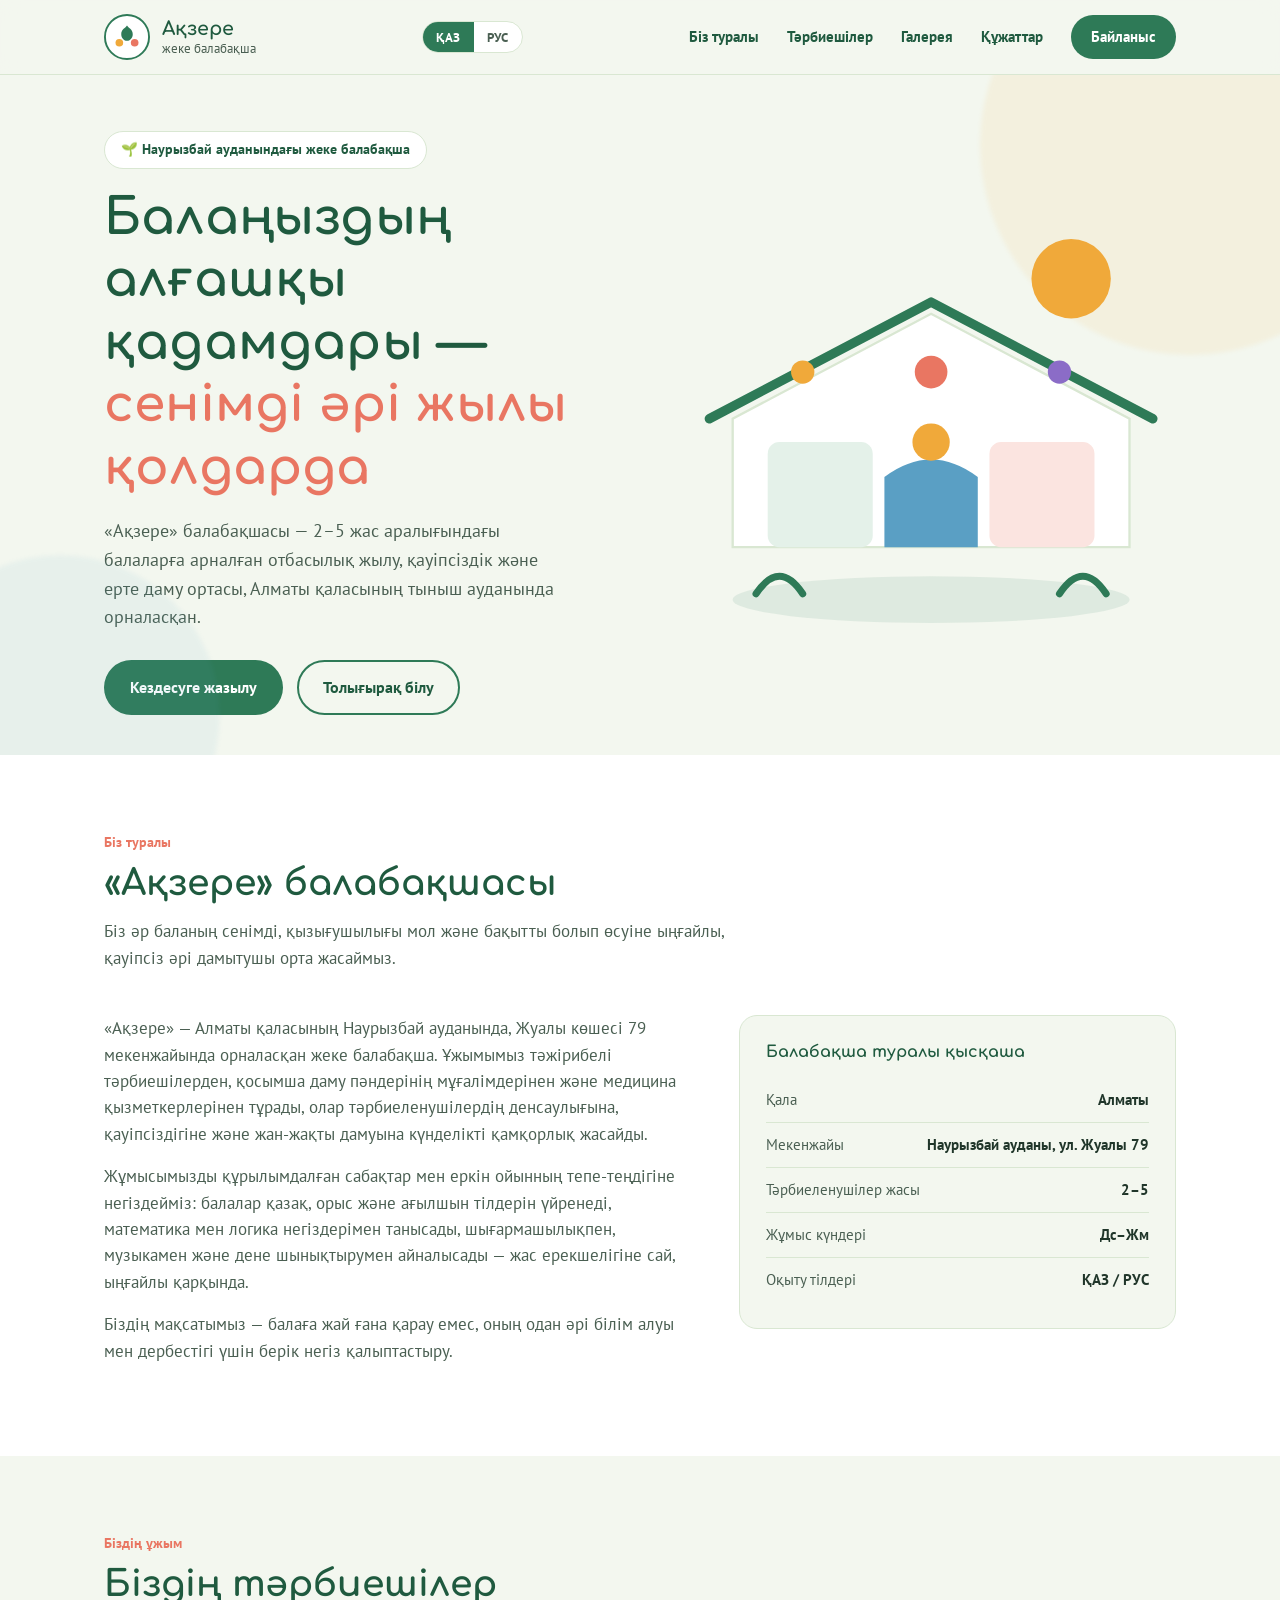
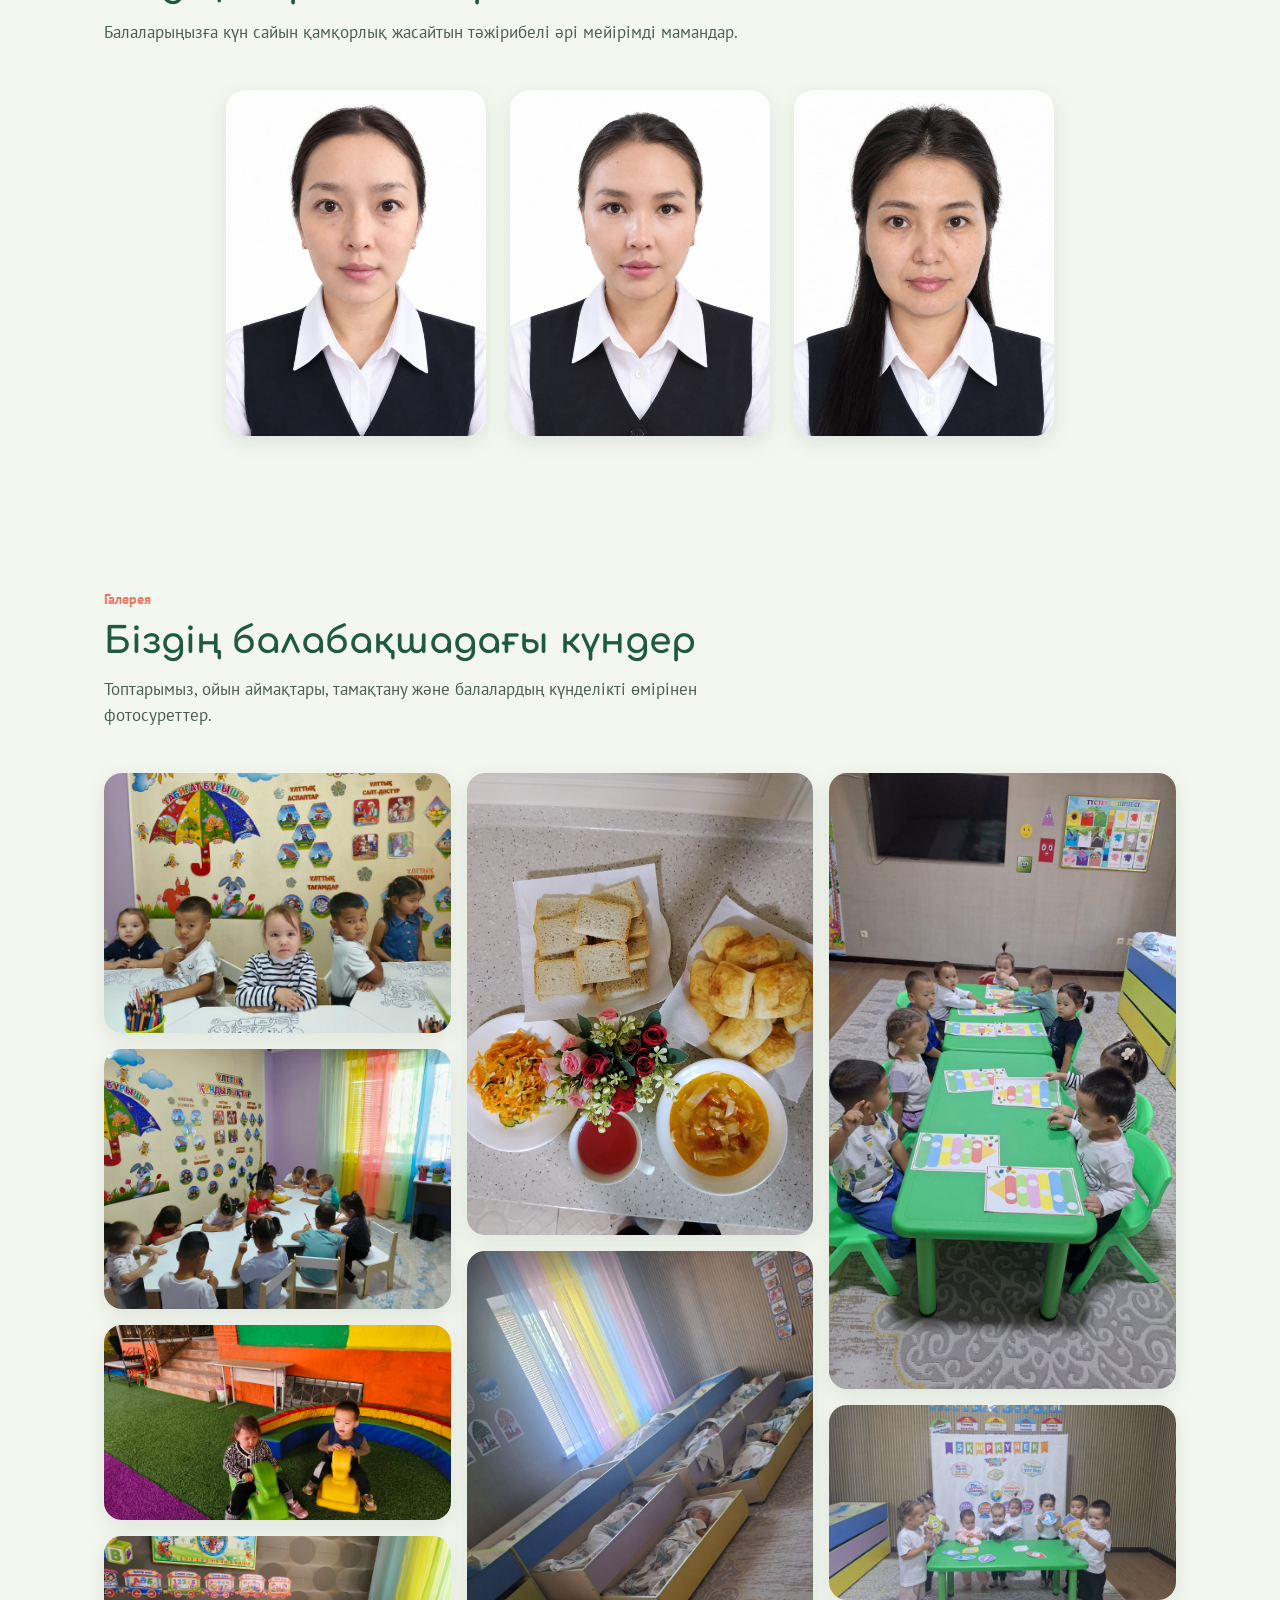
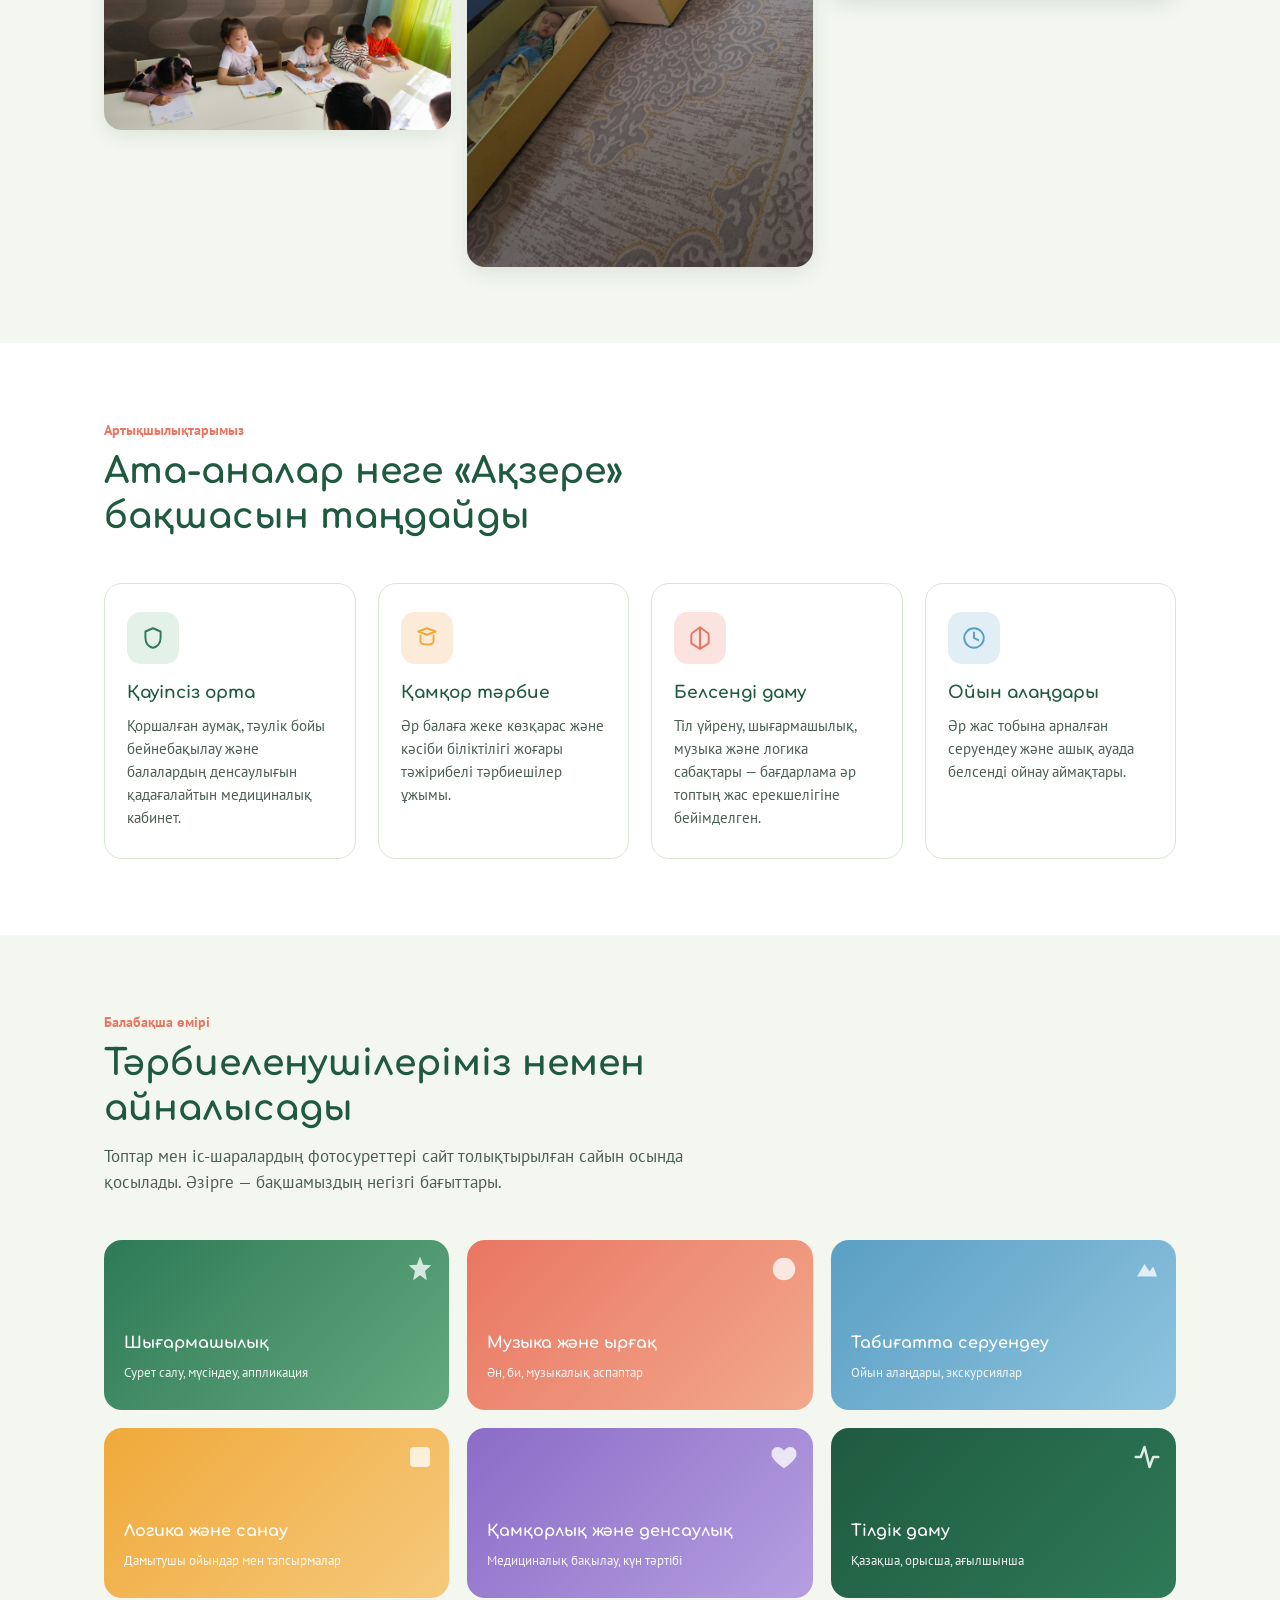
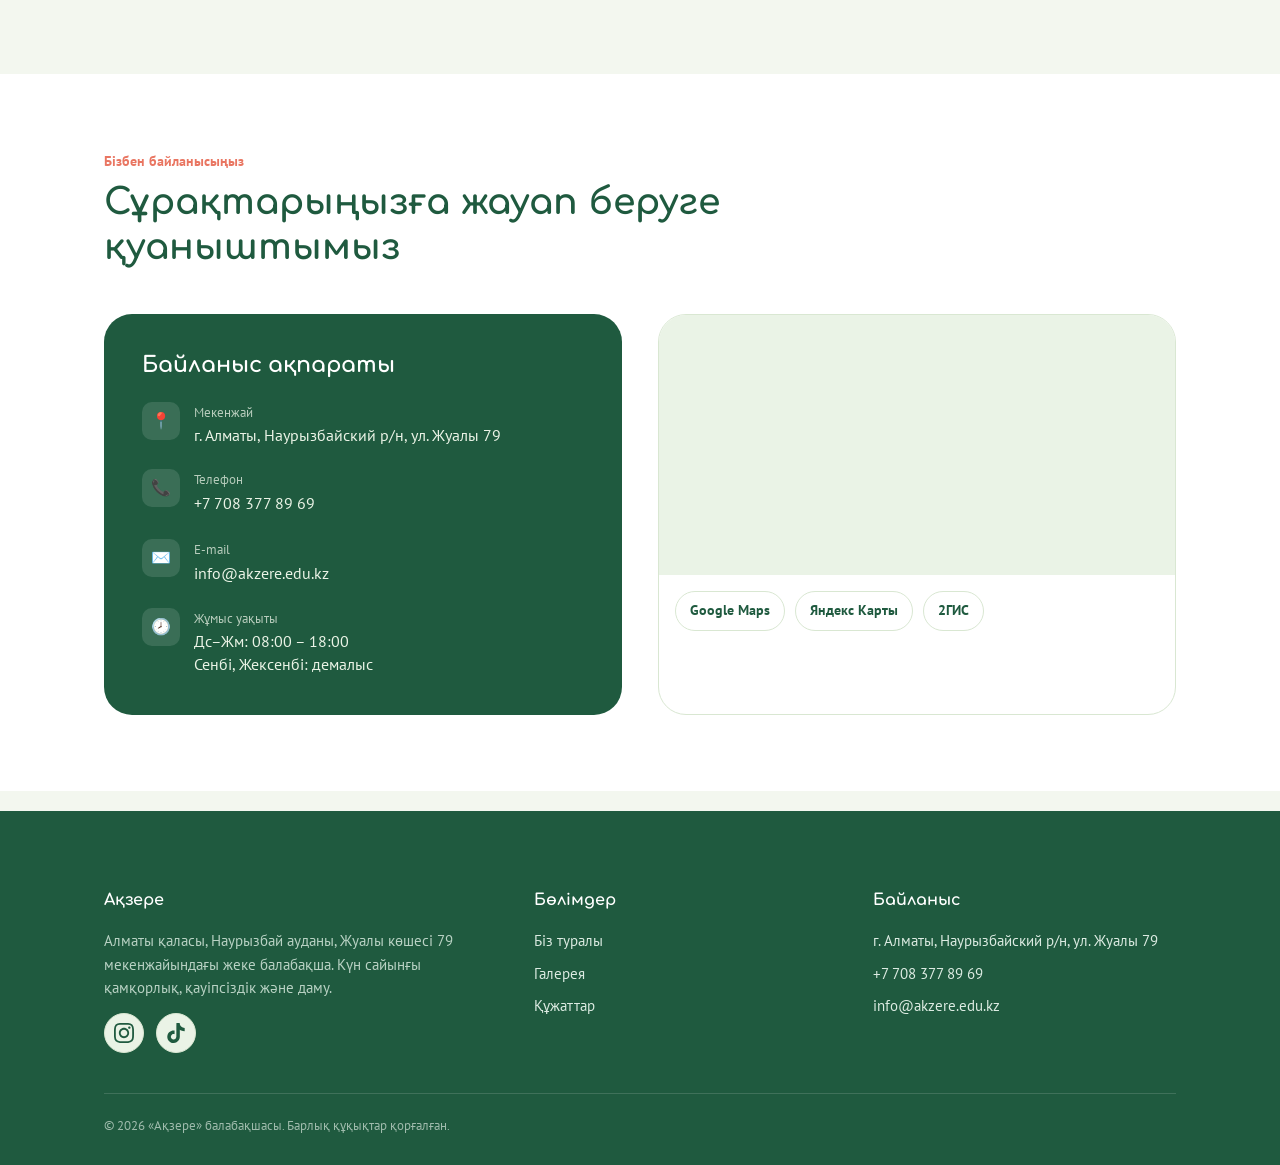
<file: index.html>
<!DOCTYPE html>
<html lang="kk">
<head>
<meta charset="UTF-8">
<meta name="viewport" content="width=device-width, initial-scale=1, viewport-fit=cover">
<title>«Ақзере» балабақшасы</title>
<meta name="description" content="«Ақзере» — Алматы қаласындағы жеке балабақша">
<link rel="preconnect" href="https://fonts.googleapis.com">
<link rel="preconnect" href="https://fonts.gstatic.com" crossorigin>
<link href="https://fonts.googleapis.com/css2?family=Comfortaa:wght@500;700&family=PT+Sans:wght@400;700&display=swap" rel="stylesheet">
<link rel="stylesheet" href="style.css">
<style>
</style>
</head>
<body>

<header class="site">
  <nav class="main">
    <a href="#top" class="brand-row">
      <svg class="emblem" viewBox="0 0 48 48" fill="none" xmlns="http://www.w3.org/2000/svg">
        <circle cx="24" cy="24" r="23" fill="var(--surface)" stroke="var(--primary)" stroke-width="2"/>
        <path d="M24 12c2 3 6 4 6 9 0 4-3 7-6 7s-6-3-6-7c0-5 4-6 6-9Z" fill="var(--primary)"/>
        <circle cx="16" cy="30" r="4" fill="var(--amber)"/>
        <circle cx="32" cy="30" r="4" fill="var(--coral)"/>
      </svg>
      <span class="name brand">Ақзере<small data-i18n="brand.tagline">жеке балабақша</small></span>
    </a>

    <div class="nav-right">
      <div class="lang-switch" role="group" aria-label="Тіл / Язык">
        <button type="button" class="lang-btn" data-lang="kk">ҚАЗ</button>
        <button type="button" class="lang-btn" data-lang="ru">РУС</button>
      </div>
      <button class="burger" id="burgerBtn" aria-label="Меню">
        <span></span><span></span><span></span>
      </button>
    </div>

    <div class="navlinks" id="navLinks">
      <a href="#about" data-i18n="nav.about">Біз туралы</a>
      <a href="#teachers" data-i18n="nav.teachers">Тәрбиешілер</a>
      <a href="#photos" data-i18n="nav.gallery">Галерея</a>
      <a href="documents.html" data-i18n="nav.documents">Құжаттар</a>
      <a href="#contact" class="cta" data-i18n="nav.contact">Байланыс</a>
    </div>
  </nav>
</header>

<main id="top">

  <!-- ===== HERO ===== -->
  <section class="hero" style="padding-top:56px;">
    <svg class="hero-blob" width="420" height="420" style="top:-140px; right:-120px;">
      <circle cx="210" cy="210" r="210" fill="#F0A93A" opacity="0.18"/>
    </svg>
    <svg class="hero-blob" width="320" height="320" style="bottom:-120px; left:-100px;">
      <circle cx="160" cy="160" r="160" fill="#5A9FC4" opacity="0.15"/>
    </svg>
    <div class="wrap">
      <div>
        <span class="eyebrow" data-i18n="hero.eyebrow">🌱 Наурызбай ауданындағы жеке балабақша</span>
        <h1 data-i18n-html="hero.title">Балаңыздың алғашқы қадамдары —<br><span class="accent">сенімді әрі жылы қолдарда</span></h1>
        <p class="lead" data-i18n="hero.lead">«Ақзере» балабақшасы — 2–5 жас аралығындағы балаларға арналған отбасылық жылу, қауіпсіздік және ерте даму ортасы, Алматы қаласының тыныш ауданында орналасқан.</p>
        <div class="hero-ctas">
          <a href="#contact" class="btn btn-primary" data-i18n="hero.cta1">Кездесуге жазылу</a>
          <a href="#about" class="btn btn-ghost" data-i18n="hero.cta2">Толығырақ білу</a>
        </div>
      </div>
      <div class="hero-art">
        <svg viewBox="0 0 420 380" width="100%" xmlns="http://www.w3.org/2000/svg">
          <ellipse cx="210" cy="345" rx="170" ry="20" fill="#2E7A57" opacity="0.10"/>
          <circle cx="330" cy="70" r="34" fill="#F0A93A"/>
          <path d="M40 300 L40 190 L210 100 L380 190 L380 300 Z" fill="#FFFFFF" stroke="#D9E7D2" stroke-width="2"/>
          <rect x="70" y="210" width="90" height="90" rx="10" fill="#E4F1E9"/>
          <rect x="260" y="210" width="90" height="90" rx="10" fill="#FBE4E0"/>
          <path d="M170 300 L170 240 Q210 210 250 240 L250 300 Z" fill="#5A9FC4"/>
          <circle cx="210" cy="150" r="14" fill="#E97662"/>
          <path d="M20 190 L210 90 L400 190" fill="none" stroke="#2E7A57" stroke-width="8" stroke-linecap="round" stroke-linejoin="round"/>
          <circle cx="100" cy="150" r="10" fill="#F0A93A"/>
          <circle cx="320" cy="150" r="10" fill="#8B6CC7"/>
          <path d="M60 340 q20 -30 40 0" stroke="#2E7A57" stroke-width="6" fill="none" stroke-linecap="round"/>
          <path d="M320 340 q20 -30 40 0" stroke="#2E7A57" stroke-width="6" fill="none" stroke-linecap="round"/>
          <circle cx="210" cy="210" r="16" fill="#F0A93A"/>
        </svg>
      </div>
    </div>
  </section>

  <!-- ===== ABOUT ===== -->
  <section id="about" class="alt">
    <div class="wrap">
      <div class="section-head">
        <span class="tag" data-i18n="about.tag">Біз туралы</span>
        <h2 data-i18n="about.title">«Ақзере» балабақшасы</h2>
        <p data-i18n="about.lead">Біз әр баланың сенімді, қызығушылығы мол және бақытты болып өсуіне ыңғайлы, қауіпсіз әрі дамытушы орта жасаймыз.</p>
      </div>
      <div class="about-grid">
        <div>
          <p data-i18n="about.p1">«Ақзере» — Алматы қаласының Наурызбай ауданында, Жуалы көшесі 79 мекенжайында орналасқан жеке балабақша. Ұжымымыз тәжірибелі тәрбиешілерден, қосымша даму пәндерінің мұғалімдерінен және медицина қызметкерлерінен тұрады, олар тәрбиеленушілердің денсаулығына, қауіпсіздігіне және жан-жақты дамуына күнделікті қамқорлық жасайды.</p>
          <p data-i18n="about.p2">Жұмысымызды құрылымдалған сабақтар мен еркін ойынның тепе-теңдігіне негіздейміз: балалар қазақ, орыс және ағылшын тілдерін үйренеді, математика мен логика негіздерімен танысады, шығармашылықпен, музыкамен және дене шынықтырумен айналысады — жас ерекшелігіне сай, ыңғайлы қарқында.</p>
          <p data-i18n="about.p3">Біздің мақсатымыз — балаға жай ғана қарау емес, оның одан әрі білім алуы мен дербестігі үшін берік негіз қалыптастыру.</p>
        </div>
        <div class="fact-card">
          <h3 data-i18n="about.factTitle">Балабақша туралы қысқаша</h3>
          <ul class="fact-list">
            <li><span class="k" data-i18n="about.fact1k">Қала</span><span class="v">Алматы</span></li>
            <li><span class="k" data-i18n="about.fact2k">Мекенжайы</span><span class="v" data-i18n="about.fact2v">Наурызбай ауданы, ул. Жуалы 79</span></li>
            <li><span class="k" data-i18n="about.fact3k">Тәрбиеленушілер жасы</span><span class="v">2–5</span></li>
            <li><span class="k" data-i18n="about.fact4k">Жұмыс күндері</span><span class="v" data-i18n="about.fact4v">Дс–Жм</span></li>
            <li><span class="k" data-i18n="about.fact5k">Оқыту тілдері</span><span class="v" data-i18n="about.fact5v">ҚАЗ / РУС</span></li>
          </ul>
        </div>
      </div>
    </div>
  </section>

  <!-- ===== TEACHERS ===== -->
  <section id="teachers">
    <div class="wrap">
      <div class="section-head">
        <span class="tag" data-i18n="teachers.tag">Біздің ұжым</span>
        <h2 data-i18n="teachers.title">Біздің тәрбиешілер</h2>
        <p data-i18n="teachers.lead">Балаларыңызға күн сайын қамқорлық жасайтын тәжірибелі әрі мейірімді мамандар.</p>
      </div>
      <div class="teachers-grid">
        <div class="teacher-card">
          <div class="teacher-photo"><img src="images/gallery/teacher-1.jpg" alt="Тәрбиеші 1" loading="lazy"></div>
        </div>
        <div class="teacher-card">
          <div class="teacher-photo"><img src="images/gallery/teacher-2.jpg" alt="Тәрбиеші 2" loading="lazy"></div>
        </div>
        <div class="teacher-card">
          <div class="teacher-photo"><img src="images/gallery/teacher-3.jpg" alt="Тәрбиеші 3" loading="lazy"></div>
        </div>
      </div>
    </div>
  </section>

  <!-- ===== PHOTO GALLERY ===== -->
  <section id="photos">
    <div class="wrap">
      <div class="section-head">
        <span class="tag" data-i18n="photos.tag">Галерея</span>
        <h2 data-i18n="photos.title">Біздің балабақшадағы күндер</h2>
        <p data-i18n="photos.lead">Топтарымыз, ойын аймақтары, тамақтану және балалардың күнделікті өмірінен фотосуреттер.</p>
      </div>
      <div class="photo-gallery">
        <button type="button" class="ph" data-full="images/gallery/1.jpg" aria-label="Фото 1"><img src="images/gallery/1.jpg" alt="«Ақзере» балабақшасы — фото 1" loading="lazy"></button>
        <button type="button" class="ph" data-full="images/gallery/2.jpg" aria-label="Фото 2"><img src="images/gallery/2.jpg" alt="«Ақзере» балабақшасы — фото 2" loading="lazy"></button>
        <button type="button" class="ph" data-full="images/gallery/3.jpg" aria-label="Фото 3"><img src="images/gallery/3.jpg" alt="«Ақзере» балабақшасы — фото 3" loading="lazy"></button>
        <button type="button" class="ph" data-full="images/gallery/4.jpg" aria-label="Фото 4"><img src="images/gallery/4.jpg" alt="«Ақзере» балабақшасы — фото 4" loading="lazy"></button>
        <button type="button" class="ph" data-full="images/gallery/5.jpg" aria-label="Фото 5"><img src="images/gallery/5.jpg" alt="«Ақзере» балабақшасы — фото 5" loading="lazy"></button>
        <button type="button" class="ph" data-full="images/gallery/6.jpg" aria-label="Фото 6"><img src="images/gallery/6.jpg" alt="«Ақзере» балабақшасы — фото 6" loading="lazy"></button>
        <button type="button" class="ph" data-full="images/gallery/7.jpg" aria-label="Фото 7"><img src="images/gallery/7.jpg" alt="«Ақзере» балабақшасы — фото 7" loading="lazy"></button>
        <button type="button" class="ph" data-full="images/gallery/8.jpg" aria-label="Фото 8"><img src="images/gallery/8.jpg" alt="«Ақзере» балабақшасы — фото 8" loading="lazy"></button>
      </div>
    </div>
  </section>

  <div class="lb" id="lb" aria-hidden="true">
    <button type="button" class="x" aria-label="Жабу">&times;</button>
    <button type="button" class="p" aria-label="Алдыңғы">&#8249;</button>
    <img alt="">
    <button type="button" class="n" aria-label="Келесі">&#8250;</button>
  </div>

  <!-- ===== ADVANTAGES ===== -->
  <section id="advantages" class="alt">
    <div class="wrap">
      <div class="section-head">
        <span class="tag" data-i18n="adv.tag">Артықшылықтарымыз</span>
        <h2 data-i18n="adv.title">Ата-аналар неге «Ақзере» бақшасын таңдайды</h2>
      </div>
      <div class="adv-grid">
        <div class="adv-card">
          <div class="icon-wrap">
            <svg width="26" height="26" viewBox="0 0 24 24" fill="none"><path d="M12 3l7 3v6c0 5-3 8.5-7 9-4-.5-7-4-7-9V6l7-3Z" stroke="#2E7A57" stroke-width="1.8" stroke-linejoin="round"/></svg>
          </div>
          <h3 data-i18n="adv.c1t">Қауіпсіз орта</h3>
          <p data-i18n="adv.c1p">Қоршалған аумақ, тәулік бойы бейнебақылау және балалардың денсаулығын қадағалайтын медициналық кабинет.</p>
        </div>
        <div class="adv-card">
          <div class="icon-wrap">
            <svg width="26" height="26" viewBox="0 0 24 24" fill="none"><path d="M4 6l8-3 8 3-8 3-8-3Z" stroke="#F0A93A" stroke-width="1.8" stroke-linejoin="round"/><path d="M6 9v6c0 2 3 3 6 3s6-1 6-3V9" stroke="#F0A93A" stroke-width="1.8"/></svg>
          </div>
          <h3 data-i18n="adv.c2t">Қамқор тәрбие</h3>
          <p data-i18n="adv.c2p">Әр балаға жеке көзқарас және кәсіби біліктілігі жоғары тәжірибелі тәрбиешілер ұжымы.</p>
        </div>
        <div class="adv-card">
          <div class="icon-wrap">
            <svg width="26" height="26" viewBox="0 0 24 24" fill="none"><path d="M12 2v20M4 8l8-6 8 6M4 8v9l8 5 8-5V8" stroke="#E97662" stroke-width="1.8" stroke-linejoin="round"/></svg>
          </div>
          <h3 data-i18n="adv.c3t">Белсенді даму</h3>
          <p data-i18n="adv.c3p">Тіл үйрену, шығармашылық, музыка және логика сабақтары — бағдарлама әр топтың жас ерекшелігіне бейімделген.</p>
        </div>
        <div class="adv-card">
          <div class="icon-wrap">
            <svg width="26" height="26" viewBox="0 0 24 24" fill="none"><circle cx="12" cy="12" r="9" stroke="#5A9FC4" stroke-width="1.8"/><path d="M12 7v5l4 2" stroke="#5A9FC4" stroke-width="1.8" stroke-linecap="round"/></svg>
          </div>
          <h3 data-i18n="adv.c4t">Ойын алаңдары</h3>
          <p data-i18n="adv.c4p">Әр жас тобына арналған серуендеу және ашық ауада белсенді ойнау аймақтары.</p>
        </div>
      </div>
    </div>
  </section>

  <!-- ===== GALLERY ===== -->
  <section id="gallery">
    <div class="wrap">
      <div class="section-head">
        <span class="tag" data-i18n="gal.tag">Балабақша өмірі</span>
        <h2 data-i18n="gal.title">Тәрбиеленушілеріміз немен айналысады</h2>
        <p data-i18n="gal.lead">Топтар мен іс-шаралардың фотосуреттері сайт толықтырылған сайын осында қосылады. Әзірге — бақшамыздың негізгі бағыттары.</p>
      </div>
      <div class="gal-grid">
        <div class="gal-card g1"><svg width="30" height="30" viewBox="0 0 24 24" fill="none"><path d="M12 2l2.5 6.5L21 9l-5 4.5L17.5 21 12 17l-5.5 4L8 13.5 3 9l6.5-.5L12 2Z" fill="#fff" opacity="0.9"/></svg><h4 data-i18n="gal.g1t">Шығармашылық</h4><span data-i18n="gal.g1d">Сурет салу, мүсіндеу, аппликация</span></div>
        <div class="gal-card g2"><svg width="30" height="30" viewBox="0 0 24 24" fill="none"><circle cx="12" cy="12" r="9" fill="#fff" opacity="0.9"/></svg><h4 data-i18n="gal.g2t">Музыка және ырғақ</h4><span data-i18n="gal.g2d">Ән, би, музыкалық аспаптар</span></div>
        <div class="gal-card g3"><svg width="30" height="30" viewBox="0 0 24 24" fill="none"><path d="M4 18l6-10 4 6 3-4 3 8H4Z" fill="#fff" opacity="0.9"/></svg><h4 data-i18n="gal.g3t">Табиғатта серуендеу</h4><span data-i18n="gal.g3d">Ойын алаңдары, экскурсиялар</span></div>
        <div class="gal-card g4"><svg width="30" height="30" viewBox="0 0 24 24" fill="none"><rect x="4" y="4" width="16" height="16" rx="3" fill="#fff" opacity="0.9"/></svg><h4 data-i18n="gal.g4t">Логика және санау</h4><span data-i18n="gal.g4d">Дамытушы ойындар мен тапсырмалар</span></div>
        <div class="gal-card g5"><svg width="30" height="30" viewBox="0 0 24 24" fill="none"><path d="M12 21s-7-4.5-9.5-9C1 8 3 4 7 4c2 0 4 1.5 5 3 1-1.5 3-3 5-3 4 0 6 4 4.5 8-2.5 4.5-9.5 9-9.5 9Z" fill="#fff" opacity="0.9"/></svg><h4 data-i18n="gal.g5t">Қамқорлық және денсаулық</h4><span data-i18n="gal.g5d">Медициналық бақылау, күн тәртібі</span></div>
        <div class="gal-card g6"><svg width="30" height="30" viewBox="0 0 24 24" fill="none"><path d="M3 12h4l3-8 4 16 3-8h4" stroke="#fff" stroke-width="2" fill="none" stroke-linecap="round" stroke-linejoin="round"/></svg><h4 data-i18n="gal.g6t">Тілдік даму</h4><span data-i18n="gal.g6d">Қазақша, орысша, ағылшынша</span></div>
      </div>
    </div>
  </section>

  <!-- ===== CONTACT ===== -->
  <section id="contact" class="alt">
    <div class="wrap">
      <div class="section-head">
        <span class="tag" data-i18n="contact.tag">Бізбен байланысыңыз</span>
        <h2 data-i18n="contact.title">Сұрақтарыңызға жауап беруге қуаныштымыз</h2>
      </div>
      <div class="contact-grid">
        <div class="contact-card">
          <h3 data-i18n="contact.cardTitle">Байланыс ақпараты</h3>
          <div class="contact-row">
            <div class="ic">📍</div>
            <div>
              <div class="label" data-i18n="contact.addrLabel">Мекенжай</div>
              <div class="txt" data-i18n="contact.addrValue">г. Алматы, Наурызбайский р/н, ул. Жуалы 79</div>
            </div>
          </div>
          <div class="contact-row">
            <div class="ic">📞</div>
            <div>
              <div class="label" data-i18n="contact.phoneLabel">Телефон</div>
              <a href="tel:+77083778969">+7 708 377 89 69</a>
            </div>
          </div>
          <div class="contact-row">
            <div class="ic">✉️</div>
            <div>
              <div class="label">E-mail</div>
              <a href="mailto:info@akzere.edu.kz">info@akzere.edu.kz</a>
            </div>
          </div>
          <div class="contact-row">
            <div class="ic">🕗</div>
            <div>
              <div class="label" data-i18n="contact.hoursLabel">Жұмыс уақыты</div>
              <div class="txt" data-i18n-html="contact.hoursValue">Дс–Жм: 08:00 – 18:00<br>Сенбі, Жексенбі: демалыс</div>
            </div>
          </div>
        </div>

        <div class="map-card">
          <iframe
            class="map-frame"
            title="Map"
            src="https://www.openstreetmap.org/export/embed.html?bbox=76.7850%2C43.2230%2C76.8000%2C43.2340&amp;layer=mapnik&amp;marker=43.228782%2C76.792841"
            loading="lazy"
            referrerpolicy="no-referrer-when-downgrade">
          </iframe>
          <div class="map-links">
            <a href="https://www.google.com/maps/search/?api=1&amp;query=Алматы+Наурызбайский+район+улица+Жуалы+79" target="_blank" rel="noopener">Google Maps</a>
            <a href="https://yandex.ru/maps/?text=Алматы%20Наурызбайский%20район%20улица%20Жуалы%2079" target="_blank" rel="noopener">Яндекс Карты</a>
            <a href="https://2gis.kz/almaty/search/Алматы%20Наурызбайский%20район%20улица%20Жуалы%2079" target="_blank" rel="noopener">2ГИС</a>
          </div>
        </div>

      </div>
    </div>
  </section>

</main>

<footer>
  <div class="wrap">
    <div class="foot-grid">
      <div>
        <h4>Ақзере</h4>
        <p data-i18n="footer.about">Алматы қаласы, Наурызбай ауданы, Жуалы көшесі 79 мекенжайындағы жеке балабақша. Күн сайынғы қамқорлық, қауіпсіздік және даму.</p>
        
        <!-- Блок социальных сетей с SVG-иконками -->
        <div class="social-links">
          <!-- Instagram -->
          <a href="https://www.instagram.com/akzere_balabaqsha" target="_blank" rel="noopener noreferrer" class="social-btn" aria-label="Instagram">
            <svg viewBox="0 0 24 24">
              <path d="M12 2.163c3.204 0 3.584.012 4.85.07 3.252.148 4.771 1.691 4.919 4.919.058 1.265.069 1.645.069 4.849 0 3.205-.012 3.584-.069 4.849-.149 3.225-1.664 4.771-4.919 4.919-1.266.058-1.644.07-4.85.07-3.204 0-3.584-.012-4.849-.07-3.26-.149-4.771-1.699-4.919-4.92-.058-1.265-.07-1.644-.07-4.849 0-3.204.013-3.583.07-4.849.149-3.227 1.664-4.771 4.919-4.919 1.266-.057 1.645-.069 4.849-.069zm0-2.163c-3.259 0-3.667.014-4.947.072-4.358.2-6.78 2.618-6.98 6.98-.059 1.281-.073 1.689-.073 4.948 0 3.259.014 3.668.072 4.948.2 4.358 2.618 6.78 6.98 6.98 1.281.058 1.689.072 4.948.072 3.259 0 3.668-.014 4.948-.072 4.354-.2 6.782-2.618 6.979-6.98.059-1.28.073-1.689.073-4.948 0-3.259-.014-3.667-.072-4.947-.196-4.354-2.617-6.78-6.979-6.98-1.281-.059-1.69-.073-4.949-.073zm0 5.838c-3.403 0-6.162 2.759-6.162 6.162s2.759 6.163 6.162 6.163 6.162-2.759 6.162-6.163c0-3.403-2.759-6.162-6.162-6.162zm0 10.162c-2.209 0-4-1.79-4-4 0-2.209 1.791-4 4-4s4 1.791 4 4c0 2.21-1.791 4-4 4zm6.406-11.845c-.796 0-1.441.645-1.441 1.44s.645 1.44 1.441 1.44c.795 0 1.439-.645 1.439-1.44s-.644-1.44-1.439-1.44z"/>
            </svg>
          </a>

          <!-- TikTok -->
          <a href="https://www.tiktok.com/@user7842803865869" target="_blank" rel="noopener noreferrer" class="social-btn" aria-label="TikTok">
            <svg viewBox="0 0 24 24">
              <path d="M12.525.02c1.31-.02 2.61-.01 3.91-.02.08 1.53.63 3.09 1.75 4.17 1.12 1.11 2.7 1.62 4.24 1.79v4.03c-1.44-.05-2.89-.35-4.2-.97-.57-.26-1.1-.59-1.62-.93-.01 2.92.01 5.84-.02 8.75-.08 1.4-.54 2.79-1.35 3.94-1.31 1.92-3.58 3.17-5.91 3.21-1.43.08-2.86-.31-4.08-1.03-2.02-1.19-3.44-3.37-3.65-5.71-.02-.5-.03-1-.01-1.49.18-1.9 1.12-3.72 2.58-4.96 1.66-1.44 3.98-2.13 6.15-1.72.02 1.48-.04 2.96-.04 4.44-.99-.32-2.15-.23-3.02.37-.82.56-1.36 1.49-1.41 2.49-.1 1.39.73 2.72 2.02 3.17 1.23.45 2.68.12 3.58-.8.64-.66.97-1.57.97-2.49.02-4.14.01-8.28.01-12.42z"/>
            </svg>
          </a>
        </div>
      </div>

      <div>
        <h4 data-i18n="footer.sections">Бөлімдер</h4>
        <ul>
          <li><a href="index.html#about" data-i18n="nav.about">Біз туралы</a></li>
          <li><a href="index.html#photos" data-i18n="nav.gallery">Галерея</a></li>
          <li><a href="documents.html" data-i18n="nav.documents">Құжаттар</a></li>
        </ul>
      </div>

      <div>
        <h4 data-i18n="footer.contacts">Байланыс</h4>
        <ul>
          <li data-i18n="topbar.city">г. Алматы, Наурызбайский р/н, ул. Жуалы 79</li>
          <li><a href="tel:+77083778969">+7 708 377 89 69</a></li>
          <li><a href="mailto:info@akzere.edu.kz">info@akzere.edu.kz</a></li>
        </ul>
      </div>
    </div>

    <div class="foot-bottom">
      <span data-i18n="footer.copy">© 2026 «Ақзере» балабақшасы. Барлық құқықтар қорғалған.</span>
    </div>
  </div>
</footer>

<script src="script.js"></script>
<script>
(function(){
  var lb=document.getElementById('lb'),img=lb.querySelector('img');
  var items=[].slice.call(document.querySelectorAll('.photo-gallery .ph')),cur=0;
  function show(i){cur=(i+items.length)%items.length;img.src=items[cur].dataset.full;}
  function open(i){show(i);lb.classList.add('open');document.body.style.overflow='hidden';}
  function close(){lb.classList.remove('open');document.body.style.overflow='';}
  items.forEach(function(b,i){b.addEventListener('click',function(){open(i)})});
  lb.querySelector('.x').onclick=close;
  lb.querySelector('.p').onclick=function(e){e.stopPropagation();show(cur-1)};
  lb.querySelector('.n').onclick=function(e){e.stopPropagation();show(cur+1)};
  lb.addEventListener('click',function(e){if(e.target===lb||e.target===img)close()});
  document.addEventListener('keydown',function(e){
    if(!lb.classList.contains('open'))return;
    if(e.key==='Escape')close();
    if(e.key==='ArrowLeft')show(cur-1);
    if(e.key==='ArrowRight')show(cur+1);
  });
})();
</script>
</body>
</html>
</file>
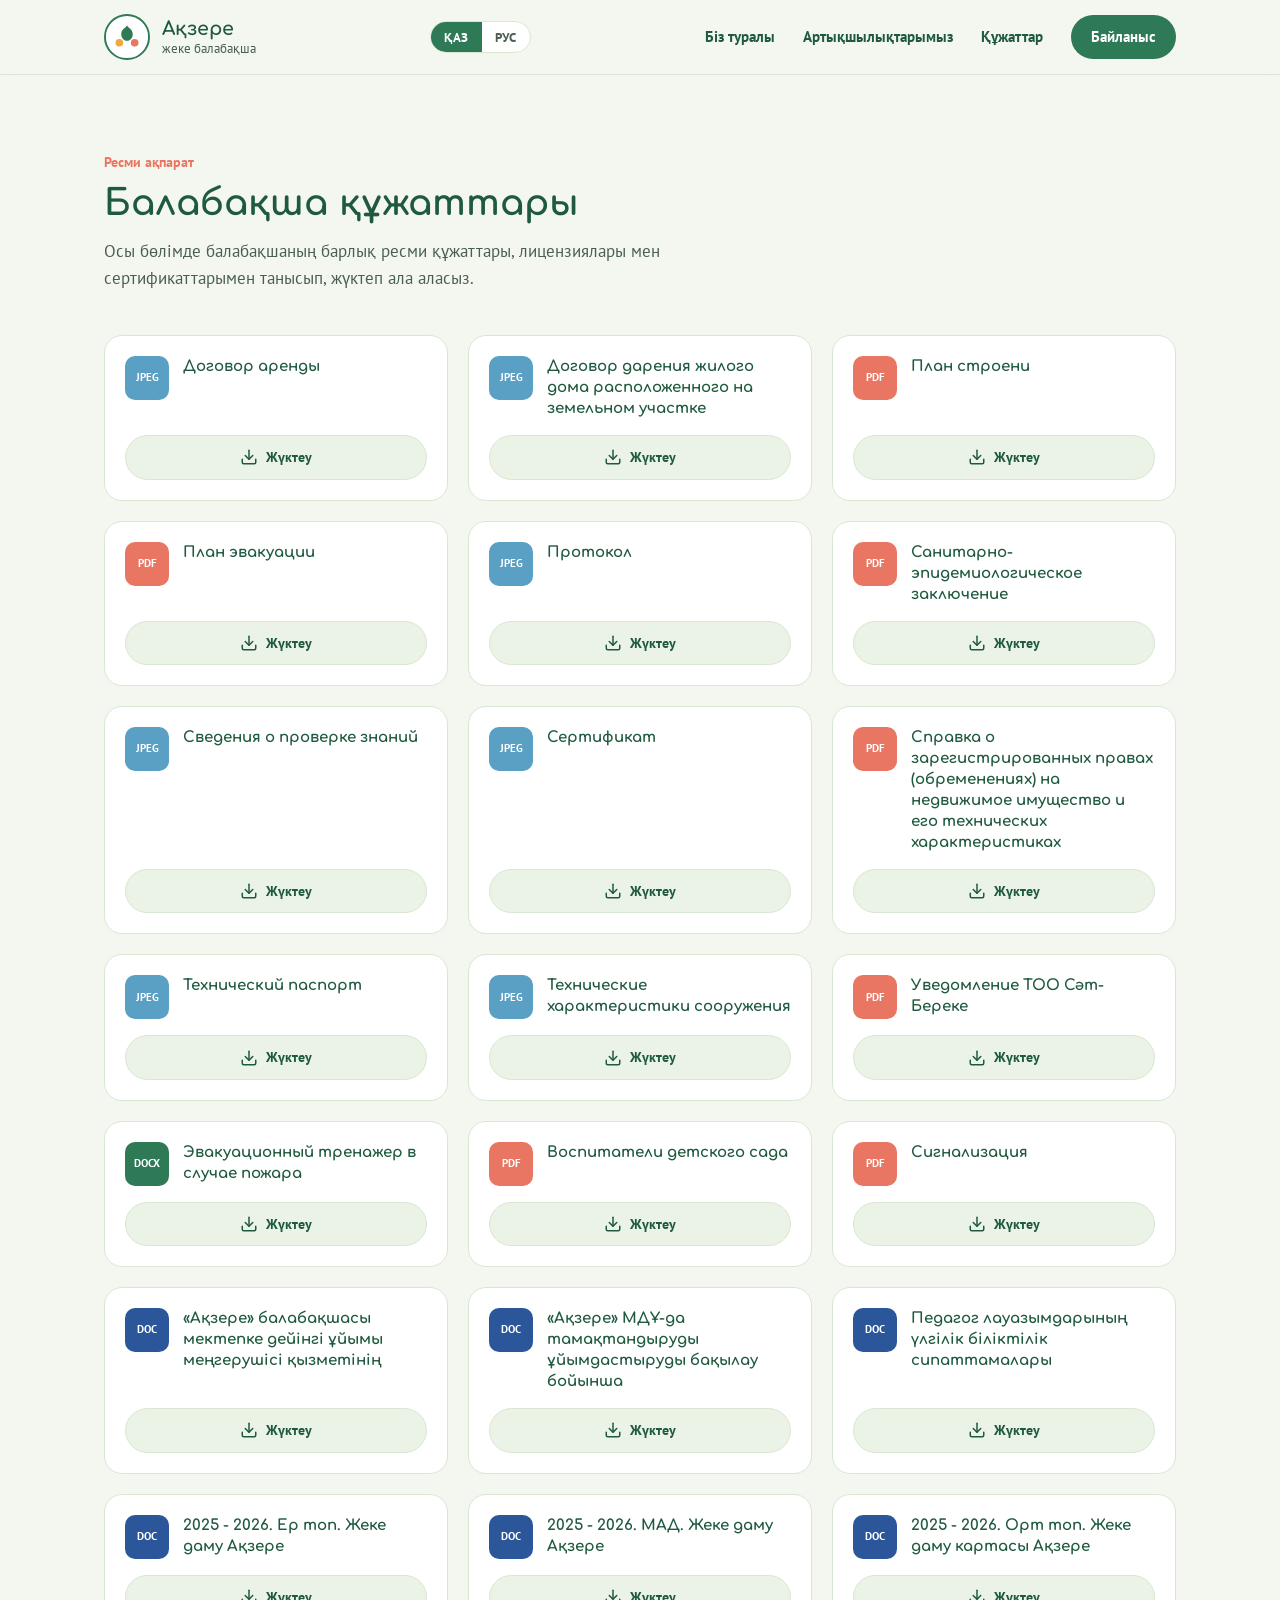
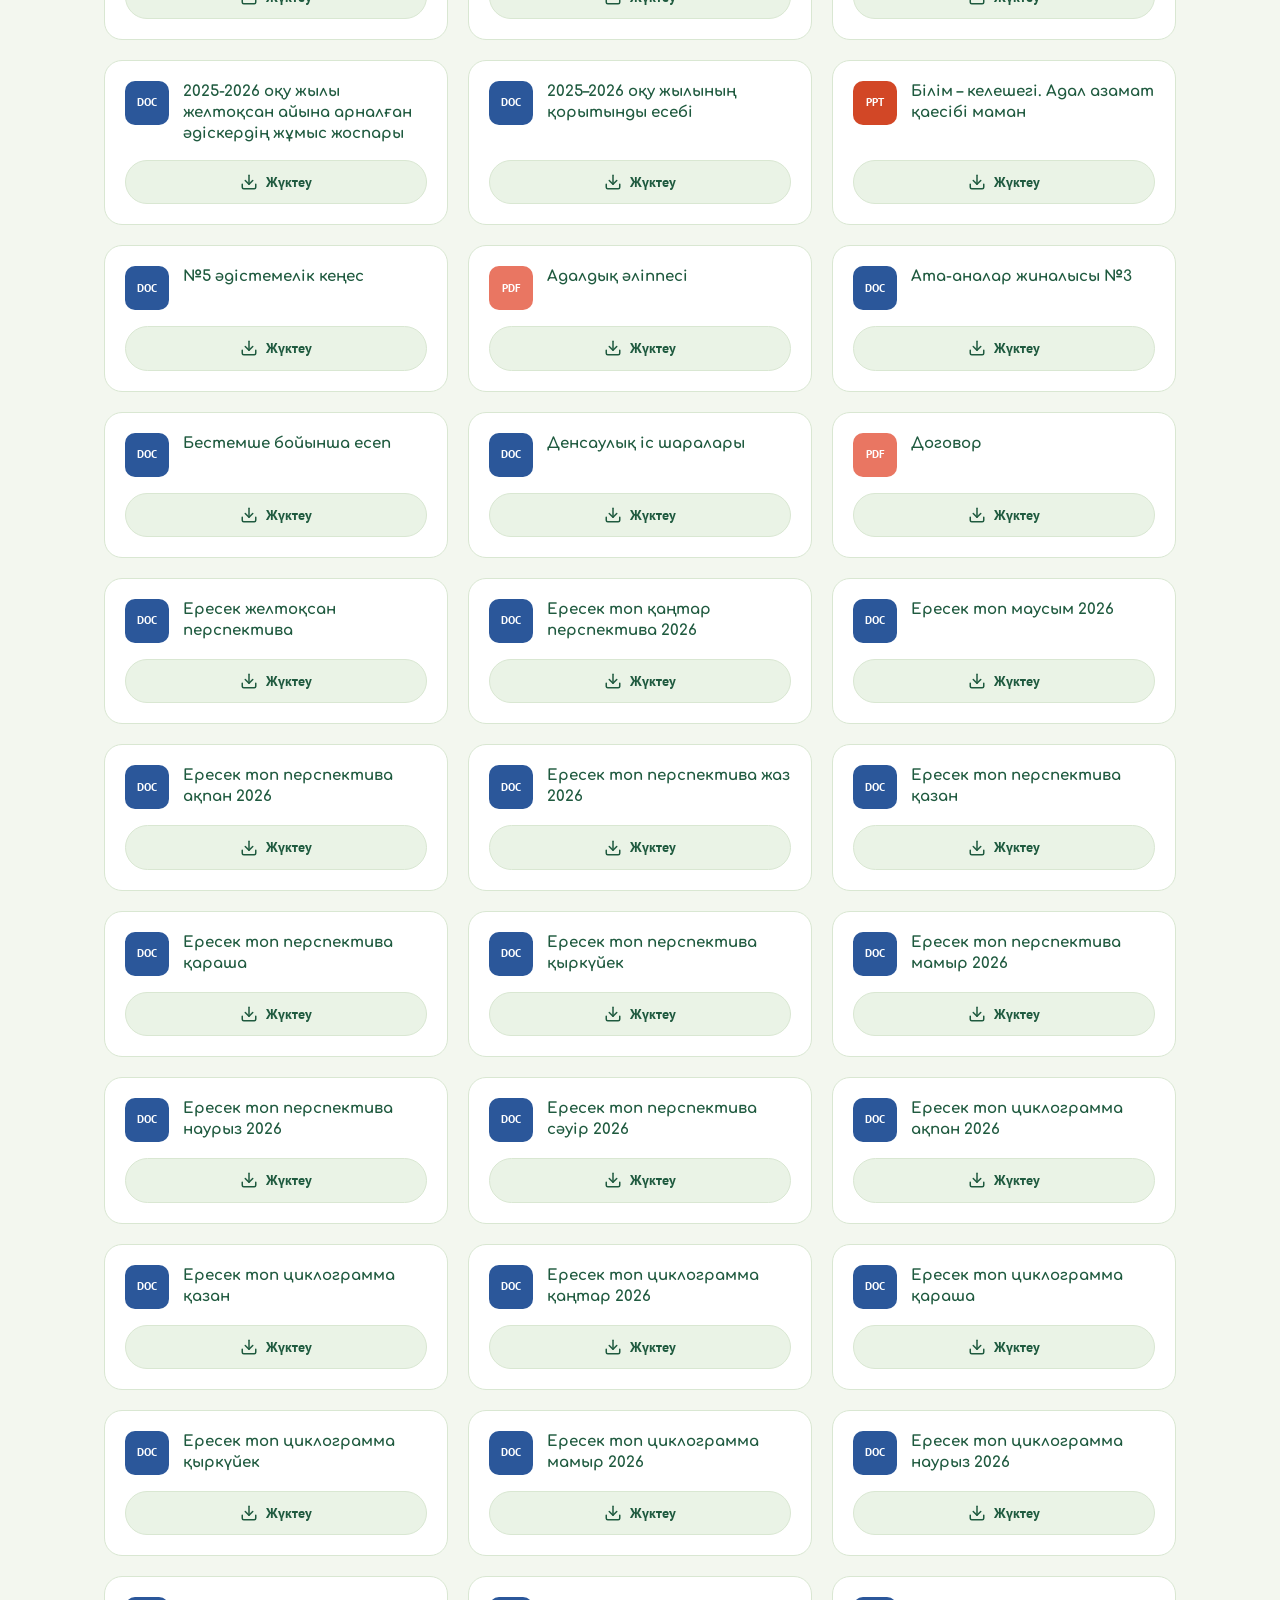
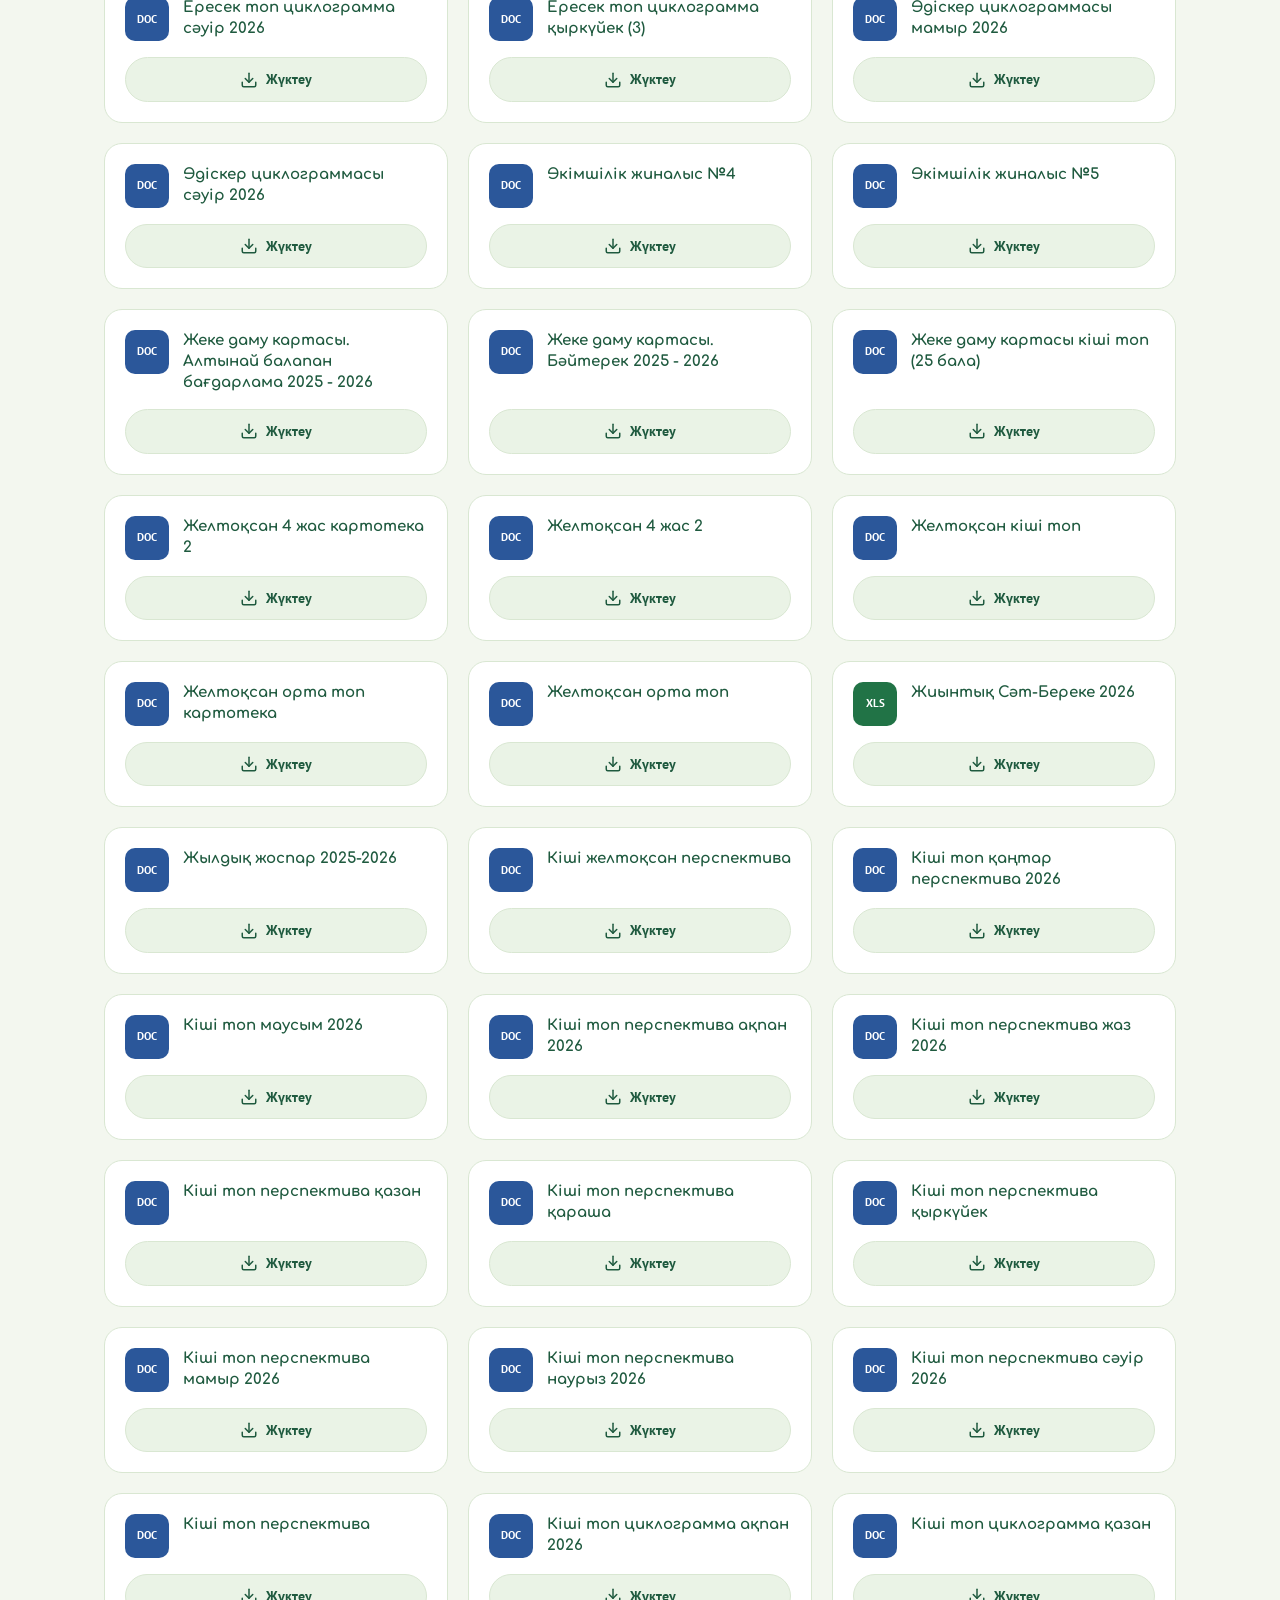
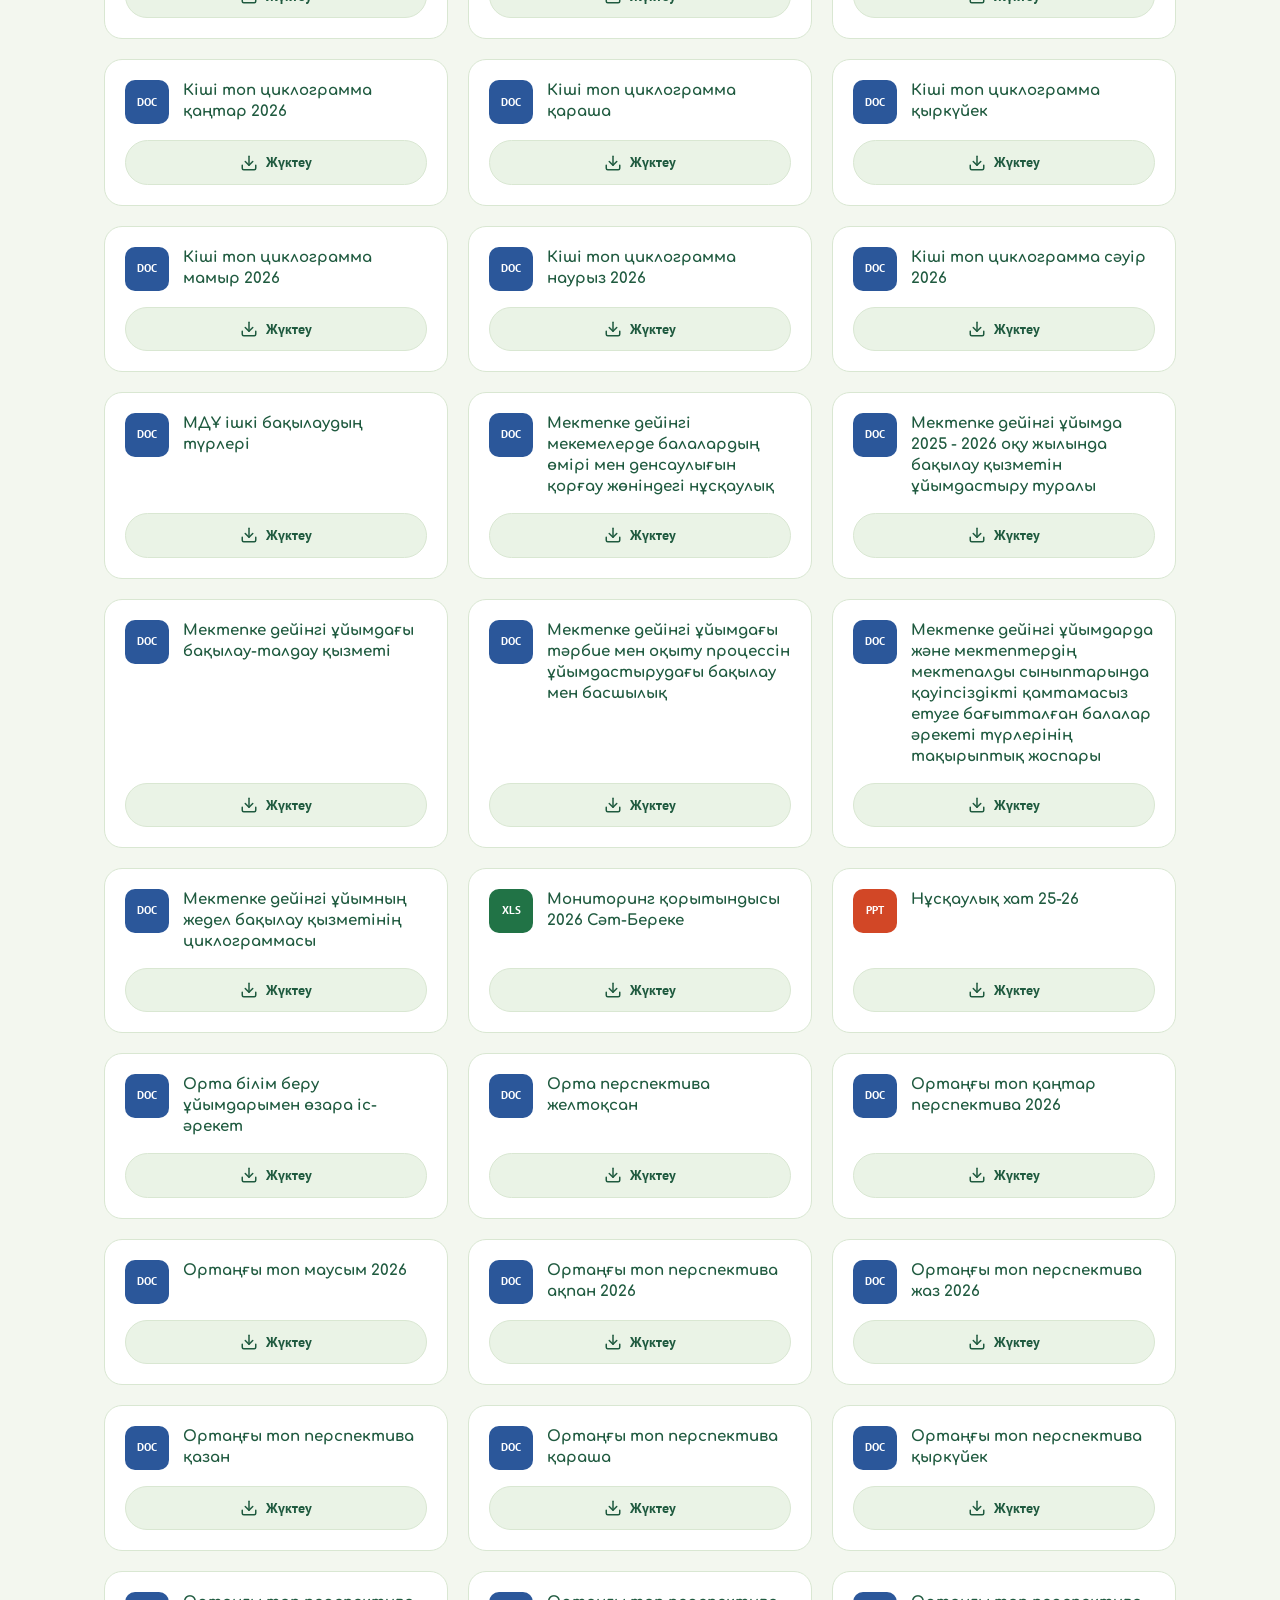
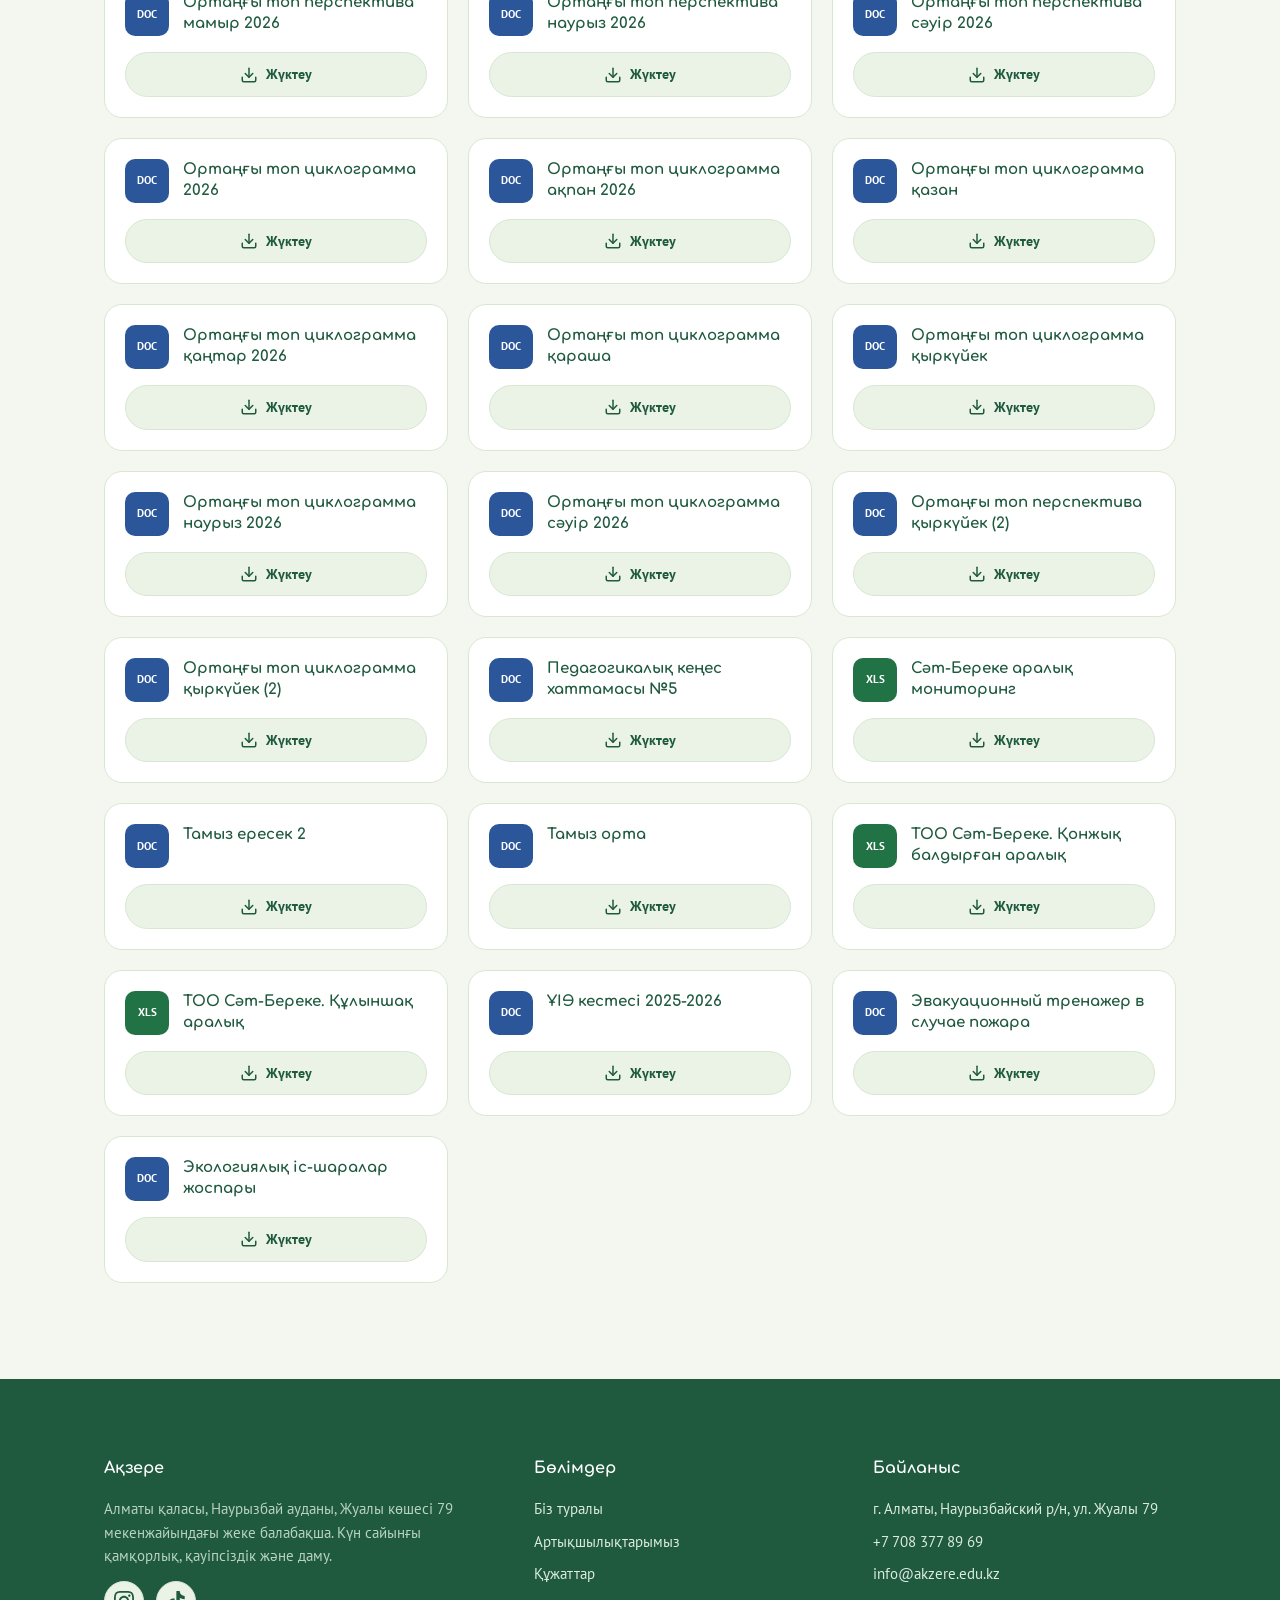
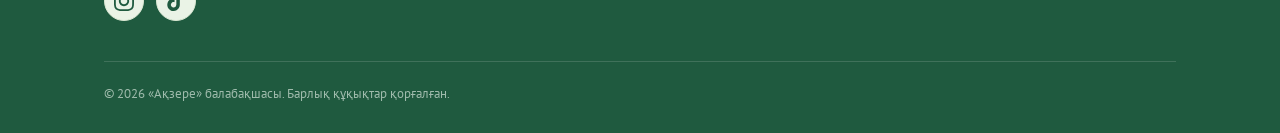
<file: documents.html>
<!DOCTYPE html>
<html lang="kk">
<head>
<meta charset="UTF-8">
<meta name="viewport" content="width=device-width, initial-scale=1, viewport-fit=cover">
<title data-i18n="docs.pageTitle">Құжаттар — «Ақзере» балабақшасы</title>
<meta name="description" content="«Ақзере» балабақшасының ресми құжаттары">
<link rel="preconnect" href="https://fonts.googleapis.com">
<link rel="preconnect" href="https://fonts.gstatic.com" crossorigin>
<link href="https://fonts.googleapis.com/css2?family=Comfortaa:wght@500;700&family=PT+Sans:wght@400;700&display=swap" rel="stylesheet">
<link rel="stylesheet" href="style.css">
<style>
  .docs-grid {
    display: grid;
    grid-template-columns: repeat(auto-fill, minmax(320px, 1fr));
    gap: 20px;
    margin-top: 32px;
  }
  .doc-card {
    background: var(--surface);
    border: 1px solid var(--line);
    border-radius: var(--radius-md);
    padding: 20px;
    display: flex;
    flex-direction: column;
    justify-content: space-between;
    gap: 16px;
    transition: transform 0.2s ease, box-shadow 0.2s ease;
  }
  .doc-card:hover {
    transform: translateY(-3px);
    box-shadow: 0 10px 24px rgba(31, 90, 63, 0.08);
  }
  .doc-info {
    display: flex;
    align-items: flex-start;
    gap: 14px;
  }
  .doc-badge {
    width: 44px;
    height: 44px;
    border-radius: 10px;
    display: flex;
    align-items: center;
    justify-content: center;
    font-size: 11px;
    font-weight: 700;
    color: #fff;
    flex: none;
    text-transform: uppercase;
  }
  .badge-pdf { background: #E97662; }
  .badge-jpeg { background: #5A9FC4; }
  .badge-docx { background: #2E7A57; }

  .doc-title {
    font-size: 15px;
    font-weight: 700;
    color: var(--primary-dark);
    margin: 0;
    line-height: 1.4;
  }
  .doc-download {
    display: inline-flex;
    align-items: center;
    justify-content: center;
    gap: 8px;
    width: 100%;
    padding: 10px 16px;
    border-radius: 999px;
    background: var(--surface-tint);
    color: var(--primary-dark);
    font-size: 14px;
    font-weight: 700;
    border: 1px solid var(--line);
    text-decoration: none;
    transition: background 0.2s ease, color 0.2s ease;
  }
  .doc-download:hover {
    background: var(--primary);
    color: #fff;
    border-color: var(--primary);
  }
</style>
</head>
<body>

<header class="site">
  <nav class="main">
    <a href="index.html" class="brand-row">
      <svg class="emblem" viewBox="0 0 48 48" fill="none" xmlns="http://www.w3.org/2000/svg">
        <circle cx="24" cy="24" r="23" fill="var(--surface)" stroke="var(--primary)" stroke-width="2"/>
        <path d="M24 12c2 3 6 4 6 9 0 4-3 7-6 7s-6-3-6-7c0-5 4-6 6-9Z" fill="var(--primary)"/>
        <circle cx="16" cy="30" r="4" fill="var(--amber)"/>
        <circle cx="32" cy="30" r="4" fill="var(--coral)"/>
      </svg>
      <span class="name brand">Ақзере<small data-i18n="brand.tagline">жеке балабақша</small></span>
    </a>

    <div class="nav-right">
      <div class="lang-switch" role="group" aria-label="Тіл / Язык">
        <button type="button" class="lang-btn" data-lang="kk">ҚАЗ</button>
        <button type="button" class="lang-btn" data-lang="ru">РУС</button>
      </div>
      <button class="burger" id="burgerBtn" aria-label="Меню">
        <span></span><span></span><span></span>
      </button>
    </div>

    <div class="navlinks" id="navLinks">
      <a href="index.html#about" data-i18n="nav.about">Біз туралы</a>
      <a href="index.html#advantages" data-i18n="nav.advantages">Артықшылықтарымыз</a>
      <a href="documents.html" class="active" data-i18n="nav.documents">Құжаттар</a>
      <a href="index.html#contact" class="cta" data-i18n="nav.contact">Байланыс</a>
    </div>
  </nav>
</header>

<main>
  <section>
    <div class="wrap">
      <div class="section-head">
        <span class="tag" data-i18n="docs.tag">Ресми ақпарат</span>
        <h2 data-i18n="docs.title">Балабақша құжаттары</h2>
        <p data-i18n="docs.lead">Осы бөлімде балабақшаның барлық ресми құжаттары, лицензиялары мен сертификаттарымен танысып, жүктеп ала аласыз.</p>
      </div>

      <div class="docs-grid">

        <!-- 1. Договор аренды -->
        <div class="doc-card">
          <div class="doc-info">
            <div class="doc-badge badge-jpeg">JPEG</div>
            <h3 class="doc-title" data-i18n="doc.rent">Договор аренды</h3>
          </div>
          <a href="documents/Договор аренды.jpeg" target="_blank" rel="noopener noreferrer" download class="doc-download">
            <svg width="18" height="18" viewBox="0 0 24 24" fill="none" stroke="currentColor" stroke-width="2" stroke-linecap="round" stroke-linejoin="round"><path d="M21 15v4a2 2 0 0 1-2 2H5a2 2 0 0 1-2-2v-4"/><polyline points="7 10 12 15 17 10"/><line x1="12" y1="15" x2="12" y2="3"/></svg>
            <span data-i18n="docs.downloadBtn">Жүктеу</span>
          </a>
        </div>

        <!-- 2. Договор дарения -->
        <div class="doc-card">
          <div class="doc-info">
            <div class="doc-badge badge-jpeg">JPEG</div>
            <h3 class="doc-title" data-i18n="doc.gift">Договор дарения жилого дома расположенного на земельном участке</h3>
          </div>
          <a href="documents/Договор дарения жилого дома расположенного на земельном участке.jpeg" target="_blank" rel="noopener noreferrer" download class="doc-download">
            <svg width="18" height="18" viewBox="0 0 24 24" fill="none" stroke="currentColor" stroke-width="2" stroke-linecap="round" stroke-linejoin="round"><path d="M21 15v4a2 2 0 0 1-2 2H5a2 2 0 0 1-2-2v-4"/><polyline points="7 10 12 15 17 10"/><line x1="12" y1="15" x2="12" y2="3"/></svg>
            <span data-i18n="docs.downloadBtn">Жүктеу</span>
          </a>
        </div>

        <!-- 3. План строени -->
        <div class="doc-card">
          <div class="doc-info">
            <div class="doc-badge badge-pdf">PDF</div>
            <h3 class="doc-title" data-i18n="doc.buildingPlan">План строени</h3>
          </div>
          <a href="documents/План строени.pdf" target="_blank" rel="noopener noreferrer" download class="doc-download">
            <svg width="18" height="18" viewBox="0 0 24 24" fill="none" stroke="currentColor" stroke-width="2" stroke-linecap="round" stroke-linejoin="round"><path d="M21 15v4a2 2 0 0 1-2 2H5a2 2 0 0 1-2-2v-4"/><polyline points="7 10 12 15 17 10"/><line x1="12" y1="15" x2="12" y2="3"/></svg>
            <span data-i18n="docs.downloadBtn">Жүктеу</span>
          </a>
        </div>

        <!-- 4. План эвакуации -->
        <div class="doc-card">
          <div class="doc-info">
            <div class="doc-badge badge-pdf">PDF</div>
            <h3 class="doc-title" data-i18n="doc.evacPlan">План эвакуации</h3>
          </div>
          <a href="documents/План эвакуации.pdf" target="_blank" rel="noopener noreferrer" download class="doc-download">
            <svg width="18" height="18" viewBox="0 0 24 24" fill="none" stroke="currentColor" stroke-width="2" stroke-linecap="round" stroke-linejoin="round"><path d="M21 15v4a2 2 0 0 1-2 2H5a2 2 0 0 1-2-2v-4"/><polyline points="7 10 12 15 17 10"/><line x1="12" y1="15" x2="12" y2="3"/></svg>
            <span data-i18n="docs.downloadBtn">Жүктеу</span>
          </a>
        </div>

        <!-- 5. Протокол -->
        <div class="doc-card">
          <div class="doc-info">
            <div class="doc-badge badge-jpeg">JPEG</div>
            <h3 class="doc-title" data-i18n="doc.protocol">Протокол</h3>
          </div>
          <a href="documents/Протокол.jpeg" target="_blank" rel="noopener noreferrer" download class="doc-download">
            <svg width="18" height="18" viewBox="0 0 24 24" fill="none" stroke="currentColor" stroke-width="2" stroke-linecap="round" stroke-linejoin="round"><path d="M21 15v4a2 2 0 0 1-2 2H5a2 2 0 0 1-2-2v-4"/><polyline points="7 10 12 15 17 10"/><line x1="12" y1="15" x2="12" y2="3"/></svg>
            <span data-i18n="docs.downloadBtn">Жүктеу</span>
          </a>
        </div>

        <!-- 6. Санитарно-эпидемиологическое заключение -->
        <div class="doc-card">
          <div class="doc-info">
            <div class="doc-badge badge-pdf">PDF</div>
            <h3 class="doc-title" data-i18n="doc.sanitary">Санитарно-эпидемиологическое заключение</h3>
          </div>
          <a href="documents/Санитарно-эпидемиологическое заключение.pdf" target="_blank" rel="noopener noreferrer" download class="doc-download">
            <svg width="18" height="18" viewBox="0 0 24 24" fill="none" stroke="currentColor" stroke-width="2" stroke-linecap="round" stroke-linejoin="round"><path d="M21 15v4a2 2 0 0 1-2 2H5a2 2 0 0 1-2-2v-4"/><polyline points="7 10 12 15 17 10"/><line x1="12" y1="15" x2="12" y2="3"/></svg>
            <span data-i18n="docs.downloadBtn">Жүктеу</span>
          </a>
        </div>

        <!-- 7. Сведения о проверке знаний -->
        <div class="doc-card">
          <div class="doc-info">
            <div class="doc-badge badge-jpeg">JPEG</div>
            <h3 class="doc-title" data-i18n="doc.knowledgeCheck">Сведения о проверке знаний</h3>
          </div>
          <a href="documents/Сведения о проверке зананий.jpeg" target="_blank" rel="noopener noreferrer" download class="doc-download">
            <svg width="18" height="18" viewBox="0 0 24 24" fill="none" stroke="currentColor" stroke-width="2" stroke-linecap="round" stroke-linejoin="round"><path d="M21 15v4a2 2 0 0 1-2 2H5a2 2 0 0 1-2-2v-4"/><polyline points="7 10 12 15 17 10"/><line x1="12" y1="15" x2="12" y2="3"/></svg>
            <span data-i18n="docs.downloadBtn">Жүктеу</span>
          </a>
        </div>

        <!-- 8. Сертификат -->
        <div class="doc-card">
          <div class="doc-info">
            <div class="doc-badge badge-jpeg">JPEG</div>
            <h3 class="doc-title" data-i18n="doc.certificate">Сертификат</h3>
          </div>
          <a href="documents/Сертификат.jpeg" target="_blank" rel="noopener noreferrer" download class="doc-download">
            <svg width="18" height="18" viewBox="0 0 24 24" fill="none" stroke="currentColor" stroke-width="2" stroke-linecap="round" stroke-linejoin="round"><path d="M21 15v4a2 2 0 0 1-2 2H5a2 2 0 0 1-2-2v-4"/><polyline points="7 10 12 15 17 10"/><line x1="12" y1="15" x2="12" y2="3"/></svg>
            <span data-i18n="docs.downloadBtn">Жүктеу</span>
          </a>
        </div>

        <!-- 9. Справка о зарегистрированных правах -->
        <div class="doc-card">
          <div class="doc-info">
            <div class="doc-badge badge-pdf">PDF</div>
            <h3 class="doc-title" data-i18n="doc.propertyRef">Справка о зарегистрированных правах (обременениях) на недвижимое имущество и его технических характеристиках</h3>
          </div>
          <a href="documents/Справка о зарегистрированных правах (обременениях) на недвижимое имущество и его технических характеристиках.pdf" target="_blank" rel="noopener noreferrer" download class="doc-download">
            <svg width="18" height="18" viewBox="0 0 24 24" fill="none" stroke="currentColor" stroke-width="2" stroke-linecap="round" stroke-linejoin="round"><path d="M21 15v4a2 2 0 0 1-2 2H5a2 2 0 0 1-2-2v-4"/><polyline points="7 10 12 15 17 10"/><line x1="12" y1="15" x2="12" y2="3"/></svg>
            <span data-i18n="docs.downloadBtn">Жүктеу</span>
          </a>
        </div>

        <!-- 10. Технический паспорт -->
        <div class="doc-card">
          <div class="doc-info">
            <div class="doc-badge badge-jpeg">JPEG</div>
            <h3 class="doc-title" data-i18n="doc.techPass">Технический паспорт</h3>
          </div>
          <a href="documents/Технически паспорт.jpeg" target="_blank" rel="noopener noreferrer" download class="doc-download">
            <svg width="18" height="18" viewBox="0 0 24 24" fill="none" stroke="currentColor" stroke-width="2" stroke-linecap="round" stroke-linejoin="round"><path d="M21 15v4a2 2 0 0 1-2 2H5a2 2 0 0 1-2-2v-4"/><polyline points="7 10 12 15 17 10"/><line x1="12" y1="15" x2="12" y2="3"/></svg>
            <span data-i18n="docs.downloadBtn">Жүктеу</span>
          </a>
        </div>

        <!-- 11. Технические характеристики сооружения -->
        <div class="doc-card">
          <div class="doc-info">
            <div class="doc-badge badge-jpeg">JPEG</div>
            <h3 class="doc-title" data-i18n="doc.techSpecs">Технические характеристики сооружения</h3>
          </div>
          <a href="documents/Технические характеристики сооружения.jpeg" target="_blank" rel="noopener noreferrer" download class="doc-download">
            <svg width="18" height="18" viewBox="0 0 24 24" fill="none" stroke="currentColor" stroke-width="2" stroke-linecap="round" stroke-linejoin="round"><path d="M21 15v4a2 2 0 0 1-2 2H5a2 2 0 0 1-2-2v-4"/><polyline points="7 10 12 15 17 10"/><line x1="12" y1="15" x2="12" y2="3"/></svg>
            <span data-i18n="docs.downloadBtn">Жүктеу</span>
          </a>
        </div>

        <!-- 12. Уведомление ТОО Сәт-Береке -->
        <div class="doc-card">
          <div class="doc-info">
            <div class="doc-badge badge-pdf">PDF</div>
            <h3 class="doc-title" data-i18n="doc.noticeSat">Уведомление ТОО Сәт-Береке</h3>
          </div>
          <a href="documents/Уведомление ТОО Сәт-Береке.pdf" target="_blank" rel="noopener noreferrer" download class="doc-download">
            <svg width="18" height="18" viewBox="0 0 24 24" fill="none" stroke="currentColor" stroke-width="2" stroke-linecap="round" stroke-linejoin="round"><path d="M21 15v4a2 2 0 0 1-2 2H5a2 2 0 0 1-2-2v-4"/><polyline points="7 10 12 15 17 10"/><line x1="12" y1="15" x2="12" y2="3"/></svg>
            <span data-i18n="docs.downloadBtn">Жүктеу</span>
          </a>
        </div>

        <!-- 13. Эвакуационный тренажер -->
        <div class="doc-card">
          <div class="doc-info">
            <div class="doc-badge badge-docx">DOCX</div>
            <h3 class="doc-title" data-i18n="doc.evacSimulator">Эвакуационный тренажер в случае пожара</h3>
          </div>
          <a href="documents/Эвакуационный тренажер в случае пожара .docx" target="_blank" rel="noopener noreferrer" download class="doc-download">
            <svg width="18" height="18" viewBox="0 0 24 24" fill="none" stroke="currentColor" stroke-width="2" stroke-linecap="round" stroke-linejoin="round"><path d="M21 15v4a2 2 0 0 1-2 2H5a2 2 0 0 1-2-2v-4"/><polyline points="7 10 12 15 17 10"/><line x1="12" y1="15" x2="12" y2="3"/></svg>
            <span data-i18n="docs.downloadBtn">Жүктеу</span>
          </a>
        </div>

        <!-- 14. Воспитатели детского сада -->
        <div class="doc-card">
          <div class="doc-info">
            <div class="doc-badge badge-pdf">PDF</div>
            <h3 class="doc-title" data-i18n="doc.teachers">Воспитатели детского сада</h3>
          </div>
          <a href="documents/Тәрбиешілер.pdf" target="_blank" rel="noopener noreferrer" download class="doc-download">
            <svg width="18" height="18" viewBox="0 0 24 24" fill="none" stroke="currentColor" stroke-width="2" stroke-linecap="round" stroke-linejoin="round"><path d="M21 15v4a2 2 0 0 1-2 2H5a2 2 0 0 1-2-2v-4"/><polyline points="7 10 12 15 17 10"/><line x1="12" y1="15" x2="12" y2="3"/></svg>
            <span data-i18n="docs.downloadBtn">Жүктеу</span>
          </a>
        </div>

        <!-- 15. Сигнализация -->
        <div class="doc-card">
          <div class="doc-info">
            <div class="doc-badge badge-pdf">PDF</div>
            <h3 class="doc-title" data-i18n="doc.alarm">Сигнализация</h3>
          </div>
          <a href="documents/Сигнализация.pdf" target="_blank" rel="noopener noreferrer" download class="doc-download">
            <svg width="18" height="18" viewBox="0 0 24 24" fill="none" stroke="currentColor" stroke-width="2" stroke-linecap="round" stroke-linejoin="round"><path d="M21 15v4a2 2 0 0 1-2 2H5a2 2 0 0 1-2-2v-4"/><polyline points="7 10 12 15 17 10"/><line x1="12" y1="15" x2="12" y2="3"/></svg>
            <span data-i18n="docs.downloadBtn">Жүктеу</span>
          </a>
        </div>

                <!-- 19 -->
        <div class="doc-card">
          <div class="doc-info">
            <div class="doc-badge badge-doc">DOC</div>
            <h3 class="doc-title" data-i18n="doc.f01">«Ақзере» балабақшасы мектепке дейінгі ұйымы меңгерушісі қызметінің</h3>
          </div>
          <a href="documents/«Ақзере» балабақшасы мектепке дейінгі ұйымы меңгерушісі қызметінің.docx" target="_blank" rel="noopener noreferrer" download class="doc-download">
            <svg width="18" height="18" viewBox="0 0 24 24" fill="none" stroke="currentColor" stroke-width="2" stroke-linecap="round" stroke-linejoin="round"><path d="M21 15v4a2 2 0 0 1-2 2H5a2 2 0 0 1-2-2v-4"/><polyline points="7 10 12 15 17 10"/><line x1="12" y1="15" x2="12" y2="3"/></svg>
            <span data-i18n="docs.downloadBtn">Жүктеу</span>
          </a>
        </div>

        <!-- 20 -->
        <div class="doc-card">
          <div class="doc-info">
            <div class="doc-badge badge-doc">DOC</div>
            <h3 class="doc-title" data-i18n="doc.f02">«Ақзере» МДҰ-да тамақтандыруды ұйымдастыруды бақылау бойынша</h3>
          </div>
          <a href="documents/«Ақзере» МДҰ-да тамақтандыруды ұйымдастыруды бақылау бойынша .docx" target="_blank" rel="noopener noreferrer" download class="doc-download">
            <svg width="18" height="18" viewBox="0 0 24 24" fill="none" stroke="currentColor" stroke-width="2" stroke-linecap="round" stroke-linejoin="round"><path d="M21 15v4a2 2 0 0 1-2 2H5a2 2 0 0 1-2-2v-4"/><polyline points="7 10 12 15 17 10"/><line x1="12" y1="15" x2="12" y2="3"/></svg>
            <span data-i18n="docs.downloadBtn">Жүктеу</span>
          </a>
        </div>

        <!-- 21 -->
        <div class="doc-card">
          <div class="doc-info">
            <div class="doc-badge badge-doc">DOC</div>
            <h3 class="doc-title" data-i18n="doc.f03">Педагог лауазымдарының үлгілік біліктілік сипаттамалары</h3>
          </div>
          <a href="documents/17_Педагог_лауазымдарының_үлгілік_біліктілік_сипаттамалары.docx" target="_blank" rel="noopener noreferrer" download class="doc-download">
            <svg width="18" height="18" viewBox="0 0 24 24" fill="none" stroke="currentColor" stroke-width="2" stroke-linecap="round" stroke-linejoin="round"><path d="M21 15v4a2 2 0 0 1-2 2H5a2 2 0 0 1-2-2v-4"/><polyline points="7 10 12 15 17 10"/><line x1="12" y1="15" x2="12" y2="3"/></svg>
            <span data-i18n="docs.downloadBtn">Жүктеу</span>
          </a>
        </div>

        <!-- 22 -->
        <div class="doc-card">
          <div class="doc-info">
            <div class="doc-badge badge-doc">DOC</div>
            <h3 class="doc-title" data-i18n="doc.f04">2025 - 2026. Ер топ. Жеке даму Ақзере</h3>
          </div>
          <a href="documents/2025 - 2026. Ер топ. Жеке даму Ақзере.docx" target="_blank" rel="noopener noreferrer" download class="doc-download">
            <svg width="18" height="18" viewBox="0 0 24 24" fill="none" stroke="currentColor" stroke-width="2" stroke-linecap="round" stroke-linejoin="round"><path d="M21 15v4a2 2 0 0 1-2 2H5a2 2 0 0 1-2-2v-4"/><polyline points="7 10 12 15 17 10"/><line x1="12" y1="15" x2="12" y2="3"/></svg>
            <span data-i18n="docs.downloadBtn">Жүктеу</span>
          </a>
        </div>

        <!-- 23 -->
        <div class="doc-card">
          <div class="doc-info">
            <div class="doc-badge badge-doc">DOC</div>
            <h3 class="doc-title" data-i18n="doc.f05">2025 - 2026. МАД. Жеке даму Ақзере</h3>
          </div>
          <a href="documents/2025 - 2026. МАД. Жеке даму Ақзере.docx" target="_blank" rel="noopener noreferrer" download class="doc-download">
            <svg width="18" height="18" viewBox="0 0 24 24" fill="none" stroke="currentColor" stroke-width="2" stroke-linecap="round" stroke-linejoin="round"><path d="M21 15v4a2 2 0 0 1-2 2H5a2 2 0 0 1-2-2v-4"/><polyline points="7 10 12 15 17 10"/><line x1="12" y1="15" x2="12" y2="3"/></svg>
            <span data-i18n="docs.downloadBtn">Жүктеу</span>
          </a>
        </div>

        <!-- 24 -->
        <div class="doc-card">
          <div class="doc-info">
            <div class="doc-badge badge-doc">DOC</div>
            <h3 class="doc-title" data-i18n="doc.f06">2025 - 2026. Орт топ. Жеке даму картасы Ақзере</h3>
          </div>
          <a href="documents/2025 - 2026. Орт топ. Жеке даму картасы Ақзере.doc" target="_blank" rel="noopener noreferrer" download class="doc-download">
            <svg width="18" height="18" viewBox="0 0 24 24" fill="none" stroke="currentColor" stroke-width="2" stroke-linecap="round" stroke-linejoin="round"><path d="M21 15v4a2 2 0 0 1-2 2H5a2 2 0 0 1-2-2v-4"/><polyline points="7 10 12 15 17 10"/><line x1="12" y1="15" x2="12" y2="3"/></svg>
            <span data-i18n="docs.downloadBtn">Жүктеу</span>
          </a>
        </div>

        <!-- 25 -->
        <div class="doc-card">
          <div class="doc-info">
            <div class="doc-badge badge-doc">DOC</div>
            <h3 class="doc-title" data-i18n="doc.f07">2025-2026 оқу жылы желтоқсан айына арналған әдіскердің жұмыс жоспары</h3>
          </div>
          <a href="documents/2025-2026 оқу жылы желтоқсан айына арналған әдіскердің жұмыс жоспары .doc" target="_blank" rel="noopener noreferrer" download class="doc-download">
            <svg width="18" height="18" viewBox="0 0 24 24" fill="none" stroke="currentColor" stroke-width="2" stroke-linecap="round" stroke-linejoin="round"><path d="M21 15v4a2 2 0 0 1-2 2H5a2 2 0 0 1-2-2v-4"/><polyline points="7 10 12 15 17 10"/><line x1="12" y1="15" x2="12" y2="3"/></svg>
            <span data-i18n="docs.downloadBtn">Жүктеу</span>
          </a>
        </div>

        <!-- 26 -->
        <div class="doc-card">
          <div class="doc-info">
            <div class="doc-badge badge-doc">DOC</div>
            <h3 class="doc-title" data-i18n="doc.f08">2025–2026 оқу жылының қорытынды есебі</h3>
          </div>
          <a href="documents/2025–2026_оқу_жылының_қорытынды_есебі.docx" target="_blank" rel="noopener noreferrer" download class="doc-download">
            <svg width="18" height="18" viewBox="0 0 24 24" fill="none" stroke="currentColor" stroke-width="2" stroke-linecap="round" stroke-linejoin="round"><path d="M21 15v4a2 2 0 0 1-2 2H5a2 2 0 0 1-2-2v-4"/><polyline points="7 10 12 15 17 10"/><line x1="12" y1="15" x2="12" y2="3"/></svg>
            <span data-i18n="docs.downloadBtn">Жүктеу</span>
          </a>
        </div>

        <!-- 27 -->
        <div class="doc-card">
          <div class="doc-info">
            <div class="doc-badge badge-ppt">PPT</div>
            <h3 class="doc-title" data-i18n="doc.f09">Білім – келешегі. Адал азамат қаесібі маман</h3>
          </div>
          <a href="documents/BILIM-KELESHEGI-ADAL-AZAMAT-KAESIBI-MAMAN.pptx" target="_blank" rel="noopener noreferrer" download class="doc-download">
            <svg width="18" height="18" viewBox="0 0 24 24" fill="none" stroke="currentColor" stroke-width="2" stroke-linecap="round" stroke-linejoin="round"><path d="M21 15v4a2 2 0 0 1-2 2H5a2 2 0 0 1-2-2v-4"/><polyline points="7 10 12 15 17 10"/><line x1="12" y1="15" x2="12" y2="3"/></svg>
            <span data-i18n="docs.downloadBtn">Жүктеу</span>
          </a>
        </div>

        <!-- 28 -->
        <div class="doc-card">
          <div class="doc-info">
            <div class="doc-badge badge-doc">DOC</div>
            <h3 class="doc-title" data-i18n="doc.f10">№5 әдістемелік кеңес</h3>
          </div>
          <a href="documents/№5 әдістемелік кеңес.docx" target="_blank" rel="noopener noreferrer" download class="doc-download">
            <svg width="18" height="18" viewBox="0 0 24 24" fill="none" stroke="currentColor" stroke-width="2" stroke-linecap="round" stroke-linejoin="round"><path d="M21 15v4a2 2 0 0 1-2 2H5a2 2 0 0 1-2-2v-4"/><polyline points="7 10 12 15 17 10"/><line x1="12" y1="15" x2="12" y2="3"/></svg>
            <span data-i18n="docs.downloadBtn">Жүктеу</span>
          </a>
        </div>

        <!-- 29 -->
        <div class="doc-card">
          <div class="doc-info">
            <div class="doc-badge badge-pdf">PDF</div>
            <h3 class="doc-title" data-i18n="doc.f11">Адалдық әліппесі</h3>
          </div>
          <a href="documents/Адалдық әліппесі.pdf" target="_blank" rel="noopener noreferrer" download class="doc-download">
            <svg width="18" height="18" viewBox="0 0 24 24" fill="none" stroke="currentColor" stroke-width="2" stroke-linecap="round" stroke-linejoin="round"><path d="M21 15v4a2 2 0 0 1-2 2H5a2 2 0 0 1-2-2v-4"/><polyline points="7 10 12 15 17 10"/><line x1="12" y1="15" x2="12" y2="3"/></svg>
            <span data-i18n="docs.downloadBtn">Жүктеу</span>
          </a>
        </div>

        <!-- 30 -->
        <div class="doc-card">
          <div class="doc-info">
            <div class="doc-badge badge-doc">DOC</div>
            <h3 class="doc-title" data-i18n="doc.f12">Ата-аналар жиналысы №3</h3>
          </div>
          <a href="documents/Ата-аналар жиналысы №3.docx" target="_blank" rel="noopener noreferrer" download class="doc-download">
            <svg width="18" height="18" viewBox="0 0 24 24" fill="none" stroke="currentColor" stroke-width="2" stroke-linecap="round" stroke-linejoin="round"><path d="M21 15v4a2 2 0 0 1-2 2H5a2 2 0 0 1-2-2v-4"/><polyline points="7 10 12 15 17 10"/><line x1="12" y1="15" x2="12" y2="3"/></svg>
            <span data-i18n="docs.downloadBtn">Жүктеу</span>
          </a>
        </div>

        <!-- 31 -->
        <div class="doc-card">
          <div class="doc-info">
            <div class="doc-badge badge-doc">DOC</div>
            <h3 class="doc-title" data-i18n="doc.f13">Бестемше бойынша есеп</h3>
          </div>
          <a href="documents/Бестемше бойынша есеп.docx" target="_blank" rel="noopener noreferrer" download class="doc-download">
            <svg width="18" height="18" viewBox="0 0 24 24" fill="none" stroke="currentColor" stroke-width="2" stroke-linecap="round" stroke-linejoin="round"><path d="M21 15v4a2 2 0 0 1-2 2H5a2 2 0 0 1-2-2v-4"/><polyline points="7 10 12 15 17 10"/><line x1="12" y1="15" x2="12" y2="3"/></svg>
            <span data-i18n="docs.downloadBtn">Жүктеу</span>
          </a>
        </div>

        <!-- 32 -->
        <div class="doc-card">
          <div class="doc-info">
            <div class="doc-badge badge-doc">DOC</div>
            <h3 class="doc-title" data-i18n="doc.f14">Денсаулық іс шаралары</h3>
          </div>
          <a href="documents/денсаулық іс шаралары.docx" target="_blank" rel="noopener noreferrer" download class="doc-download">
            <svg width="18" height="18" viewBox="0 0 24 24" fill="none" stroke="currentColor" stroke-width="2" stroke-linecap="round" stroke-linejoin="round"><path d="M21 15v4a2 2 0 0 1-2 2H5a2 2 0 0 1-2-2v-4"/><polyline points="7 10 12 15 17 10"/><line x1="12" y1="15" x2="12" y2="3"/></svg>
            <span data-i18n="docs.downloadBtn">Жүктеу</span>
          </a>
        </div>

        <!-- 33 -->
        <div class="doc-card">
          <div class="doc-info">
            <div class="doc-badge badge-pdf">PDF</div>
            <h3 class="doc-title" data-i18n="doc.f15">Договор</h3>
          </div>
          <a href="documents/Договор м.pdf" target="_blank" rel="noopener noreferrer" download class="doc-download">
            <svg width="18" height="18" viewBox="0 0 24 24" fill="none" stroke="currentColor" stroke-width="2" stroke-linecap="round" stroke-linejoin="round"><path d="M21 15v4a2 2 0 0 1-2 2H5a2 2 0 0 1-2-2v-4"/><polyline points="7 10 12 15 17 10"/><line x1="12" y1="15" x2="12" y2="3"/></svg>
            <span data-i18n="docs.downloadBtn">Жүктеу</span>
          </a>
        </div>

        <!-- 34 -->
        <div class="doc-card">
          <div class="doc-info">
            <div class="doc-badge badge-doc">DOC</div>
            <h3 class="doc-title" data-i18n="doc.f16">Ересек желтоқсан перспектива</h3>
          </div>
          <a href="documents/ересек желтоқсан перспектива.docx" target="_blank" rel="noopener noreferrer" download class="doc-download">
            <svg width="18" height="18" viewBox="0 0 24 24" fill="none" stroke="currentColor" stroke-width="2" stroke-linecap="round" stroke-linejoin="round"><path d="M21 15v4a2 2 0 0 1-2 2H5a2 2 0 0 1-2-2v-4"/><polyline points="7 10 12 15 17 10"/><line x1="12" y1="15" x2="12" y2="3"/></svg>
            <span data-i18n="docs.downloadBtn">Жүктеу</span>
          </a>
        </div>

        <!-- 35 -->
        <div class="doc-card">
          <div class="doc-info">
            <div class="doc-badge badge-doc">DOC</div>
            <h3 class="doc-title" data-i18n="doc.f17">Ересек топ қаңтар перспектива 2026</h3>
          </div>
          <a href="documents/ересек топ қаңтар перспектива 2026.docx" target="_blank" rel="noopener noreferrer" download class="doc-download">
            <svg width="18" height="18" viewBox="0 0 24 24" fill="none" stroke="currentColor" stroke-width="2" stroke-linecap="round" stroke-linejoin="round"><path d="M21 15v4a2 2 0 0 1-2 2H5a2 2 0 0 1-2-2v-4"/><polyline points="7 10 12 15 17 10"/><line x1="12" y1="15" x2="12" y2="3"/></svg>
            <span data-i18n="docs.downloadBtn">Жүктеу</span>
          </a>
        </div>

        <!-- 36 -->
        <div class="doc-card">
          <div class="doc-info">
            <div class="doc-badge badge-doc">DOC</div>
            <h3 class="doc-title" data-i18n="doc.f18">Ересек топ маусым 2026</h3>
          </div>
          <a href="documents/ересек топ маусым 2026.docx" target="_blank" rel="noopener noreferrer" download class="doc-download">
            <svg width="18" height="18" viewBox="0 0 24 24" fill="none" stroke="currentColor" stroke-width="2" stroke-linecap="round" stroke-linejoin="round"><path d="M21 15v4a2 2 0 0 1-2 2H5a2 2 0 0 1-2-2v-4"/><polyline points="7 10 12 15 17 10"/><line x1="12" y1="15" x2="12" y2="3"/></svg>
            <span data-i18n="docs.downloadBtn">Жүктеу</span>
          </a>
        </div>

        <!-- 37 -->
        <div class="doc-card">
          <div class="doc-info">
            <div class="doc-badge badge-doc">DOC</div>
            <h3 class="doc-title" data-i18n="doc.f19">Ересек топ перспектива ақпан 2026</h3>
          </div>
          <a href="documents/ересек топ перспектива ақпан 2026.docx" target="_blank" rel="noopener noreferrer" download class="doc-download">
            <svg width="18" height="18" viewBox="0 0 24 24" fill="none" stroke="currentColor" stroke-width="2" stroke-linecap="round" stroke-linejoin="round"><path d="M21 15v4a2 2 0 0 1-2 2H5a2 2 0 0 1-2-2v-4"/><polyline points="7 10 12 15 17 10"/><line x1="12" y1="15" x2="12" y2="3"/></svg>
            <span data-i18n="docs.downloadBtn">Жүктеу</span>
          </a>
        </div>

        <!-- 38 -->
        <div class="doc-card">
          <div class="doc-info">
            <div class="doc-badge badge-doc">DOC</div>
            <h3 class="doc-title" data-i18n="doc.f20">Ересек топ перспектива жаз 2026</h3>
          </div>
          <a href="documents/ересек топ перспектива жаз 2026.docx" target="_blank" rel="noopener noreferrer" download class="doc-download">
            <svg width="18" height="18" viewBox="0 0 24 24" fill="none" stroke="currentColor" stroke-width="2" stroke-linecap="round" stroke-linejoin="round"><path d="M21 15v4a2 2 0 0 1-2 2H5a2 2 0 0 1-2-2v-4"/><polyline points="7 10 12 15 17 10"/><line x1="12" y1="15" x2="12" y2="3"/></svg>
            <span data-i18n="docs.downloadBtn">Жүктеу</span>
          </a>
        </div>

        <!-- 39 -->
        <div class="doc-card">
          <div class="doc-info">
            <div class="doc-badge badge-doc">DOC</div>
            <h3 class="doc-title" data-i18n="doc.f21">Ересек топ перспектива қазан</h3>
          </div>
          <a href="documents/ересек топ перспектива қазан.docx" target="_blank" rel="noopener noreferrer" download class="doc-download">
            <svg width="18" height="18" viewBox="0 0 24 24" fill="none" stroke="currentColor" stroke-width="2" stroke-linecap="round" stroke-linejoin="round"><path d="M21 15v4a2 2 0 0 1-2 2H5a2 2 0 0 1-2-2v-4"/><polyline points="7 10 12 15 17 10"/><line x1="12" y1="15" x2="12" y2="3"/></svg>
            <span data-i18n="docs.downloadBtn">Жүктеу</span>
          </a>
        </div>

        <!-- 40 -->
        <div class="doc-card">
          <div class="doc-info">
            <div class="doc-badge badge-doc">DOC</div>
            <h3 class="doc-title" data-i18n="doc.f22">Ересек топ перспектива қараша</h3>
          </div>
          <a href="documents/ересек топ перспектива қараша.docx" target="_blank" rel="noopener noreferrer" download class="doc-download">
            <svg width="18" height="18" viewBox="0 0 24 24" fill="none" stroke="currentColor" stroke-width="2" stroke-linecap="round" stroke-linejoin="round"><path d="M21 15v4a2 2 0 0 1-2 2H5a2 2 0 0 1-2-2v-4"/><polyline points="7 10 12 15 17 10"/><line x1="12" y1="15" x2="12" y2="3"/></svg>
            <span data-i18n="docs.downloadBtn">Жүктеу</span>
          </a>
        </div>

        <!-- 41 -->
        <div class="doc-card">
          <div class="doc-info">
            <div class="doc-badge badge-doc">DOC</div>
            <h3 class="doc-title" data-i18n="doc.f23">Ересек топ перспектива қыркүйек</h3>
          </div>
          <a href="documents/ересек топ перспектива қыркүйек.docx" target="_blank" rel="noopener noreferrer" download class="doc-download">
            <svg width="18" height="18" viewBox="0 0 24 24" fill="none" stroke="currentColor" stroke-width="2" stroke-linecap="round" stroke-linejoin="round"><path d="M21 15v4a2 2 0 0 1-2 2H5a2 2 0 0 1-2-2v-4"/><polyline points="7 10 12 15 17 10"/><line x1="12" y1="15" x2="12" y2="3"/></svg>
            <span data-i18n="docs.downloadBtn">Жүктеу</span>
          </a>
        </div>

        <!-- 42 -->
        <div class="doc-card">
          <div class="doc-info">
            <div class="doc-badge badge-doc">DOC</div>
            <h3 class="doc-title" data-i18n="doc.f24">Ересек топ перспектива мамыр 2026</h3>
          </div>
          <a href="documents/Ересек топ перспектива мамыр 2026.docx" target="_blank" rel="noopener noreferrer" download class="doc-download">
            <svg width="18" height="18" viewBox="0 0 24 24" fill="none" stroke="currentColor" stroke-width="2" stroke-linecap="round" stroke-linejoin="round"><path d="M21 15v4a2 2 0 0 1-2 2H5a2 2 0 0 1-2-2v-4"/><polyline points="7 10 12 15 17 10"/><line x1="12" y1="15" x2="12" y2="3"/></svg>
            <span data-i18n="docs.downloadBtn">Жүктеу</span>
          </a>
        </div>

        <!-- 43 -->
        <div class="doc-card">
          <div class="doc-info">
            <div class="doc-badge badge-doc">DOC</div>
            <h3 class="doc-title" data-i18n="doc.f25">Ересек топ перспектива наурыз 2026</h3>
          </div>
          <a href="documents/Ересек топ перспектива наурыз 2026.docx" target="_blank" rel="noopener noreferrer" download class="doc-download">
            <svg width="18" height="18" viewBox="0 0 24 24" fill="none" stroke="currentColor" stroke-width="2" stroke-linecap="round" stroke-linejoin="round"><path d="M21 15v4a2 2 0 0 1-2 2H5a2 2 0 0 1-2-2v-4"/><polyline points="7 10 12 15 17 10"/><line x1="12" y1="15" x2="12" y2="3"/></svg>
            <span data-i18n="docs.downloadBtn">Жүктеу</span>
          </a>
        </div>

        <!-- 44 -->
        <div class="doc-card">
          <div class="doc-info">
            <div class="doc-badge badge-doc">DOC</div>
            <h3 class="doc-title" data-i18n="doc.f26">Ересек топ перспектива сәуір 2026</h3>
          </div>
          <a href="documents/Ересек топ перспектива сәуір 2026.docx" target="_blank" rel="noopener noreferrer" download class="doc-download">
            <svg width="18" height="18" viewBox="0 0 24 24" fill="none" stroke="currentColor" stroke-width="2" stroke-linecap="round" stroke-linejoin="round"><path d="M21 15v4a2 2 0 0 1-2 2H5a2 2 0 0 1-2-2v-4"/><polyline points="7 10 12 15 17 10"/><line x1="12" y1="15" x2="12" y2="3"/></svg>
            <span data-i18n="docs.downloadBtn">Жүктеу</span>
          </a>
        </div>

        <!-- 45 -->
        <div class="doc-card">
          <div class="doc-info">
            <div class="doc-badge badge-doc">DOC</div>
            <h3 class="doc-title" data-i18n="doc.f27">Ересек топ циклограмма ақпан 2026</h3>
          </div>
          <a href="documents/ересек топ циклограмма ақпан 2026.docx" target="_blank" rel="noopener noreferrer" download class="doc-download">
            <svg width="18" height="18" viewBox="0 0 24 24" fill="none" stroke="currentColor" stroke-width="2" stroke-linecap="round" stroke-linejoin="round"><path d="M21 15v4a2 2 0 0 1-2 2H5a2 2 0 0 1-2-2v-4"/><polyline points="7 10 12 15 17 10"/><line x1="12" y1="15" x2="12" y2="3"/></svg>
            <span data-i18n="docs.downloadBtn">Жүктеу</span>
          </a>
        </div>

        <!-- 46 -->
        <div class="doc-card">
          <div class="doc-info">
            <div class="doc-badge badge-doc">DOC</div>
            <h3 class="doc-title" data-i18n="doc.f28">Ересек топ циклограмма қазан</h3>
          </div>
          <a href="documents/ересек топ циклограмма қазан.docx" target="_blank" rel="noopener noreferrer" download class="doc-download">
            <svg width="18" height="18" viewBox="0 0 24 24" fill="none" stroke="currentColor" stroke-width="2" stroke-linecap="round" stroke-linejoin="round"><path d="M21 15v4a2 2 0 0 1-2 2H5a2 2 0 0 1-2-2v-4"/><polyline points="7 10 12 15 17 10"/><line x1="12" y1="15" x2="12" y2="3"/></svg>
            <span data-i18n="docs.downloadBtn">Жүктеу</span>
          </a>
        </div>

        <!-- 47 -->
        <div class="doc-card">
          <div class="doc-info">
            <div class="doc-badge badge-doc">DOC</div>
            <h3 class="doc-title" data-i18n="doc.f29">Ересек топ циклограмма қаңтар 2026</h3>
          </div>
          <a href="documents/ересек топ циклограмма қаңтар 2026.docx" target="_blank" rel="noopener noreferrer" download class="doc-download">
            <svg width="18" height="18" viewBox="0 0 24 24" fill="none" stroke="currentColor" stroke-width="2" stroke-linecap="round" stroke-linejoin="round"><path d="M21 15v4a2 2 0 0 1-2 2H5a2 2 0 0 1-2-2v-4"/><polyline points="7 10 12 15 17 10"/><line x1="12" y1="15" x2="12" y2="3"/></svg>
            <span data-i18n="docs.downloadBtn">Жүктеу</span>
          </a>
        </div>

        <!-- 48 -->
        <div class="doc-card">
          <div class="doc-info">
            <div class="doc-badge badge-doc">DOC</div>
            <h3 class="doc-title" data-i18n="doc.f30">Ересек топ циклограмма қараша</h3>
          </div>
          <a href="documents/ересек топ циклограмма қараша.docx" target="_blank" rel="noopener noreferrer" download class="doc-download">
            <svg width="18" height="18" viewBox="0 0 24 24" fill="none" stroke="currentColor" stroke-width="2" stroke-linecap="round" stroke-linejoin="round"><path d="M21 15v4a2 2 0 0 1-2 2H5a2 2 0 0 1-2-2v-4"/><polyline points="7 10 12 15 17 10"/><line x1="12" y1="15" x2="12" y2="3"/></svg>
            <span data-i18n="docs.downloadBtn">Жүктеу</span>
          </a>
        </div>

        <!-- 49 -->
        <div class="doc-card">
          <div class="doc-info">
            <div class="doc-badge badge-doc">DOC</div>
            <h3 class="doc-title" data-i18n="doc.f31">Ересек топ циклограмма қыркүйек</h3>
          </div>
          <a href="documents/ересек топ циклограмма қыркүйек.docx" target="_blank" rel="noopener noreferrer" download class="doc-download">
            <svg width="18" height="18" viewBox="0 0 24 24" fill="none" stroke="currentColor" stroke-width="2" stroke-linecap="round" stroke-linejoin="round"><path d="M21 15v4a2 2 0 0 1-2 2H5a2 2 0 0 1-2-2v-4"/><polyline points="7 10 12 15 17 10"/><line x1="12" y1="15" x2="12" y2="3"/></svg>
            <span data-i18n="docs.downloadBtn">Жүктеу</span>
          </a>
        </div>

        <!-- 50 -->
        <div class="doc-card">
          <div class="doc-info">
            <div class="doc-badge badge-doc">DOC</div>
            <h3 class="doc-title" data-i18n="doc.f32">Ересек топ циклограмма мамыр 2026</h3>
          </div>
          <a href="documents/ересек топ циклограмма мамыр 2026.docx" target="_blank" rel="noopener noreferrer" download class="doc-download">
            <svg width="18" height="18" viewBox="0 0 24 24" fill="none" stroke="currentColor" stroke-width="2" stroke-linecap="round" stroke-linejoin="round"><path d="M21 15v4a2 2 0 0 1-2 2H5a2 2 0 0 1-2-2v-4"/><polyline points="7 10 12 15 17 10"/><line x1="12" y1="15" x2="12" y2="3"/></svg>
            <span data-i18n="docs.downloadBtn">Жүктеу</span>
          </a>
        </div>

        <!-- 51 -->
        <div class="doc-card">
          <div class="doc-info">
            <div class="doc-badge badge-doc">DOC</div>
            <h3 class="doc-title" data-i18n="doc.f33">Ересек топ циклограмма наурыз 2026</h3>
          </div>
          <a href="documents/ересек топ циклограмма наурыз 2026.docx" target="_blank" rel="noopener noreferrer" download class="doc-download">
            <svg width="18" height="18" viewBox="0 0 24 24" fill="none" stroke="currentColor" stroke-width="2" stroke-linecap="round" stroke-linejoin="round"><path d="M21 15v4a2 2 0 0 1-2 2H5a2 2 0 0 1-2-2v-4"/><polyline points="7 10 12 15 17 10"/><line x1="12" y1="15" x2="12" y2="3"/></svg>
            <span data-i18n="docs.downloadBtn">Жүктеу</span>
          </a>
        </div>

        <!-- 52 -->
        <div class="doc-card">
          <div class="doc-info">
            <div class="doc-badge badge-doc">DOC</div>
            <h3 class="doc-title" data-i18n="doc.f34">Ересек топ циклограмма сәуір 2026</h3>
          </div>
          <a href="documents/Ересек топ циклограмма сәуір 2026.docx" target="_blank" rel="noopener noreferrer" download class="doc-download">
            <svg width="18" height="18" viewBox="0 0 24 24" fill="none" stroke="currentColor" stroke-width="2" stroke-linecap="round" stroke-linejoin="round"><path d="M21 15v4a2 2 0 0 1-2 2H5a2 2 0 0 1-2-2v-4"/><polyline points="7 10 12 15 17 10"/><line x1="12" y1="15" x2="12" y2="3"/></svg>
            <span data-i18n="docs.downloadBtn">Жүктеу</span>
          </a>
        </div>

        <!-- 53 -->
        <div class="doc-card">
          <div class="doc-info">
            <div class="doc-badge badge-doc">DOC</div>
            <h3 class="doc-title" data-i18n="doc.f35">Ересек топ циклограмма қыркүйек (3)</h3>
          </div>
          <a href="documents/ересек_топ_циклограмма_қыркүйек_3.docx" target="_blank" rel="noopener noreferrer" download class="doc-download">
            <svg width="18" height="18" viewBox="0 0 24 24" fill="none" stroke="currentColor" stroke-width="2" stroke-linecap="round" stroke-linejoin="round"><path d="M21 15v4a2 2 0 0 1-2 2H5a2 2 0 0 1-2-2v-4"/><polyline points="7 10 12 15 17 10"/><line x1="12" y1="15" x2="12" y2="3"/></svg>
            <span data-i18n="docs.downloadBtn">Жүктеу</span>
          </a>
        </div>

        <!-- 54 -->
        <div class="doc-card">
          <div class="doc-info">
            <div class="doc-badge badge-doc">DOC</div>
            <h3 class="doc-title" data-i18n="doc.f36">Әдіскер циклограммасы мамыр 2026</h3>
          </div>
          <a href="documents/әдіскер циклограммасы мамыр 2026.docx" target="_blank" rel="noopener noreferrer" download class="doc-download">
            <svg width="18" height="18" viewBox="0 0 24 24" fill="none" stroke="currentColor" stroke-width="2" stroke-linecap="round" stroke-linejoin="round"><path d="M21 15v4a2 2 0 0 1-2 2H5a2 2 0 0 1-2-2v-4"/><polyline points="7 10 12 15 17 10"/><line x1="12" y1="15" x2="12" y2="3"/></svg>
            <span data-i18n="docs.downloadBtn">Жүктеу</span>
          </a>
        </div>

        <!-- 55 -->
        <div class="doc-card">
          <div class="doc-info">
            <div class="doc-badge badge-doc">DOC</div>
            <h3 class="doc-title" data-i18n="doc.f37">Әдіскер циклограммасы сәуір 2026</h3>
          </div>
          <a href="documents/әдіскер циклограммасы сәуір 2026.doc" target="_blank" rel="noopener noreferrer" download class="doc-download">
            <svg width="18" height="18" viewBox="0 0 24 24" fill="none" stroke="currentColor" stroke-width="2" stroke-linecap="round" stroke-linejoin="round"><path d="M21 15v4a2 2 0 0 1-2 2H5a2 2 0 0 1-2-2v-4"/><polyline points="7 10 12 15 17 10"/><line x1="12" y1="15" x2="12" y2="3"/></svg>
            <span data-i18n="docs.downloadBtn">Жүктеу</span>
          </a>
        </div>

        <!-- 56 -->
        <div class="doc-card">
          <div class="doc-info">
            <div class="doc-badge badge-doc">DOC</div>
            <h3 class="doc-title" data-i18n="doc.f38">Әкімшілік жиналыс №4</h3>
          </div>
          <a href="documents/Әкімшілік жиналыс №4.docx" target="_blank" rel="noopener noreferrer" download class="doc-download">
            <svg width="18" height="18" viewBox="0 0 24 24" fill="none" stroke="currentColor" stroke-width="2" stroke-linecap="round" stroke-linejoin="round"><path d="M21 15v4a2 2 0 0 1-2 2H5a2 2 0 0 1-2-2v-4"/><polyline points="7 10 12 15 17 10"/><line x1="12" y1="15" x2="12" y2="3"/></svg>
            <span data-i18n="docs.downloadBtn">Жүктеу</span>
          </a>
        </div>

        <!-- 57 -->
        <div class="doc-card">
          <div class="doc-info">
            <div class="doc-badge badge-doc">DOC</div>
            <h3 class="doc-title" data-i18n="doc.f39">Әкімшілік жиналыс №5</h3>
          </div>
          <a href="documents/Әкімшілік жиналыс №5.docx" target="_blank" rel="noopener noreferrer" download class="doc-download">
            <svg width="18" height="18" viewBox="0 0 24 24" fill="none" stroke="currentColor" stroke-width="2" stroke-linecap="round" stroke-linejoin="round"><path d="M21 15v4a2 2 0 0 1-2 2H5a2 2 0 0 1-2-2v-4"/><polyline points="7 10 12 15 17 10"/><line x1="12" y1="15" x2="12" y2="3"/></svg>
            <span data-i18n="docs.downloadBtn">Жүктеу</span>
          </a>
        </div>

        <!-- 58 -->
        <div class="doc-card">
          <div class="doc-info">
            <div class="doc-badge badge-doc">DOC</div>
            <h3 class="doc-title" data-i18n="doc.f40">Жеке даму картасы. Алтынай балапан бағдарлама 2025 - 2026</h3>
          </div>
          <a href="documents/жеке даму карта толық нұсқа Алтынай балапан бағдарлама 2025 - 2026.docx" target="_blank" rel="noopener noreferrer" download class="doc-download">
            <svg width="18" height="18" viewBox="0 0 24 24" fill="none" stroke="currentColor" stroke-width="2" stroke-linecap="round" stroke-linejoin="round"><path d="M21 15v4a2 2 0 0 1-2 2H5a2 2 0 0 1-2-2v-4"/><polyline points="7 10 12 15 17 10"/><line x1="12" y1="15" x2="12" y2="3"/></svg>
            <span data-i18n="docs.downloadBtn">Жүктеу</span>
          </a>
        </div>

        <!-- 59 -->
        <div class="doc-card">
          <div class="doc-info">
            <div class="doc-badge badge-doc">DOC</div>
            <h3 class="doc-title" data-i18n="doc.f41">Жеке даму картасы. Бәйтерек 2025 - 2026</h3>
          </div>
          <a href="documents/жеке даму карта толық нұсқа Бәйтерек 2025 - 2026.docx" target="_blank" rel="noopener noreferrer" download class="doc-download">
            <svg width="18" height="18" viewBox="0 0 24 24" fill="none" stroke="currentColor" stroke-width="2" stroke-linecap="round" stroke-linejoin="round"><path d="M21 15v4a2 2 0 0 1-2 2H5a2 2 0 0 1-2-2v-4"/><polyline points="7 10 12 15 17 10"/><line x1="12" y1="15" x2="12" y2="3"/></svg>
            <span data-i18n="docs.downloadBtn">Жүктеу</span>
          </a>
        </div>

        <!-- 60 -->
        <div class="doc-card">
          <div class="doc-info">
            <div class="doc-badge badge-doc">DOC</div>
            <h3 class="doc-title" data-i18n="doc.f42">Жеке даму картасы кіші топ (25 бала)</h3>
          </div>
          <a href="documents/Жеке_даму_картасы_кіші_топ_25_бала_.docx" target="_blank" rel="noopener noreferrer" download class="doc-download">
            <svg width="18" height="18" viewBox="0 0 24 24" fill="none" stroke="currentColor" stroke-width="2" stroke-linecap="round" stroke-linejoin="round"><path d="M21 15v4a2 2 0 0 1-2 2H5a2 2 0 0 1-2-2v-4"/><polyline points="7 10 12 15 17 10"/><line x1="12" y1="15" x2="12" y2="3"/></svg>
            <span data-i18n="docs.downloadBtn">Жүктеу</span>
          </a>
        </div>

        <!-- 61 -->
        <div class="doc-card">
          <div class="doc-info">
            <div class="doc-badge badge-doc">DOC</div>
            <h3 class="doc-title" data-i18n="doc.f43">Желтоқсан 4 жас картотека 2</h3>
          </div>
          <a href="documents/желтоқсан 4 жас картотека 2.docx" target="_blank" rel="noopener noreferrer" download class="doc-download">
            <svg width="18" height="18" viewBox="0 0 24 24" fill="none" stroke="currentColor" stroke-width="2" stroke-linecap="round" stroke-linejoin="round"><path d="M21 15v4a2 2 0 0 1-2 2H5a2 2 0 0 1-2-2v-4"/><polyline points="7 10 12 15 17 10"/><line x1="12" y1="15" x2="12" y2="3"/></svg>
            <span data-i18n="docs.downloadBtn">Жүктеу</span>
          </a>
        </div>

        <!-- 62 -->
        <div class="doc-card">
          <div class="doc-info">
            <div class="doc-badge badge-doc">DOC</div>
            <h3 class="doc-title" data-i18n="doc.f44">Желтоқсан 4 жас 2</h3>
          </div>
          <a href="documents/желтоқсан 4 жас 2.docx" target="_blank" rel="noopener noreferrer" download class="doc-download">
            <svg width="18" height="18" viewBox="0 0 24 24" fill="none" stroke="currentColor" stroke-width="2" stroke-linecap="round" stroke-linejoin="round"><path d="M21 15v4a2 2 0 0 1-2 2H5a2 2 0 0 1-2-2v-4"/><polyline points="7 10 12 15 17 10"/><line x1="12" y1="15" x2="12" y2="3"/></svg>
            <span data-i18n="docs.downloadBtn">Жүктеу</span>
          </a>
        </div>

        <!-- 63 -->
        <div class="doc-card">
          <div class="doc-info">
            <div class="doc-badge badge-doc">DOC</div>
            <h3 class="doc-title" data-i18n="doc.f45">Желтоқсан кіші топ</h3>
          </div>
          <a href="documents/желтоқсан кіші топ.docx" target="_blank" rel="noopener noreferrer" download class="doc-download">
            <svg width="18" height="18" viewBox="0 0 24 24" fill="none" stroke="currentColor" stroke-width="2" stroke-linecap="round" stroke-linejoin="round"><path d="M21 15v4a2 2 0 0 1-2 2H5a2 2 0 0 1-2-2v-4"/><polyline points="7 10 12 15 17 10"/><line x1="12" y1="15" x2="12" y2="3"/></svg>
            <span data-i18n="docs.downloadBtn">Жүктеу</span>
          </a>
        </div>

        <!-- 64 -->
        <div class="doc-card">
          <div class="doc-info">
            <div class="doc-badge badge-doc">DOC</div>
            <h3 class="doc-title" data-i18n="doc.f46">Желтоқсан орта топ картотека</h3>
          </div>
          <a href="documents/Желтоқсан орта топ картотека .docx" target="_blank" rel="noopener noreferrer" download class="doc-download">
            <svg width="18" height="18" viewBox="0 0 24 24" fill="none" stroke="currentColor" stroke-width="2" stroke-linecap="round" stroke-linejoin="round"><path d="M21 15v4a2 2 0 0 1-2 2H5a2 2 0 0 1-2-2v-4"/><polyline points="7 10 12 15 17 10"/><line x1="12" y1="15" x2="12" y2="3"/></svg>
            <span data-i18n="docs.downloadBtn">Жүктеу</span>
          </a>
        </div>

        <!-- 65 -->
        <div class="doc-card">
          <div class="doc-info">
            <div class="doc-badge badge-doc">DOC</div>
            <h3 class="doc-title" data-i18n="doc.f47">Желтоқсан орта топ</h3>
          </div>
          <a href="documents/ЖЕЛТОҚСАН ОРТА ТОП.docx" target="_blank" rel="noopener noreferrer" download class="doc-download">
            <svg width="18" height="18" viewBox="0 0 24 24" fill="none" stroke="currentColor" stroke-width="2" stroke-linecap="round" stroke-linejoin="round"><path d="M21 15v4a2 2 0 0 1-2 2H5a2 2 0 0 1-2-2v-4"/><polyline points="7 10 12 15 17 10"/><line x1="12" y1="15" x2="12" y2="3"/></svg>
            <span data-i18n="docs.downloadBtn">Жүктеу</span>
          </a>
        </div>

        <!-- 66 -->
        <div class="doc-card">
          <div class="doc-info">
            <div class="doc-badge badge-xls">XLS</div>
            <h3 class="doc-title" data-i18n="doc.f48">Жиынтық Сәт-Береке 2026</h3>
          </div>
          <a href="documents/ЖИЫНТЫҚ СӘТ-БЕРЕКЕ 2026.xlsx" target="_blank" rel="noopener noreferrer" download class="doc-download">
            <svg width="18" height="18" viewBox="0 0 24 24" fill="none" stroke="currentColor" stroke-width="2" stroke-linecap="round" stroke-linejoin="round"><path d="M21 15v4a2 2 0 0 1-2 2H5a2 2 0 0 1-2-2v-4"/><polyline points="7 10 12 15 17 10"/><line x1="12" y1="15" x2="12" y2="3"/></svg>
            <span data-i18n="docs.downloadBtn">Жүктеу</span>
          </a>
        </div>

        <!-- 67 -->
        <div class="doc-card">
          <div class="doc-info">
            <div class="doc-badge badge-doc">DOC</div>
            <h3 class="doc-title" data-i18n="doc.f49">Жылдық жоспар 2025-2026</h3>
          </div>
          <a href="documents/ЖЫЛДЫҚ ЖОСПАР 2025-2026.docx" target="_blank" rel="noopener noreferrer" download class="doc-download">
            <svg width="18" height="18" viewBox="0 0 24 24" fill="none" stroke="currentColor" stroke-width="2" stroke-linecap="round" stroke-linejoin="round"><path d="M21 15v4a2 2 0 0 1-2 2H5a2 2 0 0 1-2-2v-4"/><polyline points="7 10 12 15 17 10"/><line x1="12" y1="15" x2="12" y2="3"/></svg>
            <span data-i18n="docs.downloadBtn">Жүктеу</span>
          </a>
        </div>

        <!-- 68 -->
        <div class="doc-card">
          <div class="doc-info">
            <div class="doc-badge badge-doc">DOC</div>
            <h3 class="doc-title" data-i18n="doc.f50">Кіші желтоқсан перспектива</h3>
          </div>
          <a href="documents/кіші желтоқсан перспектива.docx" target="_blank" rel="noopener noreferrer" download class="doc-download">
            <svg width="18" height="18" viewBox="0 0 24 24" fill="none" stroke="currentColor" stroke-width="2" stroke-linecap="round" stroke-linejoin="round"><path d="M21 15v4a2 2 0 0 1-2 2H5a2 2 0 0 1-2-2v-4"/><polyline points="7 10 12 15 17 10"/><line x1="12" y1="15" x2="12" y2="3"/></svg>
            <span data-i18n="docs.downloadBtn">Жүктеу</span>
          </a>
        </div>

        <!-- 69 -->
        <div class="doc-card">
          <div class="doc-info">
            <div class="doc-badge badge-doc">DOC</div>
            <h3 class="doc-title" data-i18n="doc.f51">Кіші топ қаңтар перспектива 2026</h3>
          </div>
          <a href="documents/кіші топ қаңтар перспектива 2026.docx" target="_blank" rel="noopener noreferrer" download class="doc-download">
            <svg width="18" height="18" viewBox="0 0 24 24" fill="none" stroke="currentColor" stroke-width="2" stroke-linecap="round" stroke-linejoin="round"><path d="M21 15v4a2 2 0 0 1-2 2H5a2 2 0 0 1-2-2v-4"/><polyline points="7 10 12 15 17 10"/><line x1="12" y1="15" x2="12" y2="3"/></svg>
            <span data-i18n="docs.downloadBtn">Жүктеу</span>
          </a>
        </div>

        <!-- 70 -->
        <div class="doc-card">
          <div class="doc-info">
            <div class="doc-badge badge-doc">DOC</div>
            <h3 class="doc-title" data-i18n="doc.f52">Кіші топ маусым 2026</h3>
          </div>
          <a href="documents/кіші топ маусым 2026.docx" target="_blank" rel="noopener noreferrer" download class="doc-download">
            <svg width="18" height="18" viewBox="0 0 24 24" fill="none" stroke="currentColor" stroke-width="2" stroke-linecap="round" stroke-linejoin="round"><path d="M21 15v4a2 2 0 0 1-2 2H5a2 2 0 0 1-2-2v-4"/><polyline points="7 10 12 15 17 10"/><line x1="12" y1="15" x2="12" y2="3"/></svg>
            <span data-i18n="docs.downloadBtn">Жүктеу</span>
          </a>
        </div>

        <!-- 71 -->
        <div class="doc-card">
          <div class="doc-info">
            <div class="doc-badge badge-doc">DOC</div>
            <h3 class="doc-title" data-i18n="doc.f53">Кіші топ перспектива ақпан 2026</h3>
          </div>
          <a href="documents/кіші топ перспектива ақпан 2026.docx" target="_blank" rel="noopener noreferrer" download class="doc-download">
            <svg width="18" height="18" viewBox="0 0 24 24" fill="none" stroke="currentColor" stroke-width="2" stroke-linecap="round" stroke-linejoin="round"><path d="M21 15v4a2 2 0 0 1-2 2H5a2 2 0 0 1-2-2v-4"/><polyline points="7 10 12 15 17 10"/><line x1="12" y1="15" x2="12" y2="3"/></svg>
            <span data-i18n="docs.downloadBtn">Жүктеу</span>
          </a>
        </div>

        <!-- 72 -->
        <div class="doc-card">
          <div class="doc-info">
            <div class="doc-badge badge-doc">DOC</div>
            <h3 class="doc-title" data-i18n="doc.f54">Кіші топ перспектива жаз 2026</h3>
          </div>
          <a href="documents/кіші топ перспектива жаз 2026.docx" target="_blank" rel="noopener noreferrer" download class="doc-download">
            <svg width="18" height="18" viewBox="0 0 24 24" fill="none" stroke="currentColor" stroke-width="2" stroke-linecap="round" stroke-linejoin="round"><path d="M21 15v4a2 2 0 0 1-2 2H5a2 2 0 0 1-2-2v-4"/><polyline points="7 10 12 15 17 10"/><line x1="12" y1="15" x2="12" y2="3"/></svg>
            <span data-i18n="docs.downloadBtn">Жүктеу</span>
          </a>
        </div>

        <!-- 73 -->
        <div class="doc-card">
          <div class="doc-info">
            <div class="doc-badge badge-doc">DOC</div>
            <h3 class="doc-title" data-i18n="doc.f55">Кіші топ перспектива қазан</h3>
          </div>
          <a href="documents/кіші топ перспектива қазан.docx" target="_blank" rel="noopener noreferrer" download class="doc-download">
            <svg width="18" height="18" viewBox="0 0 24 24" fill="none" stroke="currentColor" stroke-width="2" stroke-linecap="round" stroke-linejoin="round"><path d="M21 15v4a2 2 0 0 1-2 2H5a2 2 0 0 1-2-2v-4"/><polyline points="7 10 12 15 17 10"/><line x1="12" y1="15" x2="12" y2="3"/></svg>
            <span data-i18n="docs.downloadBtn">Жүктеу</span>
          </a>
        </div>

        <!-- 74 -->
        <div class="doc-card">
          <div class="doc-info">
            <div class="doc-badge badge-doc">DOC</div>
            <h3 class="doc-title" data-i18n="doc.f56">Кіші топ перспектива қараша</h3>
          </div>
          <a href="documents/кіші топ перспектива қараша.docx" target="_blank" rel="noopener noreferrer" download class="doc-download">
            <svg width="18" height="18" viewBox="0 0 24 24" fill="none" stroke="currentColor" stroke-width="2" stroke-linecap="round" stroke-linejoin="round"><path d="M21 15v4a2 2 0 0 1-2 2H5a2 2 0 0 1-2-2v-4"/><polyline points="7 10 12 15 17 10"/><line x1="12" y1="15" x2="12" y2="3"/></svg>
            <span data-i18n="docs.downloadBtn">Жүктеу</span>
          </a>
        </div>

        <!-- 75 -->
        <div class="doc-card">
          <div class="doc-info">
            <div class="doc-badge badge-doc">DOC</div>
            <h3 class="doc-title" data-i18n="doc.f57">Кіші топ перспектива қыркүйек</h3>
          </div>
          <a href="documents/кіші топ перспектива қыркүйек.docx" target="_blank" rel="noopener noreferrer" download class="doc-download">
            <svg width="18" height="18" viewBox="0 0 24 24" fill="none" stroke="currentColor" stroke-width="2" stroke-linecap="round" stroke-linejoin="round"><path d="M21 15v4a2 2 0 0 1-2 2H5a2 2 0 0 1-2-2v-4"/><polyline points="7 10 12 15 17 10"/><line x1="12" y1="15" x2="12" y2="3"/></svg>
            <span data-i18n="docs.downloadBtn">Жүктеу</span>
          </a>
        </div>

        <!-- 76 -->
        <div class="doc-card">
          <div class="doc-info">
            <div class="doc-badge badge-doc">DOC</div>
            <h3 class="doc-title" data-i18n="doc.f58">Кіші топ перспектива мамыр 2026</h3>
          </div>
          <a href="documents/Кіші топ перспектива мамыр 2026.docx" target="_blank" rel="noopener noreferrer" download class="doc-download">
            <svg width="18" height="18" viewBox="0 0 24 24" fill="none" stroke="currentColor" stroke-width="2" stroke-linecap="round" stroke-linejoin="round"><path d="M21 15v4a2 2 0 0 1-2 2H5a2 2 0 0 1-2-2v-4"/><polyline points="7 10 12 15 17 10"/><line x1="12" y1="15" x2="12" y2="3"/></svg>
            <span data-i18n="docs.downloadBtn">Жүктеу</span>
          </a>
        </div>

        <!-- 77 -->
        <div class="doc-card">
          <div class="doc-info">
            <div class="doc-badge badge-doc">DOC</div>
            <h3 class="doc-title" data-i18n="doc.f59">Кіші топ перспектива наурыз 2026</h3>
          </div>
          <a href="documents/Кіші топ перспектива наурыз 2026.docx" target="_blank" rel="noopener noreferrer" download class="doc-download">
            <svg width="18" height="18" viewBox="0 0 24 24" fill="none" stroke="currentColor" stroke-width="2" stroke-linecap="round" stroke-linejoin="round"><path d="M21 15v4a2 2 0 0 1-2 2H5a2 2 0 0 1-2-2v-4"/><polyline points="7 10 12 15 17 10"/><line x1="12" y1="15" x2="12" y2="3"/></svg>
            <span data-i18n="docs.downloadBtn">Жүктеу</span>
          </a>
        </div>

        <!-- 78 -->
        <div class="doc-card">
          <div class="doc-info">
            <div class="doc-badge badge-doc">DOC</div>
            <h3 class="doc-title" data-i18n="doc.f60">Кіші топ перспектива сәуір 2026</h3>
          </div>
          <a href="documents/Кіші топ перспектива сәуір 2026.docx" target="_blank" rel="noopener noreferrer" download class="doc-download">
            <svg width="18" height="18" viewBox="0 0 24 24" fill="none" stroke="currentColor" stroke-width="2" stroke-linecap="round" stroke-linejoin="round"><path d="M21 15v4a2 2 0 0 1-2 2H5a2 2 0 0 1-2-2v-4"/><polyline points="7 10 12 15 17 10"/><line x1="12" y1="15" x2="12" y2="3"/></svg>
            <span data-i18n="docs.downloadBtn">Жүктеу</span>
          </a>
        </div>

        <!-- 79 -->
        <div class="doc-card">
          <div class="doc-info">
            <div class="doc-badge badge-doc">DOC</div>
            <h3 class="doc-title" data-i18n="doc.f61">Кіші топ перспектива</h3>
          </div>
          <a href="documents/кіші топ перспектива.docx" target="_blank" rel="noopener noreferrer" download class="doc-download">
            <svg width="18" height="18" viewBox="0 0 24 24" fill="none" stroke="currentColor" stroke-width="2" stroke-linecap="round" stroke-linejoin="round"><path d="M21 15v4a2 2 0 0 1-2 2H5a2 2 0 0 1-2-2v-4"/><polyline points="7 10 12 15 17 10"/><line x1="12" y1="15" x2="12" y2="3"/></svg>
            <span data-i18n="docs.downloadBtn">Жүктеу</span>
          </a>
        </div>

        <!-- 80 -->
        <div class="doc-card">
          <div class="doc-info">
            <div class="doc-badge badge-doc">DOC</div>
            <h3 class="doc-title" data-i18n="doc.f62">Кіші топ циклограмма ақпан 2026</h3>
          </div>
          <a href="documents/кіші топ циклограмма ақпан 2026.docx" target="_blank" rel="noopener noreferrer" download class="doc-download">
            <svg width="18" height="18" viewBox="0 0 24 24" fill="none" stroke="currentColor" stroke-width="2" stroke-linecap="round" stroke-linejoin="round"><path d="M21 15v4a2 2 0 0 1-2 2H5a2 2 0 0 1-2-2v-4"/><polyline points="7 10 12 15 17 10"/><line x1="12" y1="15" x2="12" y2="3"/></svg>
            <span data-i18n="docs.downloadBtn">Жүктеу</span>
          </a>
        </div>

        <!-- 81 -->
        <div class="doc-card">
          <div class="doc-info">
            <div class="doc-badge badge-doc">DOC</div>
            <h3 class="doc-title" data-i18n="doc.f63">Кіші топ циклограмма қазан</h3>
          </div>
          <a href="documents/кіші топ циклограмма қазан.docx" target="_blank" rel="noopener noreferrer" download class="doc-download">
            <svg width="18" height="18" viewBox="0 0 24 24" fill="none" stroke="currentColor" stroke-width="2" stroke-linecap="round" stroke-linejoin="round"><path d="M21 15v4a2 2 0 0 1-2 2H5a2 2 0 0 1-2-2v-4"/><polyline points="7 10 12 15 17 10"/><line x1="12" y1="15" x2="12" y2="3"/></svg>
            <span data-i18n="docs.downloadBtn">Жүктеу</span>
          </a>
        </div>

        <!-- 82 -->
        <div class="doc-card">
          <div class="doc-info">
            <div class="doc-badge badge-doc">DOC</div>
            <h3 class="doc-title" data-i18n="doc.f64">Кіші топ циклограмма қаңтар 2026</h3>
          </div>
          <a href="documents/кіші топ циклограмма қаңтар 2026.docx" target="_blank" rel="noopener noreferrer" download class="doc-download">
            <svg width="18" height="18" viewBox="0 0 24 24" fill="none" stroke="currentColor" stroke-width="2" stroke-linecap="round" stroke-linejoin="round"><path d="M21 15v4a2 2 0 0 1-2 2H5a2 2 0 0 1-2-2v-4"/><polyline points="7 10 12 15 17 10"/><line x1="12" y1="15" x2="12" y2="3"/></svg>
            <span data-i18n="docs.downloadBtn">Жүктеу</span>
          </a>
        </div>

        <!-- 83 -->
        <div class="doc-card">
          <div class="doc-info">
            <div class="doc-badge badge-doc">DOC</div>
            <h3 class="doc-title" data-i18n="doc.f65">Кіші топ циклограмма қараша</h3>
          </div>
          <a href="documents/кіші топ циклограмма қараша.docx" target="_blank" rel="noopener noreferrer" download class="doc-download">
            <svg width="18" height="18" viewBox="0 0 24 24" fill="none" stroke="currentColor" stroke-width="2" stroke-linecap="round" stroke-linejoin="round"><path d="M21 15v4a2 2 0 0 1-2 2H5a2 2 0 0 1-2-2v-4"/><polyline points="7 10 12 15 17 10"/><line x1="12" y1="15" x2="12" y2="3"/></svg>
            <span data-i18n="docs.downloadBtn">Жүктеу</span>
          </a>
        </div>

        <!-- 84 -->
        <div class="doc-card">
          <div class="doc-info">
            <div class="doc-badge badge-doc">DOC</div>
            <h3 class="doc-title" data-i18n="doc.f66">Кіші топ циклограмма қыркүйек</h3>
          </div>
          <a href="documents/кіші топ циклограмма қыркүйек.docx" target="_blank" rel="noopener noreferrer" download class="doc-download">
            <svg width="18" height="18" viewBox="0 0 24 24" fill="none" stroke="currentColor" stroke-width="2" stroke-linecap="round" stroke-linejoin="round"><path d="M21 15v4a2 2 0 0 1-2 2H5a2 2 0 0 1-2-2v-4"/><polyline points="7 10 12 15 17 10"/><line x1="12" y1="15" x2="12" y2="3"/></svg>
            <span data-i18n="docs.downloadBtn">Жүктеу</span>
          </a>
        </div>

        <!-- 85 -->
        <div class="doc-card">
          <div class="doc-info">
            <div class="doc-badge badge-doc">DOC</div>
            <h3 class="doc-title" data-i18n="doc.f67">Кіші топ циклограмма мамыр 2026</h3>
          </div>
          <a href="documents/кіші топ циклограмма мамыр 2026.docx" target="_blank" rel="noopener noreferrer" download class="doc-download">
            <svg width="18" height="18" viewBox="0 0 24 24" fill="none" stroke="currentColor" stroke-width="2" stroke-linecap="round" stroke-linejoin="round"><path d="M21 15v4a2 2 0 0 1-2 2H5a2 2 0 0 1-2-2v-4"/><polyline points="7 10 12 15 17 10"/><line x1="12" y1="15" x2="12" y2="3"/></svg>
            <span data-i18n="docs.downloadBtn">Жүктеу</span>
          </a>
        </div>

        <!-- 86 -->
        <div class="doc-card">
          <div class="doc-info">
            <div class="doc-badge badge-doc">DOC</div>
            <h3 class="doc-title" data-i18n="doc.f68">Кіші топ циклограмма наурыз 2026</h3>
          </div>
          <a href="documents/кіші топ циклограмма наурыз 2026.docx" target="_blank" rel="noopener noreferrer" download class="doc-download">
            <svg width="18" height="18" viewBox="0 0 24 24" fill="none" stroke="currentColor" stroke-width="2" stroke-linecap="round" stroke-linejoin="round"><path d="M21 15v4a2 2 0 0 1-2 2H5a2 2 0 0 1-2-2v-4"/><polyline points="7 10 12 15 17 10"/><line x1="12" y1="15" x2="12" y2="3"/></svg>
            <span data-i18n="docs.downloadBtn">Жүктеу</span>
          </a>
        </div>

        <!-- 87 -->
        <div class="doc-card">
          <div class="doc-info">
            <div class="doc-badge badge-doc">DOC</div>
            <h3 class="doc-title" data-i18n="doc.f69">Кіші топ циклограмма сәуір 2026</h3>
          </div>
          <a href="documents/кіші топ циклограмма сәуір 2026.docx" target="_blank" rel="noopener noreferrer" download class="doc-download">
            <svg width="18" height="18" viewBox="0 0 24 24" fill="none" stroke="currentColor" stroke-width="2" stroke-linecap="round" stroke-linejoin="round"><path d="M21 15v4a2 2 0 0 1-2 2H5a2 2 0 0 1-2-2v-4"/><polyline points="7 10 12 15 17 10"/><line x1="12" y1="15" x2="12" y2="3"/></svg>
            <span data-i18n="docs.downloadBtn">Жүктеу</span>
          </a>
        </div>

        <!-- 88 -->
        <div class="doc-card">
          <div class="doc-info">
            <div class="doc-badge badge-doc">DOC</div>
            <h3 class="doc-title" data-i18n="doc.f70">МДҰ ішкі бақылаудың түрлері</h3>
          </div>
          <a href="documents/МДҰ ішкі бақылаудың түрлері.docx" target="_blank" rel="noopener noreferrer" download class="doc-download">
            <svg width="18" height="18" viewBox="0 0 24 24" fill="none" stroke="currentColor" stroke-width="2" stroke-linecap="round" stroke-linejoin="round"><path d="M21 15v4a2 2 0 0 1-2 2H5a2 2 0 0 1-2-2v-4"/><polyline points="7 10 12 15 17 10"/><line x1="12" y1="15" x2="12" y2="3"/></svg>
            <span data-i18n="docs.downloadBtn">Жүктеу</span>
          </a>
        </div>

        <!-- 89 -->
        <div class="doc-card">
          <div class="doc-info">
            <div class="doc-badge badge-doc">DOC</div>
            <h3 class="doc-title" data-i18n="doc.f71">Мектепке дейінгі мекемелерде балалардың өмірі мен денсаулығын қорғау жөніндегі нұсқаулық</h3>
          </div>
          <a href="documents/Мектепке дейінгі мекемелерде балалардың өмірі мен денсаулығын қорғау жөніндегі нұсқаулық.docx" target="_blank" rel="noopener noreferrer" download class="doc-download">
            <svg width="18" height="18" viewBox="0 0 24 24" fill="none" stroke="currentColor" stroke-width="2" stroke-linecap="round" stroke-linejoin="round"><path d="M21 15v4a2 2 0 0 1-2 2H5a2 2 0 0 1-2-2v-4"/><polyline points="7 10 12 15 17 10"/><line x1="12" y1="15" x2="12" y2="3"/></svg>
            <span data-i18n="docs.downloadBtn">Жүктеу</span>
          </a>
        </div>

        <!-- 90 -->
        <div class="doc-card">
          <div class="doc-info">
            <div class="doc-badge badge-doc">DOC</div>
            <h3 class="doc-title" data-i18n="doc.f72">Мектепке дейінгі ұйымда 2025 - 2026 оқу жылында бақылау қызметін ұйымдастыру туралы</h3>
          </div>
          <a href="documents/Мектепке дейінгі ұйымда в 2025 - 2026 оқу жылында бақылау қызметін ұйымдастыру туралы.docx" target="_blank" rel="noopener noreferrer" download class="doc-download">
            <svg width="18" height="18" viewBox="0 0 24 24" fill="none" stroke="currentColor" stroke-width="2" stroke-linecap="round" stroke-linejoin="round"><path d="M21 15v4a2 2 0 0 1-2 2H5a2 2 0 0 1-2-2v-4"/><polyline points="7 10 12 15 17 10"/><line x1="12" y1="15" x2="12" y2="3"/></svg>
            <span data-i18n="docs.downloadBtn">Жүктеу</span>
          </a>
        </div>

        <!-- 91 -->
        <div class="doc-card">
          <div class="doc-info">
            <div class="doc-badge badge-doc">DOC</div>
            <h3 class="doc-title" data-i18n="doc.f73">Мектепке дейінгі ұйымдағы бақылау-талдау қызметі</h3>
          </div>
          <a href="documents/Мектепке дейінгі ұйымдағы бақылау-талдау қызметі .docx" target="_blank" rel="noopener noreferrer" download class="doc-download">
            <svg width="18" height="18" viewBox="0 0 24 24" fill="none" stroke="currentColor" stroke-width="2" stroke-linecap="round" stroke-linejoin="round"><path d="M21 15v4a2 2 0 0 1-2 2H5a2 2 0 0 1-2-2v-4"/><polyline points="7 10 12 15 17 10"/><line x1="12" y1="15" x2="12" y2="3"/></svg>
            <span data-i18n="docs.downloadBtn">Жүктеу</span>
          </a>
        </div>

        <!-- 92 -->
        <div class="doc-card">
          <div class="doc-info">
            <div class="doc-badge badge-doc">DOC</div>
            <h3 class="doc-title" data-i18n="doc.f74">Мектепке дейінгі ұйымдағы тәрбие мен оқыту процессін ұйымдастырудағы бақылау мен басшылық</h3>
          </div>
          <a href="documents/Мектепке дейінгі ұйымдағы тәрбие мен оқыту процессін ұйымдастырудағы бақылау мен басшылық.docx" target="_blank" rel="noopener noreferrer" download class="doc-download">
            <svg width="18" height="18" viewBox="0 0 24 24" fill="none" stroke="currentColor" stroke-width="2" stroke-linecap="round" stroke-linejoin="round"><path d="M21 15v4a2 2 0 0 1-2 2H5a2 2 0 0 1-2-2v-4"/><polyline points="7 10 12 15 17 10"/><line x1="12" y1="15" x2="12" y2="3"/></svg>
            <span data-i18n="docs.downloadBtn">Жүктеу</span>
          </a>
        </div>

        <!-- 93 -->
        <div class="doc-card">
          <div class="doc-info">
            <div class="doc-badge badge-doc">DOC</div>
            <h3 class="doc-title" data-i18n="doc.f75">Мектепке дейінгі ұйымдарда және мектептердің мектепалды сыныптарында қауіпсіздікті қамтамасыз етуге бағытталған балалар әрекеті түрлерінің тақырыптық жоспары</h3>
          </div>
          <a href="documents/Мектепке дейінгі ұйымдарда және мектептердің мектепалды сыныптарында қауіпсіздікті қамтамасыз етуге бағытталған балалар әрекеті түрлерінің тақырыптық жоспары.docx" target="_blank" rel="noopener noreferrer" download class="doc-download">
            <svg width="18" height="18" viewBox="0 0 24 24" fill="none" stroke="currentColor" stroke-width="2" stroke-linecap="round" stroke-linejoin="round"><path d="M21 15v4a2 2 0 0 1-2 2H5a2 2 0 0 1-2-2v-4"/><polyline points="7 10 12 15 17 10"/><line x1="12" y1="15" x2="12" y2="3"/></svg>
            <span data-i18n="docs.downloadBtn">Жүктеу</span>
          </a>
        </div>

        <!-- 94 -->
        <div class="doc-card">
          <div class="doc-info">
            <div class="doc-badge badge-doc">DOC</div>
            <h3 class="doc-title" data-i18n="doc.f76">Мектепке дейінгі ұйымның жедел бақылау қызметінің циклограммасы</h3>
          </div>
          <a href="documents/Мектепке дейінгі ұйымның жедел бақылау қызметінің циклограммасы.docx" target="_blank" rel="noopener noreferrer" download class="doc-download">
            <svg width="18" height="18" viewBox="0 0 24 24" fill="none" stroke="currentColor" stroke-width="2" stroke-linecap="round" stroke-linejoin="round"><path d="M21 15v4a2 2 0 0 1-2 2H5a2 2 0 0 1-2-2v-4"/><polyline points="7 10 12 15 17 10"/><line x1="12" y1="15" x2="12" y2="3"/></svg>
            <span data-i18n="docs.downloadBtn">Жүктеу</span>
          </a>
        </div>

        <!-- 95 -->
        <div class="doc-card">
          <div class="doc-info">
            <div class="doc-badge badge-xls">XLS</div>
            <h3 class="doc-title" data-i18n="doc.f77">Мониторинг қорытындысы 2026 Сәт-Береке</h3>
          </div>
          <a href="documents/МОНИТОРИНГ ҚОРЫТЫНДЫ 2026 СӘТ-БЕРЕКЕ.xlsx" target="_blank" rel="noopener noreferrer" download class="doc-download">
            <svg width="18" height="18" viewBox="0 0 24 24" fill="none" stroke="currentColor" stroke-width="2" stroke-linecap="round" stroke-linejoin="round"><path d="M21 15v4a2 2 0 0 1-2 2H5a2 2 0 0 1-2-2v-4"/><polyline points="7 10 12 15 17 10"/><line x1="12" y1="15" x2="12" y2="3"/></svg>
            <span data-i18n="docs.downloadBtn">Жүктеу</span>
          </a>
        </div>

        <!-- 96 -->
        <div class="doc-card">
          <div class="doc-info">
            <div class="doc-badge badge-ppt">PPT</div>
            <h3 class="doc-title" data-i18n="doc.f78">Нұсқаулық хат 25-26</h3>
          </div>
          <a href="documents/нұсқаулық хат 25-26.pptx" target="_blank" rel="noopener noreferrer" download class="doc-download">
            <svg width="18" height="18" viewBox="0 0 24 24" fill="none" stroke="currentColor" stroke-width="2" stroke-linecap="round" stroke-linejoin="round"><path d="M21 15v4a2 2 0 0 1-2 2H5a2 2 0 0 1-2-2v-4"/><polyline points="7 10 12 15 17 10"/><line x1="12" y1="15" x2="12" y2="3"/></svg>
            <span data-i18n="docs.downloadBtn">Жүктеу</span>
          </a>
        </div>

        <!-- 97 -->
        <div class="doc-card">
          <div class="doc-info">
            <div class="doc-badge badge-doc">DOC</div>
            <h3 class="doc-title" data-i18n="doc.f79">Орта білім беру ұйымдарымен өзара іс-әрекет</h3>
          </div>
          <a href="documents/Орта білім беру ұйымдарымен өзара іс-әрекет.docx" target="_blank" rel="noopener noreferrer" download class="doc-download">
            <svg width="18" height="18" viewBox="0 0 24 24" fill="none" stroke="currentColor" stroke-width="2" stroke-linecap="round" stroke-linejoin="round"><path d="M21 15v4a2 2 0 0 1-2 2H5a2 2 0 0 1-2-2v-4"/><polyline points="7 10 12 15 17 10"/><line x1="12" y1="15" x2="12" y2="3"/></svg>
            <span data-i18n="docs.downloadBtn">Жүктеу</span>
          </a>
        </div>

        <!-- 98 -->
        <div class="doc-card">
          <div class="doc-info">
            <div class="doc-badge badge-doc">DOC</div>
            <h3 class="doc-title" data-i18n="doc.f80">Орта перспектива желтоқсан</h3>
          </div>
          <a href="documents/орта перспектива желтоқсан.docx" target="_blank" rel="noopener noreferrer" download class="doc-download">
            <svg width="18" height="18" viewBox="0 0 24 24" fill="none" stroke="currentColor" stroke-width="2" stroke-linecap="round" stroke-linejoin="round"><path d="M21 15v4a2 2 0 0 1-2 2H5a2 2 0 0 1-2-2v-4"/><polyline points="7 10 12 15 17 10"/><line x1="12" y1="15" x2="12" y2="3"/></svg>
            <span data-i18n="docs.downloadBtn">Жүктеу</span>
          </a>
        </div>

        <!-- 99 -->
        <div class="doc-card">
          <div class="doc-info">
            <div class="doc-badge badge-doc">DOC</div>
            <h3 class="doc-title" data-i18n="doc.f81">Ортаңғы топ қаңтар перспектива 2026</h3>
          </div>
          <a href="documents/ортаңғы топ қаңтар перспектива 2026.docx" target="_blank" rel="noopener noreferrer" download class="doc-download">
            <svg width="18" height="18" viewBox="0 0 24 24" fill="none" stroke="currentColor" stroke-width="2" stroke-linecap="round" stroke-linejoin="round"><path d="M21 15v4a2 2 0 0 1-2 2H5a2 2 0 0 1-2-2v-4"/><polyline points="7 10 12 15 17 10"/><line x1="12" y1="15" x2="12" y2="3"/></svg>
            <span data-i18n="docs.downloadBtn">Жүктеу</span>
          </a>
        </div>

        <!-- 100 -->
        <div class="doc-card">
          <div class="doc-info">
            <div class="doc-badge badge-doc">DOC</div>
            <h3 class="doc-title" data-i18n="doc.f82">Ортаңғы топ маусым 2026</h3>
          </div>
          <a href="documents/ортаңғы топ маусым 2026.docx" target="_blank" rel="noopener noreferrer" download class="doc-download">
            <svg width="18" height="18" viewBox="0 0 24 24" fill="none" stroke="currentColor" stroke-width="2" stroke-linecap="round" stroke-linejoin="round"><path d="M21 15v4a2 2 0 0 1-2 2H5a2 2 0 0 1-2-2v-4"/><polyline points="7 10 12 15 17 10"/><line x1="12" y1="15" x2="12" y2="3"/></svg>
            <span data-i18n="docs.downloadBtn">Жүктеу</span>
          </a>
        </div>

        <!-- 101 -->
        <div class="doc-card">
          <div class="doc-info">
            <div class="doc-badge badge-doc">DOC</div>
            <h3 class="doc-title" data-i18n="doc.f83">Ортаңғы топ перспектива ақпан 2026</h3>
          </div>
          <a href="documents/ортаңғы топ перспектива ақпан 2026.docx" target="_blank" rel="noopener noreferrer" download class="doc-download">
            <svg width="18" height="18" viewBox="0 0 24 24" fill="none" stroke="currentColor" stroke-width="2" stroke-linecap="round" stroke-linejoin="round"><path d="M21 15v4a2 2 0 0 1-2 2H5a2 2 0 0 1-2-2v-4"/><polyline points="7 10 12 15 17 10"/><line x1="12" y1="15" x2="12" y2="3"/></svg>
            <span data-i18n="docs.downloadBtn">Жүктеу</span>
          </a>
        </div>

        <!-- 102 -->
        <div class="doc-card">
          <div class="doc-info">
            <div class="doc-badge badge-doc">DOC</div>
            <h3 class="doc-title" data-i18n="doc.f84">Ортаңғы топ перспектива жаз 2026</h3>
          </div>
          <a href="documents/ортаңғы топ перспектива жаз 2026.docx" target="_blank" rel="noopener noreferrer" download class="doc-download">
            <svg width="18" height="18" viewBox="0 0 24 24" fill="none" stroke="currentColor" stroke-width="2" stroke-linecap="round" stroke-linejoin="round"><path d="M21 15v4a2 2 0 0 1-2 2H5a2 2 0 0 1-2-2v-4"/><polyline points="7 10 12 15 17 10"/><line x1="12" y1="15" x2="12" y2="3"/></svg>
            <span data-i18n="docs.downloadBtn">Жүктеу</span>
          </a>
        </div>

        <!-- 103 -->
        <div class="doc-card">
          <div class="doc-info">
            <div class="doc-badge badge-doc">DOC</div>
            <h3 class="doc-title" data-i18n="doc.f85">Ортаңғы топ перспектива қазан</h3>
          </div>
          <a href="documents/ортаңғы топ перспектива қазан.docx" target="_blank" rel="noopener noreferrer" download class="doc-download">
            <svg width="18" height="18" viewBox="0 0 24 24" fill="none" stroke="currentColor" stroke-width="2" stroke-linecap="round" stroke-linejoin="round"><path d="M21 15v4a2 2 0 0 1-2 2H5a2 2 0 0 1-2-2v-4"/><polyline points="7 10 12 15 17 10"/><line x1="12" y1="15" x2="12" y2="3"/></svg>
            <span data-i18n="docs.downloadBtn">Жүктеу</span>
          </a>
        </div>

        <!-- 104 -->
        <div class="doc-card">
          <div class="doc-info">
            <div class="doc-badge badge-doc">DOC</div>
            <h3 class="doc-title" data-i18n="doc.f86">Ортаңғы топ перспектива қараша</h3>
          </div>
          <a href="documents/ортаңғы топ перспектива қараша.docx" target="_blank" rel="noopener noreferrer" download class="doc-download">
            <svg width="18" height="18" viewBox="0 0 24 24" fill="none" stroke="currentColor" stroke-width="2" stroke-linecap="round" stroke-linejoin="round"><path d="M21 15v4a2 2 0 0 1-2 2H5a2 2 0 0 1-2-2v-4"/><polyline points="7 10 12 15 17 10"/><line x1="12" y1="15" x2="12" y2="3"/></svg>
            <span data-i18n="docs.downloadBtn">Жүктеу</span>
          </a>
        </div>

        <!-- 105 -->
        <div class="doc-card">
          <div class="doc-info">
            <div class="doc-badge badge-doc">DOC</div>
            <h3 class="doc-title" data-i18n="doc.f87">Ортаңғы топ перспектива қыркүйек</h3>
          </div>
          <a href="documents/ортаңғы топ перспектива қыркүйек.docx" target="_blank" rel="noopener noreferrer" download class="doc-download">
            <svg width="18" height="18" viewBox="0 0 24 24" fill="none" stroke="currentColor" stroke-width="2" stroke-linecap="round" stroke-linejoin="round"><path d="M21 15v4a2 2 0 0 1-2 2H5a2 2 0 0 1-2-2v-4"/><polyline points="7 10 12 15 17 10"/><line x1="12" y1="15" x2="12" y2="3"/></svg>
            <span data-i18n="docs.downloadBtn">Жүктеу</span>
          </a>
        </div>

        <!-- 106 -->
        <div class="doc-card">
          <div class="doc-info">
            <div class="doc-badge badge-doc">DOC</div>
            <h3 class="doc-title" data-i18n="doc.f88">Ортаңғы топ перспектива мамыр 2026</h3>
          </div>
          <a href="documents/ортаңғы топ перспектива мамыр 2026.docx" target="_blank" rel="noopener noreferrer" download class="doc-download">
            <svg width="18" height="18" viewBox="0 0 24 24" fill="none" stroke="currentColor" stroke-width="2" stroke-linecap="round" stroke-linejoin="round"><path d="M21 15v4a2 2 0 0 1-2 2H5a2 2 0 0 1-2-2v-4"/><polyline points="7 10 12 15 17 10"/><line x1="12" y1="15" x2="12" y2="3"/></svg>
            <span data-i18n="docs.downloadBtn">Жүктеу</span>
          </a>
        </div>

        <!-- 107 -->
        <div class="doc-card">
          <div class="doc-info">
            <div class="doc-badge badge-doc">DOC</div>
            <h3 class="doc-title" data-i18n="doc.f89">Ортаңғы топ перспектива наурыз 2026</h3>
          </div>
          <a href="documents/Ортаңғы топ перспектива наурыз 2026.docx" target="_blank" rel="noopener noreferrer" download class="doc-download">
            <svg width="18" height="18" viewBox="0 0 24 24" fill="none" stroke="currentColor" stroke-width="2" stroke-linecap="round" stroke-linejoin="round"><path d="M21 15v4a2 2 0 0 1-2 2H5a2 2 0 0 1-2-2v-4"/><polyline points="7 10 12 15 17 10"/><line x1="12" y1="15" x2="12" y2="3"/></svg>
            <span data-i18n="docs.downloadBtn">Жүктеу</span>
          </a>
        </div>

        <!-- 108 -->
        <div class="doc-card">
          <div class="doc-info">
            <div class="doc-badge badge-doc">DOC</div>
            <h3 class="doc-title" data-i18n="doc.f90">Ортаңғы топ перспектива сәуір 2026</h3>
          </div>
          <a href="documents/Ортаңғы топ перспектива сәуір 2026.docx" target="_blank" rel="noopener noreferrer" download class="doc-download">
            <svg width="18" height="18" viewBox="0 0 24 24" fill="none" stroke="currentColor" stroke-width="2" stroke-linecap="round" stroke-linejoin="round"><path d="M21 15v4a2 2 0 0 1-2 2H5a2 2 0 0 1-2-2v-4"/><polyline points="7 10 12 15 17 10"/><line x1="12" y1="15" x2="12" y2="3"/></svg>
            <span data-i18n="docs.downloadBtn">Жүктеу</span>
          </a>
        </div>

        <!-- 109 -->
        <div class="doc-card">
          <div class="doc-info">
            <div class="doc-badge badge-doc">DOC</div>
            <h3 class="doc-title" data-i18n="doc.f91">Ортаңғы топ циклограмма 2026</h3>
          </div>
          <a href="documents/ортаңғы топ циклограмма 2026.docx" target="_blank" rel="noopener noreferrer" download class="doc-download">
            <svg width="18" height="18" viewBox="0 0 24 24" fill="none" stroke="currentColor" stroke-width="2" stroke-linecap="round" stroke-linejoin="round"><path d="M21 15v4a2 2 0 0 1-2 2H5a2 2 0 0 1-2-2v-4"/><polyline points="7 10 12 15 17 10"/><line x1="12" y1="15" x2="12" y2="3"/></svg>
            <span data-i18n="docs.downloadBtn">Жүктеу</span>
          </a>
        </div>

        <!-- 110 -->
        <div class="doc-card">
          <div class="doc-info">
            <div class="doc-badge badge-doc">DOC</div>
            <h3 class="doc-title" data-i18n="doc.f92">Ортаңғы топ циклограмма ақпан 2026</h3>
          </div>
          <a href="documents/ортаңғы топ циклограмма ақпан 2026.docx" target="_blank" rel="noopener noreferrer" download class="doc-download">
            <svg width="18" height="18" viewBox="0 0 24 24" fill="none" stroke="currentColor" stroke-width="2" stroke-linecap="round" stroke-linejoin="round"><path d="M21 15v4a2 2 0 0 1-2 2H5a2 2 0 0 1-2-2v-4"/><polyline points="7 10 12 15 17 10"/><line x1="12" y1="15" x2="12" y2="3"/></svg>
            <span data-i18n="docs.downloadBtn">Жүктеу</span>
          </a>
        </div>

        <!-- 111 -->
        <div class="doc-card">
          <div class="doc-info">
            <div class="doc-badge badge-doc">DOC</div>
            <h3 class="doc-title" data-i18n="doc.f93">Ортаңғы топ циклограмма қазан</h3>
          </div>
          <a href="documents/ортаңғы топ циклограмма қазан.docx" target="_blank" rel="noopener noreferrer" download class="doc-download">
            <svg width="18" height="18" viewBox="0 0 24 24" fill="none" stroke="currentColor" stroke-width="2" stroke-linecap="round" stroke-linejoin="round"><path d="M21 15v4a2 2 0 0 1-2 2H5a2 2 0 0 1-2-2v-4"/><polyline points="7 10 12 15 17 10"/><line x1="12" y1="15" x2="12" y2="3"/></svg>
            <span data-i18n="docs.downloadBtn">Жүктеу</span>
          </a>
        </div>

        <!-- 112 -->
        <div class="doc-card">
          <div class="doc-info">
            <div class="doc-badge badge-doc">DOC</div>
            <h3 class="doc-title" data-i18n="doc.f94">Ортаңғы топ циклограмма қаңтар 2026</h3>
          </div>
          <a href="documents/ортаңғы топ циклограмма қаңтар 2026.docx" target="_blank" rel="noopener noreferrer" download class="doc-download">
            <svg width="18" height="18" viewBox="0 0 24 24" fill="none" stroke="currentColor" stroke-width="2" stroke-linecap="round" stroke-linejoin="round"><path d="M21 15v4a2 2 0 0 1-2 2H5a2 2 0 0 1-2-2v-4"/><polyline points="7 10 12 15 17 10"/><line x1="12" y1="15" x2="12" y2="3"/></svg>
            <span data-i18n="docs.downloadBtn">Жүктеу</span>
          </a>
        </div>

        <!-- 113 -->
        <div class="doc-card">
          <div class="doc-info">
            <div class="doc-badge badge-doc">DOC</div>
            <h3 class="doc-title" data-i18n="doc.f95">Ортаңғы топ циклограмма қараша</h3>
          </div>
          <a href="documents/ортаңғы топ циклограмма қараша.docx" target="_blank" rel="noopener noreferrer" download class="doc-download">
            <svg width="18" height="18" viewBox="0 0 24 24" fill="none" stroke="currentColor" stroke-width="2" stroke-linecap="round" stroke-linejoin="round"><path d="M21 15v4a2 2 0 0 1-2 2H5a2 2 0 0 1-2-2v-4"/><polyline points="7 10 12 15 17 10"/><line x1="12" y1="15" x2="12" y2="3"/></svg>
            <span data-i18n="docs.downloadBtn">Жүктеу</span>
          </a>
        </div>

        <!-- 114 -->
        <div class="doc-card">
          <div class="doc-info">
            <div class="doc-badge badge-doc">DOC</div>
            <h3 class="doc-title" data-i18n="doc.f96">Ортаңғы топ циклограмма қыркүйек</h3>
          </div>
          <a href="documents/ортаңғы топ циклограмма қыркүйек.docx" target="_blank" rel="noopener noreferrer" download class="doc-download">
            <svg width="18" height="18" viewBox="0 0 24 24" fill="none" stroke="currentColor" stroke-width="2" stroke-linecap="round" stroke-linejoin="round"><path d="M21 15v4a2 2 0 0 1-2 2H5a2 2 0 0 1-2-2v-4"/><polyline points="7 10 12 15 17 10"/><line x1="12" y1="15" x2="12" y2="3"/></svg>
            <span data-i18n="docs.downloadBtn">Жүктеу</span>
          </a>
        </div>

        <!-- 115 -->
        <div class="doc-card">
          <div class="doc-info">
            <div class="doc-badge badge-doc">DOC</div>
            <h3 class="doc-title" data-i18n="doc.f97">Ортаңғы топ циклограмма наурыз 2026</h3>
          </div>
          <a href="documents/ортаңғы топ циклограмма наурыз 2026.docx" target="_blank" rel="noopener noreferrer" download class="doc-download">
            <svg width="18" height="18" viewBox="0 0 24 24" fill="none" stroke="currentColor" stroke-width="2" stroke-linecap="round" stroke-linejoin="round"><path d="M21 15v4a2 2 0 0 1-2 2H5a2 2 0 0 1-2-2v-4"/><polyline points="7 10 12 15 17 10"/><line x1="12" y1="15" x2="12" y2="3"/></svg>
            <span data-i18n="docs.downloadBtn">Жүктеу</span>
          </a>
        </div>

        <!-- 116 -->
        <div class="doc-card">
          <div class="doc-info">
            <div class="doc-badge badge-doc">DOC</div>
            <h3 class="doc-title" data-i18n="doc.f98">Ортаңғы топ циклограмма сәуір 2026</h3>
          </div>
          <a href="documents/ортаңғы топ циклограмма сәуір 2026.docx" target="_blank" rel="noopener noreferrer" download class="doc-download">
            <svg width="18" height="18" viewBox="0 0 24 24" fill="none" stroke="currentColor" stroke-width="2" stroke-linecap="round" stroke-linejoin="round"><path d="M21 15v4a2 2 0 0 1-2 2H5a2 2 0 0 1-2-2v-4"/><polyline points="7 10 12 15 17 10"/><line x1="12" y1="15" x2="12" y2="3"/></svg>
            <span data-i18n="docs.downloadBtn">Жүктеу</span>
          </a>
        </div>

        <!-- 117 -->
        <div class="doc-card">
          <div class="doc-info">
            <div class="doc-badge badge-doc">DOC</div>
            <h3 class="doc-title" data-i18n="doc.f99">Ортаңғы топ перспектива қыркүйек (2)</h3>
          </div>
          <a href="documents/ортаңғы_топ_перспектива_қыркүйек_2.docx" target="_blank" rel="noopener noreferrer" download class="doc-download">
            <svg width="18" height="18" viewBox="0 0 24 24" fill="none" stroke="currentColor" stroke-width="2" stroke-linecap="round" stroke-linejoin="round"><path d="M21 15v4a2 2 0 0 1-2 2H5a2 2 0 0 1-2-2v-4"/><polyline points="7 10 12 15 17 10"/><line x1="12" y1="15" x2="12" y2="3"/></svg>
            <span data-i18n="docs.downloadBtn">Жүктеу</span>
          </a>
        </div>

        <!-- 118 -->
        <div class="doc-card">
          <div class="doc-info">
            <div class="doc-badge badge-doc">DOC</div>
            <h3 class="doc-title" data-i18n="doc.f100">Ортаңғы топ циклограмма қыркүйек (2)</h3>
          </div>
          <a href="documents/ортаңғы_топ_циклограмма_қыркүйек_2.docx" target="_blank" rel="noopener noreferrer" download class="doc-download">
            <svg width="18" height="18" viewBox="0 0 24 24" fill="none" stroke="currentColor" stroke-width="2" stroke-linecap="round" stroke-linejoin="round"><path d="M21 15v4a2 2 0 0 1-2 2H5a2 2 0 0 1-2-2v-4"/><polyline points="7 10 12 15 17 10"/><line x1="12" y1="15" x2="12" y2="3"/></svg>
            <span data-i18n="docs.downloadBtn">Жүктеу</span>
          </a>
        </div>

        <!-- 119 -->
        <div class="doc-card">
          <div class="doc-info">
            <div class="doc-badge badge-doc">DOC</div>
            <h3 class="doc-title" data-i18n="doc.f101">Педагогикалық кеңес хаттамасы №5</h3>
          </div>
          <a href="documents/Педагогикалык_кеңес_хаттамасы_№5.docx" target="_blank" rel="noopener noreferrer" download class="doc-download">
            <svg width="18" height="18" viewBox="0 0 24 24" fill="none" stroke="currentColor" stroke-width="2" stroke-linecap="round" stroke-linejoin="round"><path d="M21 15v4a2 2 0 0 1-2 2H5a2 2 0 0 1-2-2v-4"/><polyline points="7 10 12 15 17 10"/><line x1="12" y1="15" x2="12" y2="3"/></svg>
            <span data-i18n="docs.downloadBtn">Жүктеу</span>
          </a>
        </div>

        <!-- 120 -->
        <div class="doc-card">
          <div class="doc-info">
            <div class="doc-badge badge-xls">XLS</div>
            <h3 class="doc-title" data-i18n="doc.f102">Сәт-Береке аралық мониторинг</h3>
          </div>
          <a href="documents/Сәт-Береке _Аралық_мониторинг.xlsx" target="_blank" rel="noopener noreferrer" download class="doc-download">
            <svg width="18" height="18" viewBox="0 0 24 24" fill="none" stroke="currentColor" stroke-width="2" stroke-linecap="round" stroke-linejoin="round"><path d="M21 15v4a2 2 0 0 1-2 2H5a2 2 0 0 1-2-2v-4"/><polyline points="7 10 12 15 17 10"/><line x1="12" y1="15" x2="12" y2="3"/></svg>
            <span data-i18n="docs.downloadBtn">Жүктеу</span>
          </a>
        </div>

        <!-- 121 -->
        <div class="doc-card">
          <div class="doc-info">
            <div class="doc-badge badge-doc">DOC</div>
            <h3 class="doc-title" data-i18n="doc.f103">Тамыз ересек 2</h3>
          </div>
          <a href="documents/тамыз ересек 2.docx" target="_blank" rel="noopener noreferrer" download class="doc-download">
            <svg width="18" height="18" viewBox="0 0 24 24" fill="none" stroke="currentColor" stroke-width="2" stroke-linecap="round" stroke-linejoin="round"><path d="M21 15v4a2 2 0 0 1-2 2H5a2 2 0 0 1-2-2v-4"/><polyline points="7 10 12 15 17 10"/><line x1="12" y1="15" x2="12" y2="3"/></svg>
            <span data-i18n="docs.downloadBtn">Жүктеу</span>
          </a>
        </div>

        <!-- 122 -->
        <div class="doc-card">
          <div class="doc-info">
            <div class="doc-badge badge-doc">DOC</div>
            <h3 class="doc-title" data-i18n="doc.f104">Тамыз орта</h3>
          </div>
          <a href="documents/тамыз орта дурыс.docx" target="_blank" rel="noopener noreferrer" download class="doc-download">
            <svg width="18" height="18" viewBox="0 0 24 24" fill="none" stroke="currentColor" stroke-width="2" stroke-linecap="round" stroke-linejoin="round"><path d="M21 15v4a2 2 0 0 1-2 2H5a2 2 0 0 1-2-2v-4"/><polyline points="7 10 12 15 17 10"/><line x1="12" y1="15" x2="12" y2="3"/></svg>
            <span data-i18n="docs.downloadBtn">Жүктеу</span>
          </a>
        </div>

        <!-- 123 -->
        <div class="doc-card">
          <div class="doc-info">
            <div class="doc-badge badge-xls">XLS</div>
            <h3 class="doc-title" data-i18n="doc.f105">ТОО Сәт-Береке. Қонжық балдырған аралық</h3>
          </div>
          <a href="documents/ТОО Сәт-Береке қонжық балдырған аралық.xlsx" target="_blank" rel="noopener noreferrer" download class="doc-download">
            <svg width="18" height="18" viewBox="0 0 24 24" fill="none" stroke="currentColor" stroke-width="2" stroke-linecap="round" stroke-linejoin="round"><path d="M21 15v4a2 2 0 0 1-2 2H5a2 2 0 0 1-2-2v-4"/><polyline points="7 10 12 15 17 10"/><line x1="12" y1="15" x2="12" y2="3"/></svg>
            <span data-i18n="docs.downloadBtn">Жүктеу</span>
          </a>
        </div>

        <!-- 124 -->
        <div class="doc-card">
          <div class="doc-info">
            <div class="doc-badge badge-xls">XLS</div>
            <h3 class="doc-title" data-i18n="doc.f106">ТОО Сәт-Береке. Құлыншақ аралық</h3>
          </div>
          <a href="documents/ТОО Сәт-Береке құлыншақ аралық.xlsx" target="_blank" rel="noopener noreferrer" download class="doc-download">
            <svg width="18" height="18" viewBox="0 0 24 24" fill="none" stroke="currentColor" stroke-width="2" stroke-linecap="round" stroke-linejoin="round"><path d="M21 15v4a2 2 0 0 1-2 2H5a2 2 0 0 1-2-2v-4"/><polyline points="7 10 12 15 17 10"/><line x1="12" y1="15" x2="12" y2="3"/></svg>
            <span data-i18n="docs.downloadBtn">Жүктеу</span>
          </a>
        </div>

        <!-- 125 -->
        <div class="doc-card">
          <div class="doc-info">
            <div class="doc-badge badge-doc">DOC</div>
            <h3 class="doc-title" data-i18n="doc.f107">ҰІӘ кестесі 2025-2026</h3>
          </div>
          <a href="documents/ҰІӘ кестесі 2025-2026.docx" target="_blank" rel="noopener noreferrer" download class="doc-download">
            <svg width="18" height="18" viewBox="0 0 24 24" fill="none" stroke="currentColor" stroke-width="2" stroke-linecap="round" stroke-linejoin="round"><path d="M21 15v4a2 2 0 0 1-2 2H5a2 2 0 0 1-2-2v-4"/><polyline points="7 10 12 15 17 10"/><line x1="12" y1="15" x2="12" y2="3"/></svg>
            <span data-i18n="docs.downloadBtn">Жүктеу</span>
          </a>
        </div>

        <!-- 126. Эвакуационный тренажер (ключ уже есть в словаре) -->
        <div class="doc-card">
          <div class="doc-info">
            <div class="doc-badge badge-doc">DOC</div>
            <h3 class="doc-title" data-i18n="doc.evacSimulator">Эвакуационный тренажер в случае пожара</h3>
          </div>
          <a href="documents/эвак.трен в случ.пожара .docx" target="_blank" rel="noopener noreferrer" download class="doc-download">
            <svg width="18" height="18" viewBox="0 0 24 24" fill="none" stroke="currentColor" stroke-width="2" stroke-linecap="round" stroke-linejoin="round"><path d="M21 15v4a2 2 0 0 1-2 2H5a2 2 0 0 1-2-2v-4"/><polyline points="7 10 12 15 17 10"/><line x1="12" y1="15" x2="12" y2="3"/></svg>
            <span data-i18n="docs.downloadBtn">Жүктеу</span>
          </a>
        </div>

        <!-- 127 -->
        <div class="doc-card">
          <div class="doc-info">
            <div class="doc-badge badge-doc">DOC</div>
            <h3 class="doc-title" data-i18n="doc.f108">Экологиялық іс-шаралар жоспары</h3>
          </div>
          <a href="documents/ЭКОЛОГИЯЛЫҚ ІС-ШАРАЛАР ЖОСПАРЫ.docx" target="_blank" rel="noopener noreferrer" download class="doc-download">
            <svg width="18" height="18" viewBox="0 0 24 24" fill="none" stroke="currentColor" stroke-width="2" stroke-linecap="round" stroke-linejoin="round"><path d="M21 15v4a2 2 0 0 1-2 2H5a2 2 0 0 1-2-2v-4"/><polyline points="7 10 12 15 17 10"/><line x1="12" y1="15" x2="12" y2="3"/></svg>
            <span data-i18n="docs.downloadBtn">Жүктеу</span>
          </a>
        </div>


      </div>
    </div>
  </section>
</main>

<footer>
  <div class="wrap">
    <div class="foot-grid">
      <div>
        <h4>Ақзере</h4>
        <p data-i18n="footer.about">Алматы қаласы, Наурызбай ауданы, Жуалы көшесі 79 мекенжайындағы жеке балабақша. Күн сайынғы қамқорлық, қауіпсіздік және даму.</p>
        
        <!-- Социальные сети со ссылками на ПРОФИЛИ -->
        <div class="social-links">
          <!-- Ссылка на страницу Instagram -->
          <a href="https://www.instagram.com/akzere_balabaqsha" target="_blank" rel="noopener noreferrer" class="social-btn" aria-label="Instagram">
            <svg viewBox="0 0 24 24">
              <path d="M12 2.163c3.204 0 3.584.012 4.85.07 3.252.148 4.771 1.691 4.919 4.919.058 1.265.069 1.645.069 4.849 0 3.205-.012 3.584-.069 4.849-.149 3.225-1.664 4.771-4.919 4.919-1.266.058-1.644.07-4.85.07-3.204 0-3.584-.012-4.849-.07-3.26-.149-4.771-1.699-4.919-4.92-.058-1.265-.07-1.644-.07-4.849 0-3.204.013-3.583.07-4.849.149-3.227 1.664-4.771 4.919-4.919 1.266-.057 1.645-.069 4.849-.069zm0-2.163c-3.259 0-3.667.014-4.947.072-4.358.2-6.78 2.618-6.98 6.98-.059 1.281-.073 1.689-.073 4.948 0 3.259.014 3.668.072 4.948.2 4.358 2.618 6.78 6.98 6.98 1.281.058 1.689.072 4.948.072 3.259 0 3.668-.014 4.948-.072 4.354-.2 6.782-2.618 6.979-6.98.059-1.28.073-1.689.073-4.948 0-3.259-.014-3.667-.072-4.947-.196-4.354-2.617-6.78-6.979-6.98-1.281-.059-1.69-.073-4.949-.073zm0 5.838c-3.403 0-6.162 2.759-6.162 6.162s2.759 6.163 6.162 6.163 6.162-2.759 6.162-6.163c0-3.403-2.759-6.162-6.162-6.162zm0 10.162c-2.209 0-4-1.79-4-4 0-2.209 1.791-4 4-4s4 1.791 4 4c0 2.21-1.791 4-4 4zm6.406-11.845c-.796 0-1.441.645-1.441 1.44s.645 1.44 1.441 1.44c.795 0 1.439-.645 1.439-1.44s-.644-1.44-1.439-1.44z"/>
            </svg>
          </a>

          <!-- Ссылка на страницу TikTok -->
          <a href="https://www.tiktok.com/@user7842803865869" target="_blank" rel="noopener noreferrer" class="social-btn" aria-label="TikTok">
            <svg viewBox="0 0 24 24">
              <path d="M12.525.02c1.31-.02 2.61-.01 3.91-.02.08 1.53.63 3.09 1.75 4.17 1.12 1.11 2.7 1.62 4.24 1.79v4.03c-1.44-.05-2.89-.35-4.2-.97-.57-.26-1.1-.59-1.62-.93-.01 2.92.01 5.84-.02 8.75-.08 1.4-.54 2.79-1.35 3.94-1.31 1.92-3.58 3.17-5.91 3.21-1.43.08-2.86-.31-4.08-1.03-2.02-1.19-3.44-3.37-3.65-5.71-.02-.5-.03-1-.01-1.49.18-1.9 1.12-3.72 2.58-4.96 1.66-1.44 3.98-2.13 6.15-1.72.02 1.48-.04 2.96-.04 4.44-.99-.32-2.15-.23-3.02.37-.82.56-1.36 1.49-1.41 2.49-.1 1.39.73 2.72 2.02 3.17 1.23.45 2.68.12 3.58-.8.64-.66.97-1.57.97-2.49.02-4.14.01-8.28.01-12.42z"/>
            </svg>
          </a>
        </div>
      </div>

      <div>
        <h4 data-i18n="footer.sections">Бөлімдер</h4>
        <ul>
          <li><a href="index.html#about" data-i18n="nav.about">Біз туралы</a></li>
          <li><a href="index.html#advantages" data-i18n="nav.advantages">Артықшылықтарымыз</a></li>
          <li><a href="documents.html" data-i18n="nav.documents">Құжаттар</a></li>
        </ul>
      </div>

      <div>
        <h4 data-i18n="footer.contacts">Байланыс</h4>
        <ul>
          <li data-i18n="topbar.city">г. Алматы, Наурызбайский р/н, ул. Жуалы 79</li>
          <li><a href="tel:+77083778969">+7 708 377 89 69</a></li>
          <li><a href="mailto:info@akzere.edu.kz">info@akzere.edu.kz</a></li>
        </ul>
      </div>
    </div>

    <div class="foot-bottom">
      <span data-i18n="footer.copy">© 2026 «Ақзере» балабақшасы. Барлық құқықтар қорғалған.</span>
    </div>
  </div>
</footer>

<script src="script.js"></script>
</body>
</html>
</file>
<file: style.css>
:root{
  box-sizing:border-box;
  padding-top:env(safe-area-inset-top,0px);
  padding-bottom:env(safe-area-inset-bottom,0px);

  --bg:#F3F7EF;
  --surface:#FFFFFF;
  --surface-tint:#EAF3E6;
  --ink:#20362A;
  --ink-soft:#4A5F52;
  --primary:#2E7A57;
  --primary-dark:#1F5A3F;
  --amber:#F0A93A;
  --coral:#E97662;
  --sky:#5A9FC4;
  --line:#D9E7D2;
  --radius-lg:28px;
  --radius-md:18px;
  --radius-sm:12px;
}
*{box-sizing:border-box;}
html{scroll-behavior:smooth; scroll-padding-top:calc(96px + env(safe-area-inset-top,0px));}
body{
  margin:0;
  background:var(--bg);
  color:var(--ink);
  font-family:'PT Sans', Arial, sans-serif;
  font-size:16px;
  line-height:1.6;
  -webkit-font-smoothing:antialiased;
}
h1,h2,h3,.brand{
  font-family:'Comfortaa', 'PT Sans', sans-serif;
  font-weight:700;
  color:var(--primary-dark);
  line-height:1.25;
  margin:0;
}
a{color:inherit; text-decoration:none;}
img{max-width:100%; display:block;}
ul{margin:0; padding:0; list-style:none;}
.wrap{max-width:1120px; margin:0 auto; padding:0 24px;}

/* ---------- Topbar ---------- */
.topbar{background:var(--primary-dark); color:#EAF3E6; font-size:14px;}
.topbar .wrap{display:flex; flex-wrap:wrap; gap:6px 20px; justify-content:space-between; padding-top:10px; padding-bottom:10px;}
.topbar a{opacity:.92;}
.topbar a:hover{opacity:1; text-decoration:underline;}
.topbar .tb-group{display:flex; gap:18px; flex-wrap:wrap;}
.topbar {display: none !important;}

/* ---------- Header / nav ---------- */
header.site{
  position:sticky; top:0; z-index:40;
  background:rgba(243,247,239,.9);
  backdrop-filter:blur(10px);
  border-bottom:1px solid var(--line);
  padding-top:env(safe-area-inset-top,0px);
}
nav.main{
  display:flex; align-items:center; justify-content:space-between;
  padding:14px 24px; max-width:1120px; margin:0 auto; gap:16px; flex-wrap:wrap;
}
.brand-row{display:flex; align-items:center; gap:12px;}
.brand-row .name{font-size:19px;}
.brand-row .name small{display:block; font-family:'PT Sans',sans-serif; font-weight:400; font-size:12.5px; color:var(--ink-soft);}
.nav-right{display:flex; align-items:center; gap:14px;}
.navlinks{display:flex; gap:28px; align-items:center;}
.navlinks a{font-size:15px; font-weight:700; color:var(--primary-dark); position:relative; padding:6px 0;}
.navlinks a:after{content:"";position:absolute;left:0;right:0;bottom:0;height:2px;background:var(--amber);transform:scaleX(0);transition:transform .2s ease;}
.navlinks a:hover:after{transform:scaleX(1);}
.navlinks .cta{background:var(--primary); color:#fff !important; padding:10px 20px; border-radius:999px; font-weight:700;}
.navlinks .cta:after{display:none;}
.navlinks .cta:hover{background:var(--primary-dark);}

/* language switch */
.lang-switch{display:flex; border:1px solid var(--line); border-radius:999px; overflow:hidden; background:var(--surface);}
.lang-btn{
  border:none; background:transparent; padding:7px 13px; font-family:'PT Sans',sans-serif;
  font-weight:700; font-size:12.5px; letter-spacing:.4px; color:var(--ink-soft); cursor:pointer;
}
.lang-btn.active{background:var(--primary); color:#fff;}

.burger{display:none; background:none; border:none; cursor:pointer; padding:8px;}
.burger span{display:block; width:24px; height:2px; background:var(--primary-dark); margin:5px 0; border-radius:2px;}

/* ---------- Emblem ---------- */
.emblem{width:46px; height:46px; flex:none;}

/* ---------- Hero ---------- */
.hero{position:relative; overflow:hidden; padding:64px 0 40px;}
.hero .wrap{display:grid; grid-template-columns:1.05fr .95fr; gap:40px; align-items:center;}
.hero-blob{position:absolute; border-radius:50%; opacity:.5; filter:blur(2px); z-index:0;}
.eyebrow{
  display:inline-flex; align-items:center; gap:8px;
  background:var(--surface); border:1px solid var(--line);
  padding:7px 16px; border-radius:999px; font-size:13.5px;
  color:var(--primary-dark); font-weight:700; margin-bottom:18px;
}
.hero h1{font-size:clamp(32px,4.4vw,50px); letter-spacing:.2px;}
.hero h1 .accent{color:var(--coral);}
.hero p.lead{font-size:18px; color:var(--ink-soft); max-width:46ch; margin:18px 0 28px;}
.hero-ctas{display:flex; gap:14px; flex-wrap:wrap;}
.btn{display:inline-flex; align-items:center; gap:8px; padding:13px 24px; border-radius:999px; font-weight:700; font-size:15.5px; border:2px solid transparent; cursor:pointer;}
.btn-primary{background:var(--primary); color:#fff;}
.btn-primary:hover{background:var(--primary-dark);}
.btn-ghost{border-color:var(--primary); color:var(--primary-dark);}
.btn-ghost:hover{background:var(--surface-tint);}
.hero-art{position:relative; z-index:1;}

.stat-strip{display:flex; gap:28px; margin-top:40px; border-top:1px solid var(--line); padding-top:22px; flex-wrap:wrap;}
.stat-strip div{min-width:120px;}
.stat-strip b{display:block; font-family:'Comfortaa',sans-serif; font-size:24px; color:var(--primary-dark);}
.stat-strip span{font-size:13.5px; color:var(--ink-soft);}

/* ---------- Section shell ---------- */
section{padding:76px 0;}
.section-head{max-width:640px; margin-bottom:44px;}
.section-head .tag{color:var(--coral); font-weight:700; font-size:14px; margin-bottom:8px; display:block;}
.section-head h2{font-size:clamp(26px,3.2vw,36px);}
.section-head p{color:var(--ink-soft); margin-top:12px; font-size:16.5px;}
.alt{background:var(--surface);}

/* ---------- About ---------- */
.about-grid{display:grid; grid-template-columns:1.15fr .85fr; gap:44px; align-items:start;}
.about-grid p{color:var(--ink-soft); margin:0 0 16px; font-size:16.5px;}
.fact-card{background:var(--bg); border:1px solid var(--line); border-radius:var(--radius-md); padding:26px;}
.fact-card h3{font-size:16px; margin-bottom:16px; color:var(--primary-dark);}
.fact-list li{display:flex; justify-content:space-between; gap:16px; padding:10px 0; border-top:1px solid var(--line); font-size:15px;}
.fact-list li:first-child{border-top:none;}
.fact-list span.k{color:var(--ink-soft);}
.fact-list span.v{font-weight:700; text-align:right;}

/* ---------- Advantages ---------- */
.adv-grid{display:grid; grid-template-columns:repeat(4,1fr); gap:22px;}
.adv-card{background:var(--surface); border:1px solid var(--line); border-radius:var(--radius-md); padding:28px 22px; position:relative; overflow:hidden;}
.adv-card .icon-wrap{width:52px; height:52px; border-radius:14px; display:flex; align-items:center; justify-content:center; margin-bottom:18px;}
.adv-card h3{font-size:17px; margin-bottom:10px;}
.adv-card p{font-size:14.5px; color:var(--ink-soft); margin:0;}
.adv-card:nth-child(1) .icon-wrap{background:#E4F1E9;}
.adv-card:nth-child(2) .icon-wrap{background:#FCEBD8;}
.adv-card:nth-child(3) .icon-wrap{background:#FBE4E0;}
.adv-card:nth-child(4) .icon-wrap{background:#E1EEF6;}

/* ---------- Gallery ---------- */
.gal-grid{display:grid; grid-template-columns:repeat(3,1fr); gap:18px;}
.gal-card{border-radius:var(--radius-md); padding:26px 20px; min-height:170px; display:flex; flex-direction:column; justify-content:flex-end; gap:6px; color:#fff; position:relative; overflow:hidden;}
.gal-card h4{font-family:'Comfortaa',sans-serif; font-size:16px; margin:0;}
.gal-card span{font-size:13px; opacity:.9;}
.gal-card svg{position:absolute; top:14px; right:14px; opacity:.85;}
.g1{background:linear-gradient(135deg,#2E7A57,#63A97F);}
.g2{background:linear-gradient(135deg,#E97662,#F2A98C);}
.g3{background:linear-gradient(135deg,#5A9FC4,#8FC4DE);}
.g4{background:linear-gradient(135deg,#F0A93A,#F5C97C);}
.g5{background:linear-gradient(135deg,#8B6CC7,#B59FE0);}
.g6{background:linear-gradient(135deg,#1F5A3F,#2E7A57);}

/* ---------- Contact ---------- */
.contact-grid{display:grid; grid-template-columns:1fr 1fr; gap:36px; align-items:stretch;}
.contact-card{background:var(--primary-dark); color:#EAF3E6; border-radius:var(--radius-lg); padding:38px; display:flex; flex-direction:column; gap:22px; justify-content:center;}
.contact-card h3{color:#fff; font-size:22px;}
.contact-row{display:flex; gap:14px; align-items:flex-start;}
.contact-row .ic{width:38px;height:38px;border-radius:10px;background:rgba(255,255,255,.12); display:flex;align-items:center;justify-content:center; flex:none;}
.contact-row a, .contact-row div.txt{font-size:15.5px; line-height:1.5;}
.contact-row .label{font-size:12.5px; opacity:.75; margin-bottom:2px;}

.map-card{border-radius:var(--radius-lg); overflow:hidden; border:1px solid var(--line); background:var(--surface); display:flex; flex-direction:column;}
.map-frame{width:100%; height:260px; border:0; display:block; background:var(--surface-tint);}
.map-links{display:flex; gap:10px; flex-wrap:wrap; padding:16px;}
.map-links a{
  font-size:13.5px; font-weight:700; color:var(--primary-dark);
  border:1px solid var(--line); border-radius:999px; padding:8px 14px;
}
.map-links a:hover{background:var(--surface-tint);}

/* ---------- Footer ---------- */
footer{background:var(--primary-dark); color:#DCEBE2; padding:56px 0 28px; margin-top:20px;}
.foot-grid{display:grid; grid-template-columns:1.3fr 1fr 1fr; gap:36px;}
footer h4{color:#fff; font-family:'Comfortaa',sans-serif; font-size:16px; margin-bottom:16px;}
footer p{color:#B9D2C4; font-size:14.5px; margin:0 0 14px;}
footer ul li{margin-bottom:9px; font-size:14.5px;}
footer ul li a:hover{text-decoration:underline;}
.foot-bottom{border-top:1px solid rgba(255,255,255,.14); margin-top:40px; padding-top:22px; font-size:13px; color:#9FBBAC;}

/* ---------- Responsive ---------- */
@media (max-width:920px){
  .hero .wrap{grid-template-columns:1fr;}
  .hero-art{order:-1; max-width:340px; margin:0 auto;}
  .about-grid{grid-template-columns:1fr;}
  .adv-grid{grid-template-columns:repeat(2,1fr);}
  .gal-grid{grid-template-columns:repeat(2,1fr);}
  .contact-grid{grid-template-columns:1fr;}
  .foot-grid{grid-template-columns:1fr 1fr;}
}
@media (max-width:720px){
  .navlinks{
    position:fixed; inset:64px 16px auto 16px; background:var(--surface);
    border:1px solid var(--line); border-radius:var(--radius-md);
    flex-direction:column; align-items:flex-start; padding:18px 20px; gap:14px;
    box-shadow:0 20px 40px rgba(31,90,63,.15);
    transform:translateY(-12px); opacity:0; pointer-events:none; transition:.18s ease;
  }
  .navlinks.open{transform:translateY(0); opacity:1; pointer-events:auto;}
  .burger{display:block;}
  .adv-grid{grid-template-columns:1fr;}
  .gal-grid{grid-template-columns:1fr;}
  .foot-grid{grid-template-columns:1fr;}
}

/* ---------- Dark mode ---------- */
@media (prefers-color-scheme:dark){
  :root:not([data-theme="light"]){
    --bg:#14201A; --surface:#1B2A22; --surface-tint:#22342A;
    --ink:#EAF3E6; --ink-soft:#A9C2B3; --primary:#4FA57C; --primary-dark:#245C42;
    --line:#2A3C31;
  }
  :root:not([data-theme="light"]) header.site{background:rgba(20,32,26,.85);}
}
:root[data-theme="dark"]{
  --bg:#14201A; --surface:#1B2A22; --surface-tint:#22342A;
  --ink:#EAF3E6; --ink-soft:#A9C2B3; --primary:#4FA57C; --primary-dark:#245C42;
  --line:#2A3C31;
}

/* Навигационные ссылки */
.navlinks a {
  position: relative;
  text-decoration: none;
  padding-bottom: 6px; /* Зазор под текстом для полоски */
  transition: color 0.3s ease;
}

/* Иконки документов */
.badge-doc { background: #2b579a; color: #fff; }
.badge-xls { background: #217346; color: #fff; }
.badge-ppt { background: #d24726; color: #fff; }

/* Полоска под активным пунктом */
.navlinks a::after {
  content: '';
  position: absolute;
  left: 0;
  bottom: 0;
  width: 0%;
  height: 3px;
  background-color: var(--amber, #F0A93A); /* Цвет подчеркивания */
  border-radius: 2px;
  transition: width 0.3s ease;
}

/* При активации (ScrollSpy или клике) ширина полоски становится 100% */
.navlinks a.active::after {
  width: 100%;
}

/* По желанию: появление полоски при наведении курсора */
.navlinks a:hover::after {
  width: 100%;
}

.social-links {
  display: flex;
  gap: 12px;
  margin-top: 12px;
}
.social-btn {
  display: inline-flex;
  align-items: center;
  justify-content: center;
  width: 40px;
  height: 40px;
  border-radius: 50%;
  background: var(--surface-tint, #f0f7f4);
  color: var(--primary-dark, #1f5a3f);
  border: 1px solid var(--line, #e0e0e0);
  transition: all 0.2s ease;
}
.social-btn:hover {
  background: var(--primary, #2e7a57);
  color: #ffffff;
  border-color: var(--primary, #2e7a57);
  transform: translateY(-2px);
}
.social-btn svg {
  width: 20px;
  height: 20px;
  fill: currentColor;
}

/* ===== TEACHERS ===== */
.teachers-grid{display:grid;grid-template-columns:repeat(auto-fit,minmax(220px,260px));gap:24px;justify-content:center}
.teacher-card{background:#fff;border-radius:20px;overflow:hidden;text-align:center;box-shadow:0 6px 20px rgba(40,60,50,.10);transition:transform .25s ease,box-shadow .25s ease}
.teacher-card:hover{transform:translateY(-4px);box-shadow:0 12px 28px rgba(40,60,50,.18)}
.teacher-photo{aspect-ratio:3/4;overflow:hidden;background:#E4F1E9}
.teacher-photo img{display:block;width:100%;height:100%;object-fit:cover;object-position:center top}
.teacher-info{padding:16px 14px 20px}
.teacher-name{margin:0 0 4px;font-family:'Comfortaa',sans-serif;font-size:1.05rem;color:var(--primary)}
.teacher-role{margin:0;font-size:.95rem;opacity:.75}
@media (max-width:640px){.teachers-grid{grid-template-columns:repeat(2,1fr);gap:12px}.teacher-card{border-radius:14px}.teacher-info{padding:12px 8px 14px}.teacher-name{font-size:.95rem}}
/* ===== PHOTO GALLERY ===== */
.photo-gallery{columns:3 280px;column-gap:16px}
.photo-gallery .ph{position:relative;display:block;width:100%;margin:0 0 16px;padding:0;border:0;background:#fff;border-radius:18px;overflow:hidden;cursor:zoom-in;break-inside:avoid;box-shadow:0 6px 20px rgba(40,60,50,.10);transition:transform .25s ease,box-shadow .25s ease}
.photo-gallery .ph img{display:block;width:100%;height:auto;transition:transform .4s ease}
.photo-gallery .ph:hover{transform:translateY(-4px);box-shadow:0 12px 28px rgba(40,60,50,.18)}
.photo-gallery .ph:hover img{transform:scale(1.04)}
.photo-gallery .ph:focus-visible{outline:3px solid #F0A93A;outline-offset:2px}
@media (max-width:640px){.photo-gallery{columns:2 140px;column-gap:10px}.photo-gallery .ph{margin-bottom:10px;border-radius:14px}}
.lb{position:fixed;inset:0;z-index:1000;display:none;align-items:center;justify-content:center;background:rgba(20,30,25,.9);padding:20px}
.lb.open{display:flex}
.lb img{max-width:100%;max-height:100%;border-radius:12px;box-shadow:0 10px 40px rgba(0,0,0,.5)}
.lb button{position:absolute;border:0;background:rgba(255,255,255,.16);color:#fff;width:46px;height:46px;border-radius:50%;font-size:26px;line-height:1;cursor:pointer}
.lb button:hover{background:rgba(255,255,255,.3)}
.lb .x{top:16px;right:16px}.lb .p{left:14px;top:50%;transform:translateY(-50%)}.lb .n{right:14px;top:50%;transform:translateY(-50%)}
</file>
